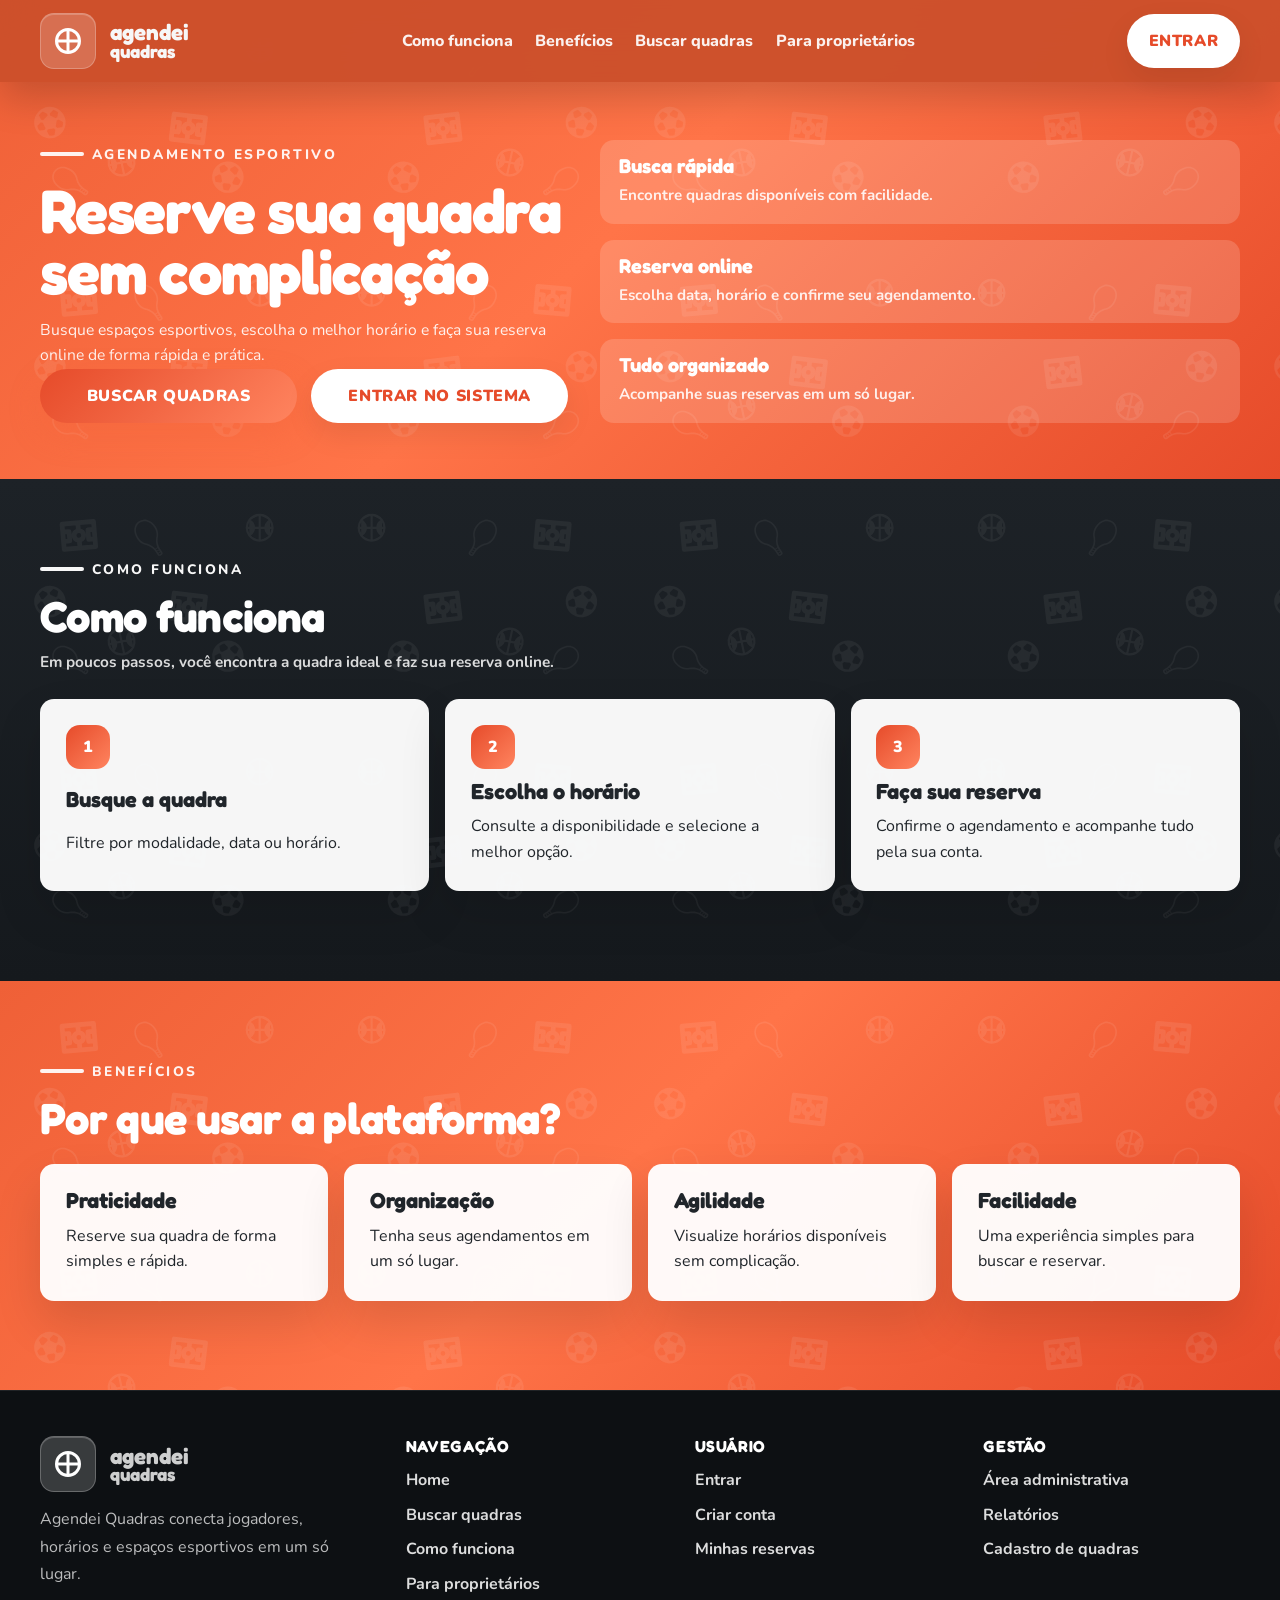
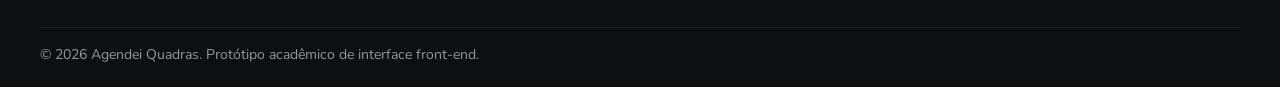
<file: index.html>
<!DOCTYPE html>
<html lang="pt-BR">
  <head>
    <meta charset="UTF-8" />
    <meta name="viewport" content="width=device-width, initial-scale=1.0" />
    <title>Agendei Quadras | Reserva de Quadras Esportivas</title>
    <meta
      name="description"
      content="Plataforma de agendamento de quadras esportivas em Ribeirão Preto."
    />
    <link rel="preconnect" href="https://fonts.googleapis.com" />
    <link rel="preconnect" href="https://fonts.gstatic.com" crossorigin />
    <link
      href="https://fonts.googleapis.com/css2?family=Fredoka:wght@400;500;600;700&family=Nunito:wght@400;600;700;800;900&display=swap"
      rel="stylesheet"
    />
    <link rel="stylesheet" href="css/style.css" />
  </head>
  <body data-page="hub" data-base="">
    <div class="site-shell">
      <header class="site-header is-solid">
        <div class="container header-inner">
          <a class="brand" href="index.html" aria-label="Ir para o início">
            <span class="brand-mark" aria-hidden="true"><span class="brand-grid"></span></span>
            <span class="brand-text"><strong>agendei</strong><span>quadras</span></span>
          </a>

          <nav class="main-nav" aria-label="Navegação principal">
            <button
              class="nav-toggle"
              type="button"
              aria-expanded="false"
              aria-controls="nav-menu"
              aria-label="Abrir menu"
            >
              <span></span>
              <span></span>
              <span></span>
            </button>

            <ul class="nav-menu" id="nav-menu">
              <li><a href="#como-funciona">Como funciona</a></li>
              <li><a href="#beneficios">Benefícios</a></li>
              <li><a href="pages/quadras.html">Buscar quadras</a></li>
              <li><a href="pages/proprietarios.html">Para proprietários</a></li>
            </ul>
          </nav>

          <div class="header-actions">
            <span class="header-link">Ribeirão Preto/SP</span>
            <a class="button button-light header-cta pill-cta" href="pages/login.html">Entrar</a>
          </div>
        </div>
      </header>

      <main class="app-main">
        <section class="page-hero section-orange section-pattern section-pattern-light">
          <div class="container page-hero-grid owner-hero-grid">
            <div class="page-hero-copy">
              <span class="eyebrow eyebrow-light">agendamento esportivo</span>
              <h1>Reserve sua quadra sem complicação</h1>
              <p>
                Busque espaços esportivos, escolha o melhor horário e faça sua
                reserva online de forma rápida e prática.
              </p>
              <div class="inline-actions">
                <a class="button btn-primary pill-cta" href="pages/quadras.html">Buscar quadras</a>
                <a class="button btn-secondary pill-cta" href="pages/login.html">Entrar no sistema</a>
              </div>
            </div>

            <div class="app-card-shell home-hero-cards">
              <div class="hero-info-card">
                <h3>Busca rápida</h3>
                <p>Encontre quadras disponíveis com facilidade.</p>
              </div>
              <div class="hero-info-card">
                <h3>Reserva online</h3>
                <p>Escolha data, horário e confirme seu agendamento.</p>
              </div>
              <div class="hero-info-card">
                <h3>Tudo organizado</h3>
                <p>Acompanhe suas reservas em um só lugar.</p>
              </div>
            </div>
          </div>
        </section>

        <section class="page-section section-dark section-pattern section-pattern-dark" id="como-funciona">
          <div class="container home-section">
            <div class="home-section-heading">
              <span class="eyebrow">Como funciona</span>
              <h2>Como funciona</h2>
              <p>Em poucos passos, você encontra a quadra ideal e faz sua reserva online.</p>
            </div>

            <div class="home-steps-grid">
              <article class="app-card home-step-card">
                <span>1</span>
                <h3>Busque a quadra</h3>
                <p>Filtre por modalidade, data ou horário.</p>
              </article>
              <article class="app-card home-step-card">
                <span>2</span>
                <h3>Escolha o horário</h3>
                <p>Consulte a disponibilidade e selecione a melhor opção.</p>
              </article>
              <article class="app-card home-step-card">
                <span>3</span>
                <h3>Faça sua reserva</h3>
                <p>Confirme o agendamento e acompanhe tudo pela sua conta.</p>
              </article>
            </div>
          </div>
        </section>

        <section class="page-section section-orange section-pattern section-pattern-light" id="beneficios">
          <div class="container home-section">
            <div class="home-section-heading">
              <span class="eyebrow eyebrow-light">benefícios</span>
              <h2>Por que usar a plataforma?</h2>
            </div>

            <div class="home-benefits-grid">
              <article class="app-card home-benefit-card">
                <h3>Praticidade</h3>
                <p>Reserve sua quadra de forma simples e rápida.</p>
              </article>
              <article class="app-card home-benefit-card">
                <h3>Organização</h3>
                <p>Tenha seus agendamentos em um só lugar.</p>
              </article>
              <article class="app-card home-benefit-card">
                <h3>Agilidade</h3>
                <p>Visualize horários disponíveis sem complicação.</p>
              </article>
              <article class="app-card home-benefit-card">
                <h3>Facilidade</h3>
                <p>Uma experiência simples para buscar e reservar.</p>
              </article>
            </div>
          </div>
        </section>

      </main>

      <footer class="site-footer">
        <div class="container footer-grid app-split-footer">
          <div class="footer-brand-copy">
            <a class="brand footer-brand" href="index.html" aria-label="Ir para o início">
              <span class="brand-mark" aria-hidden="true"><span class="brand-grid"></span></span>
              <span class="brand-text"><strong>agendei</strong><span>quadras</span></span>
            </a>
            <p>Agendei Quadras conecta jogadores, horários e espaços esportivos em um só lugar.</p>
          </div>
          <div class="footer-links-group">
            <strong>Navegação</strong>
            <a href="index.html">Home</a>
            <a href="pages/quadras.html">Buscar quadras</a>
            <a href="index.html#como-funciona">Como funciona</a>
            <a href="pages/proprietarios.html">Para proprietários</a>
          </div>
          <div class="footer-links-group">
            <strong>Usuário</strong>
            <a href="pages/login.html">Entrar</a>
            <a href="pages/cadastro.html">Criar conta</a>
            <a href="pages/minhas-reservas.html">Minhas reservas</a>
          </div>
          <div class="footer-links-group">
            <strong>Gestão</strong>
            <a href="pages/admin-dashboard.html">Área administrativa</a>
            <a href="pages/admin-dashboard.html#relatorios">Relatórios</a>
            <a href="pages/cadastro-proprietario.html">Cadastro de quadras</a>
          </div>
        </div>
        <div class="container footer-bottom">
          <p>© 2026 Agendei Quadras. Protótipo acadêmico de interface front-end.</p>
        </div>
      </footer>
    </div>

    <script src="js/prototipo.js"></script>
  </body>
</html>
</file>
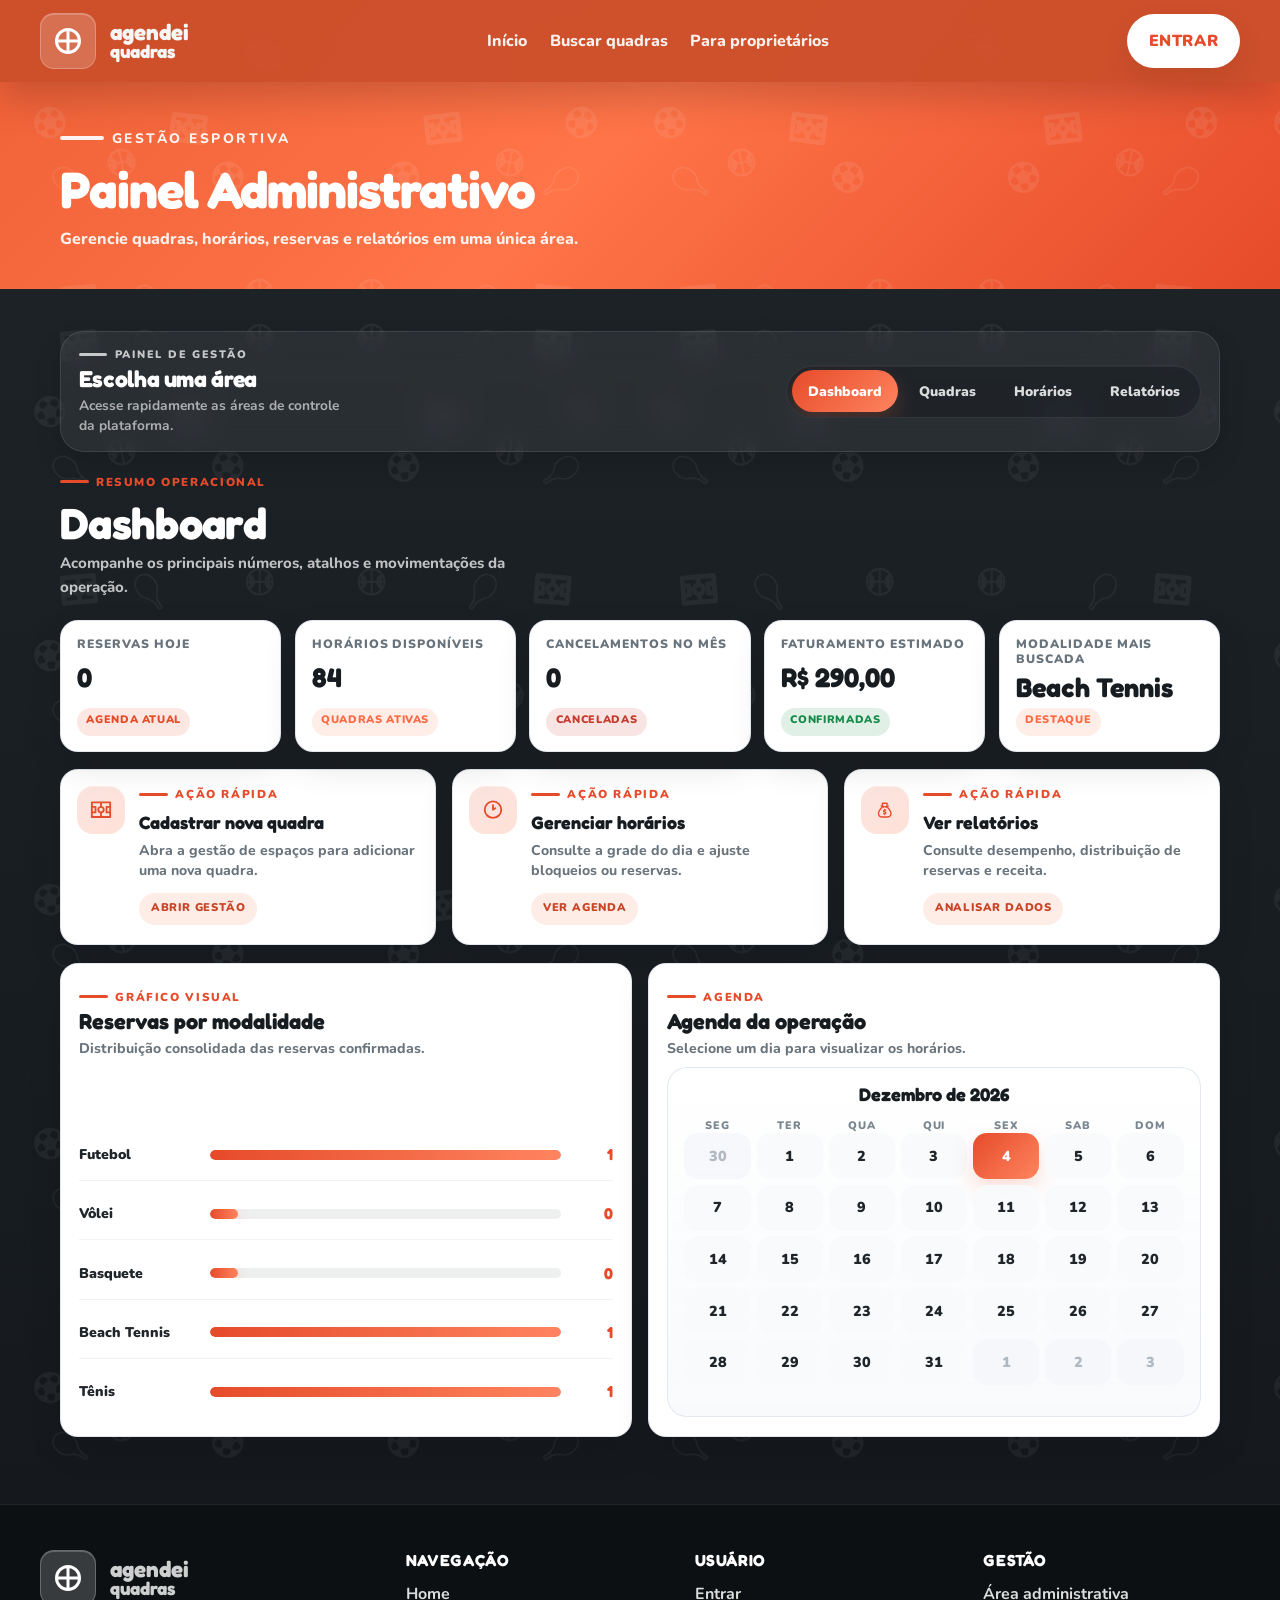
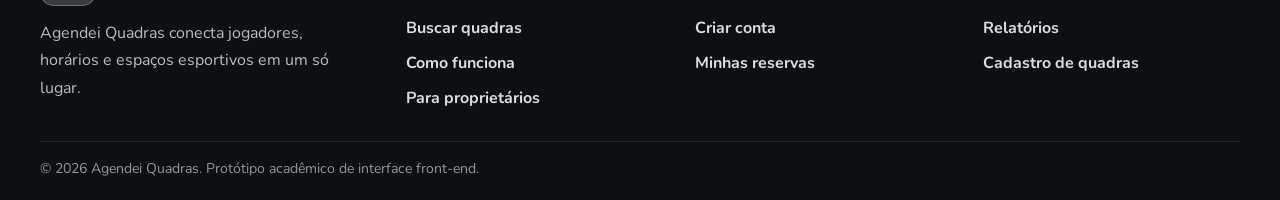
<file: pages/admin-dashboard.html>
<!DOCTYPE html>
<html lang="pt-BR">
  <head>
    <meta charset="UTF-8" />
    <meta name="viewport" content="width=device-width, initial-scale=1.0" />
    <title>Painel Administrativo | Agendei Quadras</title>
    <link rel="preconnect" href="https://fonts.googleapis.com" />
    <link rel="preconnect" href="https://fonts.gstatic.com" crossorigin />
    <link
      href="https://fonts.googleapis.com/css2?family=Fredoka:wght@400;500;600;700&family=Nunito:wght@400;600;700;800;900&display=swap"
      rel="stylesheet"
    />
    <link rel="stylesheet" href="../css/style.css" />
  </head>
  <body data-page="admin-dashboard" data-base="../">
    <div class="site-shell">
      <header class="site-header is-solid">
        <div class="container header-inner">
          <a class="brand" href="../index.html" aria-label="Ir para o início">
            <span class="brand-mark" aria-hidden="true"><span class="brand-grid"></span></span>
            <span class="brand-text"><strong>agendei</strong><span>quadras</span></span>
          </a>

          <nav class="main-nav" aria-label="Navegação geral">
            <button class="nav-toggle" type="button" aria-expanded="false" aria-controls="nav-menu" aria-label="Abrir menu">
              <span></span><span></span><span></span>
            </button>
            <ul class="nav-menu" id="nav-menu">
              <li><a href="../index.html">Início</a></li>
              <li><a href="quadras.html">Buscar quadras</a></li>
              <li><a href="proprietarios.html">Para proprietários</a></li>
              <li data-auth-only hidden><a href="#" data-logout>Sair</a></li>
            </ul>
          </nav>

          <div class="header-actions">
            <span class="header-link" data-current-user>Gestor</span>
            <a class="button button-light header-cta pill-cta" href="../index.html">Voltar ao início</a>
          </div>
        </div>
      </header>

      <main class="app-main admin-main">
        <section class="admin-hero section-orange section-pattern section-pattern-light" id="admin-hero">
          <div class="container admin-container admin-hero-grid">
            <div class="admin-hero-copy">
              <span class="eyebrow eyebrow-light" id="admin-hero-kicker">GESTÃO ESPORTIVA</span>
              <h1 id="admin-hero-title">Painel Administrativo</h1>
              <p id="admin-hero-subtitle">Gerencie quadras, horários, reservas e relatórios em uma única área.</p>
            </div>
          </div>
        </section>

        <section class="admin-workspace page-section section-dark section-pattern section-pattern-dark" id="admin-workspace">
          <div class="container admin-container admin-hub">
            <div class="admin-tabs-card">
              <div class="admin-tabs-header">
                <span class="section-kicker">PAINEL DE GESTÃO</span>
                <h2>Escolha uma área</h2>
                <p>Acesse rapidamente as áreas de controle da plataforma.</p>
              </div>

              <div class="admin-tabs" role="tablist" aria-label="Seções administrativas">
                <button class="admin-tab is-active" type="button" data-admin-tab data-target="dashboard" role="tab" aria-selected="true">Dashboard</button>
                <button class="admin-tab" type="button" data-admin-tab data-target="quadras" role="tab" aria-selected="false">Quadras</button>
                <button class="admin-tab" type="button" data-admin-tab data-target="horarios" role="tab" aria-selected="false">Horários</button>
                <button class="admin-tab" type="button" data-admin-tab data-target="relatorios" role="tab" aria-selected="false">Relatórios</button>
              </div>
            </div>

            <div class="admin-sections admin-shell">
            <section class="admin-section admin-dashboard-section is-active" data-admin-section="dashboard" data-section="dashboard" aria-labelledby="admin-dashboard-title">
              <div class="admin-section-heading admin-dashboard-heading">
                <div class="admin-dashboard-heading-copy">
                  <span class="section-kicker">resumo operacional</span>
                  <h2 id="admin-dashboard-title">Dashboard</h2>
                  <p>Acompanhe os principais números, atalhos e movimentações da operação.</p>
                </div>
              </div>

              <div class="admin-metrics-grid" id="admin-metrics"></div>

              <div class="admin-quick-grid" aria-label="Ações rápidas">
                <button class="admin-card admin-quick-card" type="button" data-admin-go="quadras" data-target="quadras">
                  <span class="admin-quick-icon admin-quick-icon-court" aria-hidden="true"></span>
                  <span class="section-kicker">ação rápida</span>
                  <strong>Cadastrar nova quadra</strong>
                  <p>Abra a gestão de espaços para adicionar uma nova quadra.</p>
                  <span class="admin-action-text">Abrir gestão</span>
                </button>
                <button class="admin-card admin-quick-card" type="button" data-admin-go="horarios" data-target="horarios">
                  <span class="admin-quick-icon admin-quick-icon-clock" aria-hidden="true"></span>
                  <span class="section-kicker">ação rápida</span>
                  <strong>Gerenciar horários</strong>
                  <p>Consulte a grade do dia e ajuste bloqueios ou reservas.</p>
                  <span class="admin-action-text">Ver agenda</span>
                </button>
                <button class="admin-card admin-quick-card" type="button" data-admin-go="relatorios" data-target="relatorios">
                  <span class="admin-quick-icon admin-quick-icon-money" aria-hidden="true"></span>
                  <span class="section-kicker">ação rápida</span>
                  <strong>Ver relatórios</strong>
                  <p>Consulte desempenho, distribuição de reservas e receita.</p>
                  <span class="admin-action-text">Analisar dados</span>
                </button>
              </div>

              <div class="admin-content-grid admin-dashboard-lower-grid">
                <article class="admin-card admin-chart-card">
                  <div class="admin-card-heading">
                    <div>
                      <span class="section-kicker">gráfico visual</span>
                      <h3>Reservas por modalidade</h3>
                      <p>Distribuição consolidada das reservas confirmadas.</p>
                    </div>
                  </div>
                  <div class="chart-rows admin-chart-rows" id="admin-chart"></div>
                </article>

                <article class="admin-card admin-list-card">
                  <div class="admin-card-heading">
                    <div>
                      <span class="section-kicker">agenda</span>
                      <h3>Agenda da operação</h3>
                      <p>Selecione um dia para visualizar os horários.</p>
                    </div>
                  </div>
                  <div class="admin-reservation-list" id="admin-upcoming"></div>
                </article>
              </div>
            </section>

            <section class="admin-section" data-admin-section="quadras" data-section="quadras" aria-labelledby="admin-quadras-title" hidden>
              <div class="admin-section-heading">
                <div>
                  <span class="section-kicker">cadastro e gestão</span>
                  <h2 id="admin-quadras-title">Gerenciar Quadras</h2>
                  <small class="admin-section-note">Configure informações, fotos, horários de funcionamento e disponibilidade da quadra.</small>
                </div>
                <p>Cadastre, edite e organize os espaços disponíveis no protótipo.</p>
              </div>

              <form class="admin-court-builder" id="admin-court-form" novalidate>
                <div class="admin-court-stepper" aria-label="Etapas do cadastro da quadra">
                  <button class="is-active" type="button" data-court-step-nav="dados">1. Dados da quadra</button>
                  <button type="button" data-court-step-nav="funcionamento">2. Funcionamento</button>
                  <button type="button" data-court-step-nav="fotos">3. Fotos da quadra</button>
                </div>

                <article class="admin-card admin-form-card admin-court-panel" data-court-step="dados">
                  <div class="admin-card-heading">
                    <div>
                      <span class="section-kicker">dados</span>
                      <h3 id="admin-court-form-title">Dados da quadra</h3>
                    </div>
                  </div>

                  <div class="form-grid admin-form-grid admin-court-data-grid">
                    <label>
                      Nome da quadra
                      <input type="text" name="nome" placeholder="Ex.: Arena Central" required />
                    </label>
                    <label>
                      Modalidade
                      <select name="modalidade" required>
                        <option value="">Selecione</option>
                        <option>Futebol</option>
                        <option>Basquete</option>
                        <option>Vôlei</option>
                        <option>Beach Tennis</option>
                        <option>Tênis</option>
                      </select>
                    </label>
                    <label>
                      CEP
                      <input
                        type="text"
                        name="cep"
                        inputmode="numeric"
                        maxlength="9"
                        placeholder="Ex.: 14025-080"
                        autocomplete="postal-code"
                      />
                    </label>
                    <label>
                      Bairro
                      <input type="text" name="bairro" placeholder="Ex.: Jardim Paulista" autocomplete="address-level2" required />
                    </label>
                    <label>
                      Endereço
                      <input
                        type="text"
                        name="endereco"
                        placeholder="Ex.: Rua das Palmeiras"
                        autocomplete="street-address"
                      />
                    </label>
                    <label>
                      Número da residência
                      <input
                        type="text"
                        name="numero"
                        inputmode="numeric"
                        placeholder="Ex.: 120"
                      />
                    </label>
                    <label>
                      Preço por hora
                      <input
                        type="text"
                        name="preco"
                        inputmode="numeric"
                        placeholder="Ex.: R$ 120,00"
                        autocomplete="off"
                        required
                      />
                    </label>
                    <label>
                      Status
                      <select name="status">
                        <option>Ativa</option>
                        <option>Inativa</option>
                      </select>
                    </label>
                  </div>
                  <p class="form-message" id="admin-court-cep-message" aria-live="polite"></p>

                  <div class="admin-card-heading admin-court-subheading">
                    <div>
                      <span class="section-kicker">estrutura</span>
                      <h3>Estrutura disponível</h3>
                    </div>
                  </div>

                  <div class="admin-facility-grid">
                    <label class="facility-option"><input type="checkbox" name="estrutura" value="Iluminação" /><span>Colete de Jogo</span></label>
                    <label class="facility-option"><input type="checkbox" name="estrutura" value="Vestiário" /><span>Vestiário</span></label>
                    <label class="facility-option"><input type="checkbox" name="estrutura" value="Estacionamento" /><span>Estacionamento</span></label>
                    <label class="facility-option"><input type="checkbox" name="estrutura" value="Bebedouro" /><span>Bebedouro</span></label>
                    <label class="facility-option"><input type="checkbox" name="estrutura" value="Lanchonete" /><span>Lanchonete</span></label>
                    <label class="facility-option"><input type="checkbox" name="estrutura" value="Quadra coberta" /><span>Quadra coberta</span></label>
                    <label class="facility-option"><input type="checkbox" name="estrutura" value="Churrasqueira" /><span>Churrasqueira</span></label>
                    <label class="facility-option"><input type="checkbox" name="estrutura" value="Arquibancada" /><span>Arquibancada</span></label>
                  </div>

                  <div class="admin-court-form-actions">
                    <button class="button btn-primary" type="button" data-court-next>Próxima etapa</button>
                  </div>
                </article>

                <div class="admin-court-split-grid">
                  <article class="admin-card admin-form-card admin-court-panel" data-court-step="fotos" hidden>
                    <div class="admin-card-heading">
                      <div>
                        <span class="section-kicker">vitrine</span>
                        <h3>Fotos da quadra</h3>
                        <p>Adicione imagens para exibir na busca e nos detalhes da quadra.</p>
                      </div>
                    </div>

                    <label class="admin-photo-dropzone" for="admin-court-photos">
                      <input id="admin-court-photos" type="file" name="fotos" accept="image/*" multiple />
                      <span>Clique para enviar fotos ou arraste imagens aqui</span>
                      <small>Use imagens horizontais para melhor visualização.</small>
                    </label>
                    <div class="admin-photo-preview-grid" id="admin-photo-preview" aria-live="polite"></div>

                    <div class="admin-court-form-actions">
                      <button class="button btn-secondary" type="button" data-court-prev>Voltar</button>
                      <button class="button btn-primary" type="submit" id="admin-court-submit">Salvar quadra</button>
                    </div>
                  </article>

                  <article class="admin-card admin-form-card admin-court-panel" data-court-step="funcionamento" hidden>
                    <div class="admin-card-heading">
                      <div>
                        <span class="section-kicker">agenda</span>
                        <h3>Funcionamento</h3>
                        <p>Defina os dias e horários em que a quadra poderá receber reservas.</p>
                      </div>
                    </div>

                    <div class="admin-operating-block">
                      <div>
                        <strong class="detail-label">Dias de funcionamento</strong>
                        <p>Dias desmarcados ficam indisponíveis para reservas.</p>
                      </div>
                      <div class="admin-weekday-presets">
                        <button type="button" data-weekday-preset="all">Abrir todos os dias</button>
                        <button type="button" data-weekday-preset="weekdays">Seg a Sex</button>
                        <button type="button" data-weekday-preset="weekend">Fins de semana</button>
                        <button type="button" data-weekday-preset="clear">Limpar</button>
                      </div>
                      <div class="admin-weekday-grid">
                        <label class="admin-choice-chip"><input type="checkbox" name="diasFuncionamento" value="dom" checked /><span>Domingo</span></label>
                        <label class="admin-choice-chip"><input type="checkbox" name="diasFuncionamento" value="seg" checked /><span>Segunda</span></label>
                        <label class="admin-choice-chip"><input type="checkbox" name="diasFuncionamento" value="ter" checked /><span>Terça</span></label>
                        <label class="admin-choice-chip"><input type="checkbox" name="diasFuncionamento" value="qua" checked /><span>Quarta</span></label>
                        <label class="admin-choice-chip"><input type="checkbox" name="diasFuncionamento" value="qui" checked /><span>Quinta</span></label>
                        <label class="admin-choice-chip"><input type="checkbox" name="diasFuncionamento" value="sex" checked /><span>Sexta</span></label>
                        <label class="admin-choice-chip"><input type="checkbox" name="diasFuncionamento" value="sab" checked /><span>Sábado</span></label>
                      </div>
                    </div>

                    <div class="admin-operating-block admin-day-switcher-card">
                      <div>
                        <strong class="detail-label">Dia para configurar</strong>
                        <p>Escolha um dos dias selecionados para ajustar o horário de funcionamento.</p>
                      </div>
                      <div class="admin-day-switcher" id="admin-day-hours-selector"></div>
                    </div>

                    <div class="form-grid admin-form-grid admin-hours-grid">
                      <label>
                        Horário de abertura
                        <input type="hidden" name="abertura" value="08:00" />
                        <div id="admin-open-time-picker" class="time-picker-shell"></div>
                      </label>
                      <label>
                        Horário de fechamento
                        <input type="hidden" name="fechamento" value="22:00" />
                        <div id="admin-close-time-picker" class="time-picker-shell"></div>
                      </label>
                      <label>
                        Duração padrão da reserva
                        <select name="duracaoPadrao">
                          <option value="30">30 minutos</option>
                          <option value="60" selected>1 hora</option>
                          <option value="90">1h30</option>
                          <option value="120">2 horas</option>
                        </select>
                      </label>
                    </div>
                    <p class="toolbar-helper" id="admin-day-hours-helper"></p>
                    <p class="form-message" id="admin-hours-message" aria-live="polite"></p>

                    <div class="admin-pause-card">
                      <label class="admin-toggle-row">
                        <input type="checkbox" name="pausaAtiva" />
                        <span class="admin-toggle-control" aria-hidden="true"><span class="admin-toggle-knob"></span></span>
                        <span class="admin-toggle-copy">
                          <strong>Horários de pausa</strong>
                          <small>Defina um ou mais intervalos em que a quadra ficará indisponível.</small>
                        </span>
                      </label>
                      <p id="admin-pause-helper">Sem pausa: todos os horários dentro do funcionamento ficam disponíveis.</p>
                      <div class="admin-pause-fields" id="admin-pause-fields" hidden>
                        <div class="admin-pause-list" id="admin-pause-list"></div>
                        <button class="admin-pause-add" id="admin-pause-add" type="button" aria-label="Adicionar novo horário de pausa">
                          <span aria-hidden="true">+</span>
                          <span>Adicionar pausa</span>
                        </button>
                      </div>
                      <p class="form-message" id="admin-pause-message" aria-live="polite"></p>
                    </div>

                    <div class="admin-court-form-actions">
                      <button class="button btn-secondary" type="button" data-court-prev>Voltar</button>
                      <button class="button btn-primary" type="button" data-court-next>Próxima etapa</button>
                    </div>
                  </article>
                </div>
              </form>

              <article class="admin-card admin-table-card">
                <div class="admin-card-heading">
                  <div>
                    <span class="section-kicker">cadastros</span>
                    <h3>Quadras registradas</h3>
                  </div>
                </div>
                <div class="table-responsive admin-table-wrap">
                  <table class="data-table admin-table">
                    <thead>
                      <tr>
                        <th>Quadra</th>
                        <th>Modalidade</th>
                        <th>Bairro</th>
                        <th>Preço</th>
                        <th>Status</th>
                        <th>Ações</th>
                      </tr>
                    </thead>
                    <tbody id="admin-courts-table"></tbody>
                  </table>
                </div>
              </article>
            </section>

            <section class="admin-section" data-admin-section="horarios" data-section="horarios" aria-labelledby="admin-horarios-title" hidden>
              <div class="admin-section-heading">
                <div>
                  <span class="section-kicker">controle operacional</span>
                  <h2 id="admin-horarios-title">Gerenciar Horários</h2>
                  <small class="admin-section-note">Controle disponibilidade, bloqueios e exceções da agenda de cada quadra.</small>
                </div>
                <p>Selecione a quadra e a data para editar a agenda diária e aplicar bloqueios específicos.</p>
              </div>

              <article class="admin-card admin-filter-card admin-schedule-context-card">
                <div class="admin-schedule-context-layout">
                  <div class="admin-schedule-context-copy">
                    <span class="section-kicker">contexto do dia</span>
                    <h3>Quadra, data e regra base</h3>
                    <p>Escolha a quadra e a data para visualizar a disponibilidade.</p>
                    <label class="toolbar-field admin-schedule-context-field">
                      Selecionar quadra
                      <select id="admin-schedule-court"></select>
                    </label>
                    <div class="admin-schedule-context-base" id="admin-schedule-context-base">
                      <strong id="admin-schedule-context-selected">-</strong>
                      <p id="admin-schedule-context-hours">Funcionamento padrão: -</p>
                      <p id="admin-schedule-context-days">Dias ativos: -</p>
                    </div>
                  </div>
                  <div class="admin-schedule-context-calendar">
                    <div id="admin-schedule-date" class="date-picker-shell"></div>
                  </div>
                </div>
              </article>

              <div class="admin-schedule-layout">
                <article class="admin-card admin-schedule-actions-card">
                  <div class="admin-card-heading">
                    <div>
                      <span class="section-kicker">ações operacionais</span>
                      <h3>Ações da data</h3>
                    </div>
                  </div>
                  <div class="admin-schedule-actions-grid">
                    <button class="button btn-primary" id="admin-block-full-day" type="button">Bloquear Data</button>
                    <button class="button btn-secondary" id="admin-release-full-day" type="button">Liberar data</button>
                    <button class="button btn-secondary" id="admin-add-partial-block" type="button">Bloqueio Parcial</button>
                    <button class="button btn-secondary" id="admin-reset-day" type="button">Voltar ao Padrão</button>
                  </div>
                </article>

                <article class="admin-card admin-schedule-summary-card">
                  <div class="admin-card-heading">
                    <div>
                      <span class="section-kicker">visão do dia</span>
                      <h3>Resumo da data</h3>
                    </div>
                  </div>
                  <div class="admin-day-summary-grid" id="admin-day-summary-grid"></div>
                  <div class="admin-day-alert" id="admin-day-alert" hidden></div>
                </article>
              </div>

              <article class="admin-card admin-schedule-card">
                <div class="admin-card-heading">
                  <div>
                    <span class="section-kicker">grade diária</span>
                    <h3>Grade do dia</h3>
                    <p>Visualize e edite a disponibilidade por faixa de horário.</p>
                  </div>
                </div>
                <div class="admin-schedule-banner" id="admin-schedule-banner" hidden></div>
                <div class="admin-schedule-toolbar">
                  <p class="admin-schedule-inline-summary" id="admin-schedule-inline-summary"></p>
                  <button class="admin-slot-action" id="admin-toggle-closed-slots" type="button">Mostrar horários fechados</button>
                </div>
                <div class="admin-schedule-periods" id="admin-schedule-grid"></div>
              </article>

            </section>

            <section class="admin-section" data-admin-section="relatorios" data-section="relatorios" aria-labelledby="admin-relatorios-title" hidden>
              <div class="admin-section-heading report-section-heading">
                <div>
                  <span class="section-kicker">inteligência da operação</span>
                  <h2 id="admin-relatorios-title">Relatórios</h2>
                  <p class="report-section-lead">Analise reservas, ocupação, receita e desempenho das quadras em tempo real.</p>
                </div>
                <div class="report-heading-note" id="report-summary-note"></div>
              </div>

              <article class="admin-card admin-filter-card report-filter-shell">
                <div class="admin-card-heading report-filter-heading">
                  <div>
                    <span class="section-kicker">filtros inteligentes</span>
                    <h3>Recorte executivo</h3>
                    <p>Combine período, quadra e modalidade para enxergar desempenho e gargalos rapidamente.</p>
                  </div>
                </div>
                <div class="toolbar-grid compact admin-filter-grid report-filter-grid">
                  <label class="toolbar-field">
                    Período
                    <select id="report-period-filter">
                      <option value="current-month">Mês atual</option>
                      <option value="previous-month">Mês anterior</option>
                      <option value="last-30-days">Últimos 30 dias</option>
                    </select>
                  </label>
                  <label class="toolbar-field">
                    Modalidade
                    <select id="report-modality-filter">
                      <option value="Todas">Todas</option>
                      <option value="Futebol">Futebol</option>
                      <option value="Basquete">Basquete</option>
                      <option value="Vôlei">Vôlei</option>
                      <option value="Beach Tennis">Beach Tennis</option>
                      <option value="Tênis">Tênis</option>
                    </select>
                  </label>
                  <label class="toolbar-field">
                    Quadra
                    <select id="report-court-filter">
                      <option value="Todas">Todas as quadras</option>
                    </select>
                  </label>
                  <div class="report-filter-actions">
                    <button class="button btn-primary" id="export-report" type="button">Exportar relatório</button>
                    <button class="button btn-secondary" id="report-clear" type="button">Limpar</button>
                    <button class="button btn-primary" id="report-apply" type="button">Aplicar filtros</button>
                  </div>
                </div>
              </article>

              <div class="admin-metrics-grid report-metrics-grid" id="report-metrics"></div>

              <div class="report-analytics-grid">
                <article class="admin-card admin-chart-card report-chart-card report-chart-card-wide">
                  <div class="admin-card-heading">
                    <div>
                      <span class="section-kicker">desempenho</span>
                      <h3>Desempenho por modalidade</h3>
                      <p>Volume de reservas dentro do recorte aplicado.</p>
                    </div>
                  </div>
                  <div class="chart-rows admin-chart-rows report-chart-rows" id="report-modality-chart"></div>
                </article>

                <article class="admin-card admin-chart-card report-chart-card">
                  <div class="admin-card-heading">
                    <div>
                      <span class="section-kicker">jornada do cliente</span>
                      <h3>Reservas por período do dia</h3>
                      <p>Veja rapidamente onde a demanda concentra.</p>
                    </div>
                  </div>
                  <div class="chart-rows admin-chart-rows report-chart-rows" id="report-period-chart"></div>
                  <div class="report-period-insights" id="report-period-insights"></div>
                </article>

                <article class="admin-card admin-chart-card report-chart-card">
                  <div class="admin-card-heading">
                    <div>
                      <span class="section-kicker">receita</span>
                      <h3>Receita por semana</h3>
                      <p>Faixas semanais reais de 7 dias dentro do período filtrado.</p>
                    </div>
                  </div>
                  <div class="chart-rows admin-chart-rows report-chart-rows" id="report-week-chart"></div>
                </article>

                <article class="admin-card admin-list-card report-ranking-card">
                  <div class="admin-card-heading">
                    <div>
                      <span class="section-kicker">ranking</span>
                      <h3>Ranking de quadras</h3>
                      <p>Quais espaços mais convertem reservas e receita.</p>
                    </div>
                  </div>
                  <div class="report-ranking-list" id="report-court-ranking"></div>
                </article>
              </div>

              <article class="admin-card admin-table-card report-table-card">
                <div class="admin-card-heading">
                  <div>
                    <span class="section-kicker">resumo operacional</span>
                    <h3>Resumo de reservas</h3>
                    <p>Leitura consolidada por data, período e status da reserva.</p>
                  </div>
                  <div class="report-summary-controls">
                    <label class="toolbar-field report-summary-filter">
                      Status da reserva
                      <select id="report-status-filter">
                        <option value="Todas">Todas</option>
                        <option value="Confirmada">Confirmadas</option>
                        <option value="Cancelada">Canceladas</option>
                        <option value="Pendente">Pendentes</option>
                      </select>
                    </label>
                    <div class="report-summary-nav" id="report-summary-nav" hidden>
                      <button class="report-summary-nav-button is-prev" id="report-summary-prev" type="button" aria-label="Ver coluna anterior"></button>
                      <span class="report-summary-nav-label" id="report-summary-page">Coluna 1 de 1</span>
                      <button class="report-summary-nav-button is-next" id="report-summary-next" type="button" aria-label="Ver próxima coluna"></button>
                    </div>
                  </div>
                </div>
                <div class="table-responsive admin-table-wrap">
                  <table class="data-table admin-table">
                    <thead>
                      <tr>
                        <th>Data</th>
                        <th>Período</th>
                        <th>Quadra</th>
                        <th>Modalidade</th>
                        <th>Status</th>
                        <th>Quantidade de reservas</th>
                        <th>Receita estimada</th>
                      </tr>
                    </thead>
                    <tbody id="report-table"></tbody>
                  </table>
                </div>
              </article>
            </section>
            </div>
          </div>
        </section>
      </main>

      <footer class="site-footer">
        <div class="container footer-grid app-split-footer">
          <div class="footer-brand-copy">
            <a class="brand footer-brand" href="../index.html" aria-label="Ir para o início">
              <span class="brand-mark" aria-hidden="true"><span class="brand-grid"></span></span>
              <span class="brand-text"><strong>agendei</strong><span>quadras</span></span>
            </a>
            <p>Agendei Quadras conecta jogadores, horários e espaços esportivos em um só lugar.</p>
          </div>
          <div class="footer-links-group">
            <strong>Navegação</strong>
            <a href="../index.html">Home</a>
            <a href="quadras.html">Buscar quadras</a>
            <a href="../index.html#como-funciona">Como funciona</a>
            <a href="proprietarios.html">Para proprietários</a>
          </div>
          <div class="footer-links-group">
            <strong>Usuário</strong>
            <a href="login.html">Entrar</a>
            <a href="cadastro.html">Criar conta</a>
            <a href="minhas-reservas.html">Minhas reservas</a>
          </div>
          <div class="footer-links-group">
            <strong>Gestão</strong>
            <a href="admin-dashboard.html">Área administrativa</a>
            <a href="admin-dashboard.html#relatorios">Relatórios</a>
            <a href="cadastro-proprietario.html">Cadastro de quadras</a>
          </div>
        </div>
        <div class="container footer-bottom">
          <p>© 2026 Agendei Quadras. Protótipo acadêmico de interface front-end.</p>
        </div>
      </footer>
    </div>

    <script src="../js/prototipo.js"></script>
  </body>
</html>
</file>
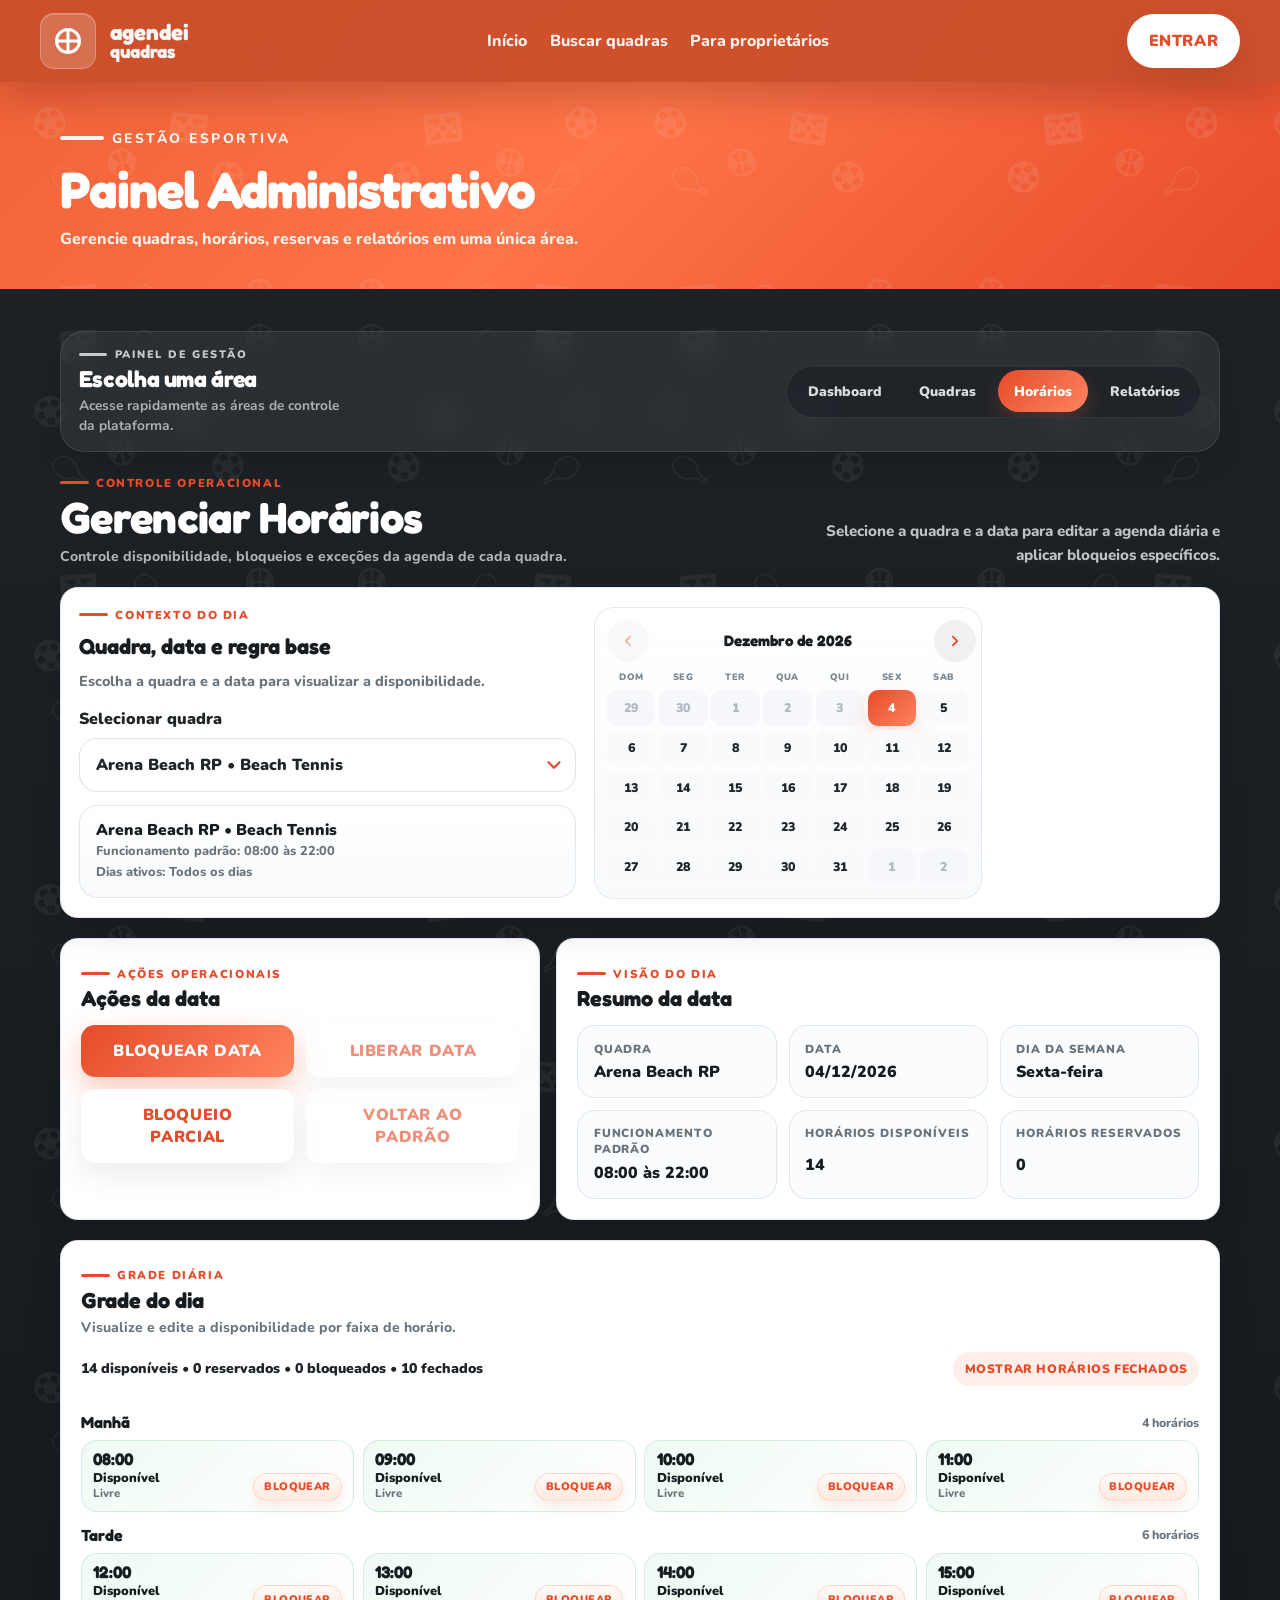
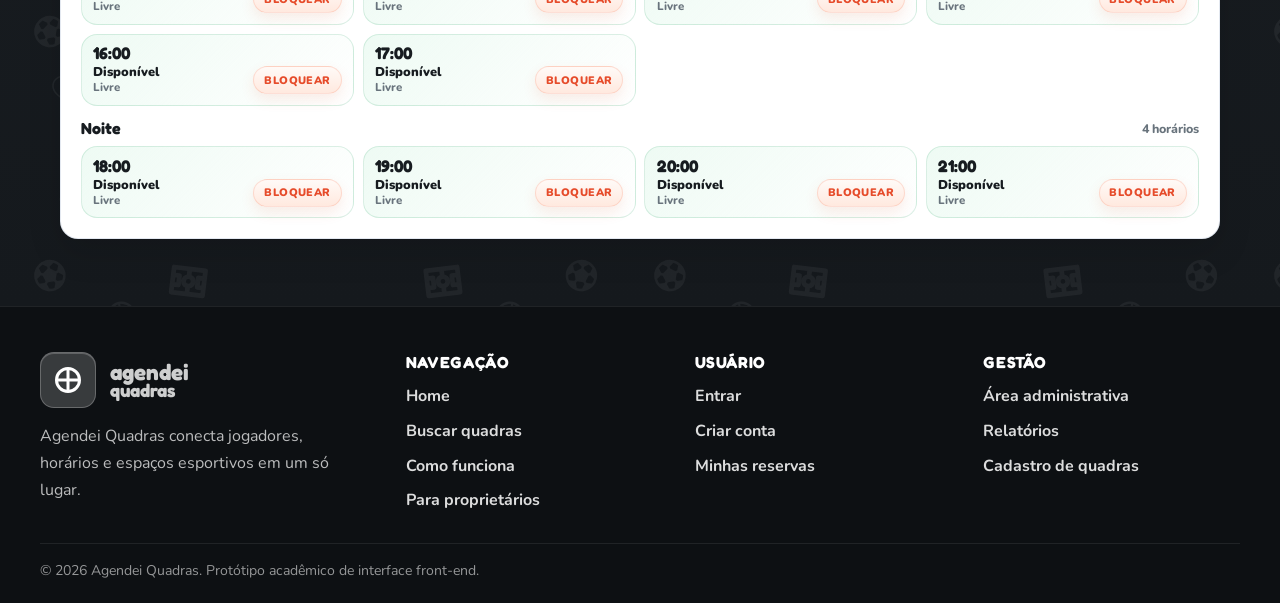
<file: pages/admin-horarios.html>
<!DOCTYPE html>
<html lang="pt-BR">
  <head>
    <meta charset="UTF-8" />
    <meta name="viewport" content="width=device-width, initial-scale=1.0" />
    <meta http-equiv="refresh" content="0; url=admin-dashboard.html#horarios" />
    <title>Gerenciar Horários | Agendei Quadras</title>
    <link rel="canonical" href="admin-dashboard.html#horarios" />
    <script>
      window.location.replace("admin-dashboard.html#horarios");
    </script>
  </head>
  <body>
    <p>Redirecionando para <a href="admin-dashboard.html#horarios">Gerenciar Horários</a>.</p>
  </body>
</html>
</file>
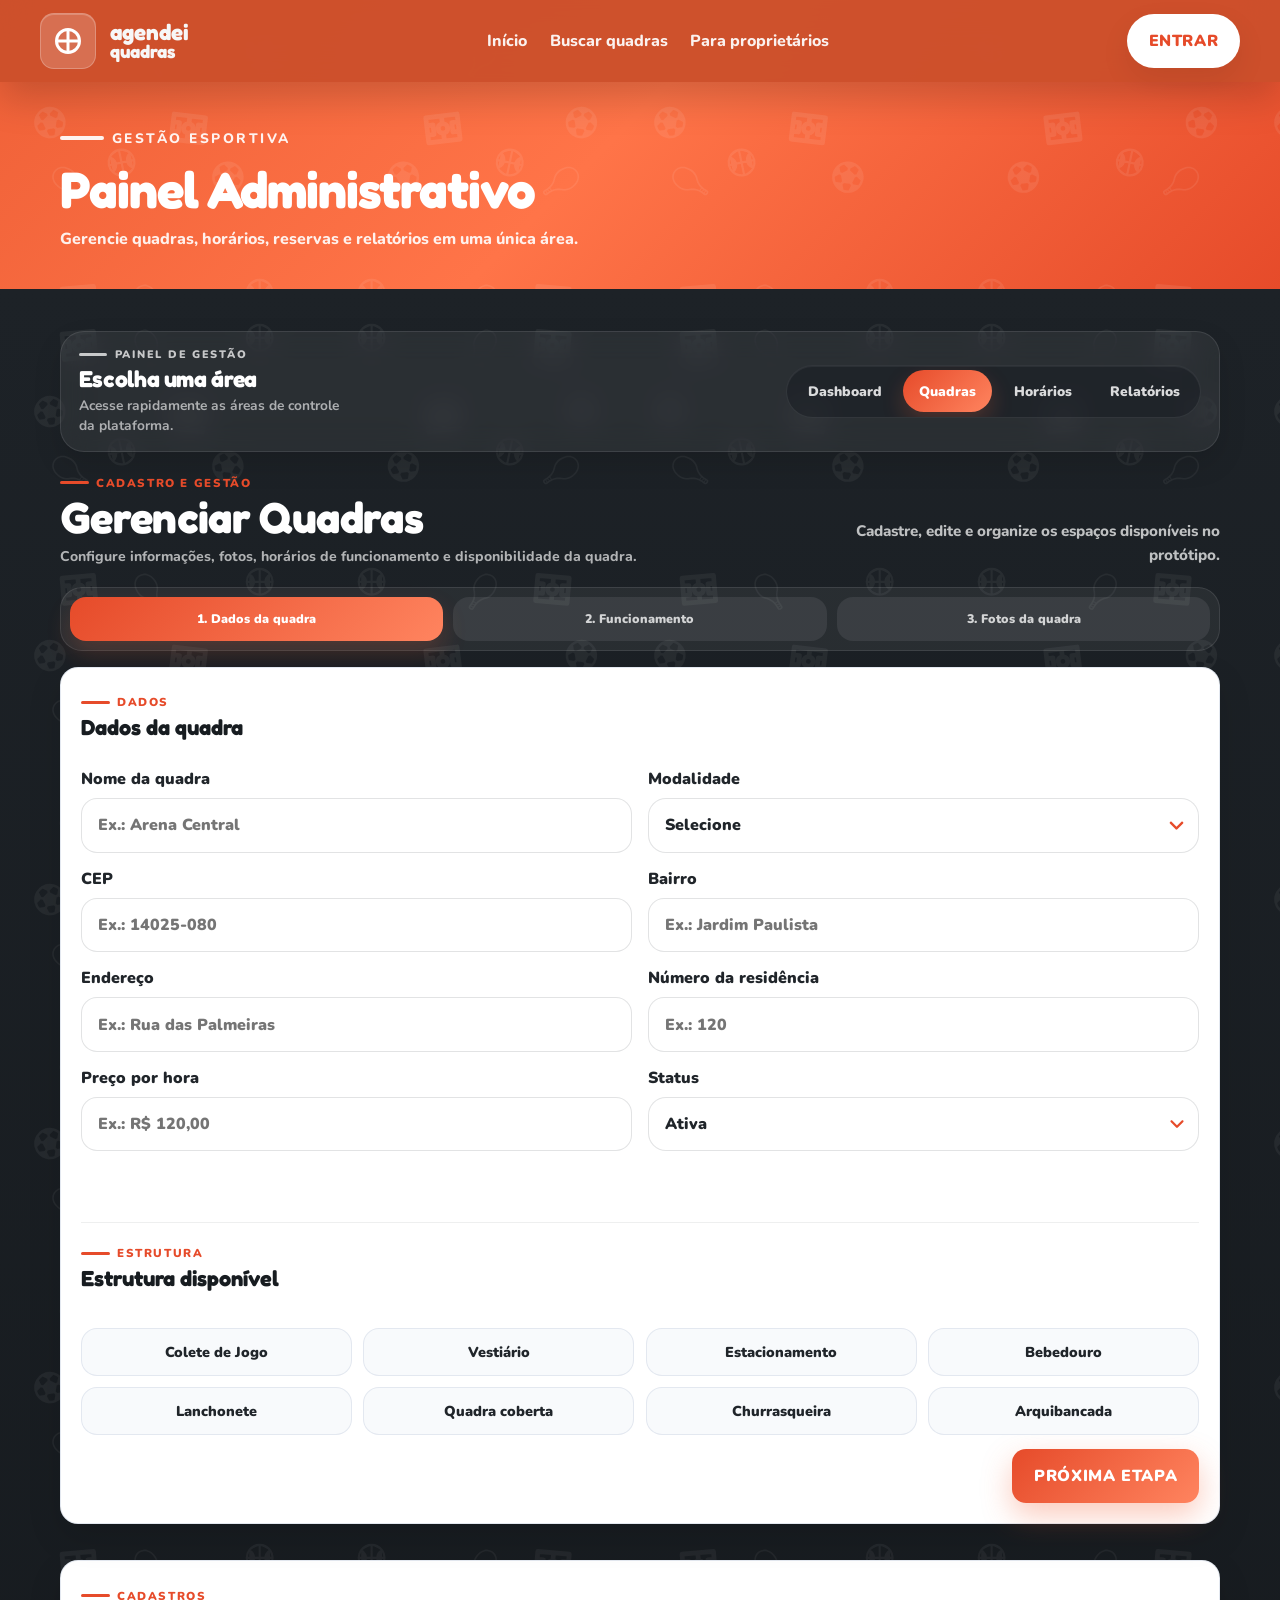
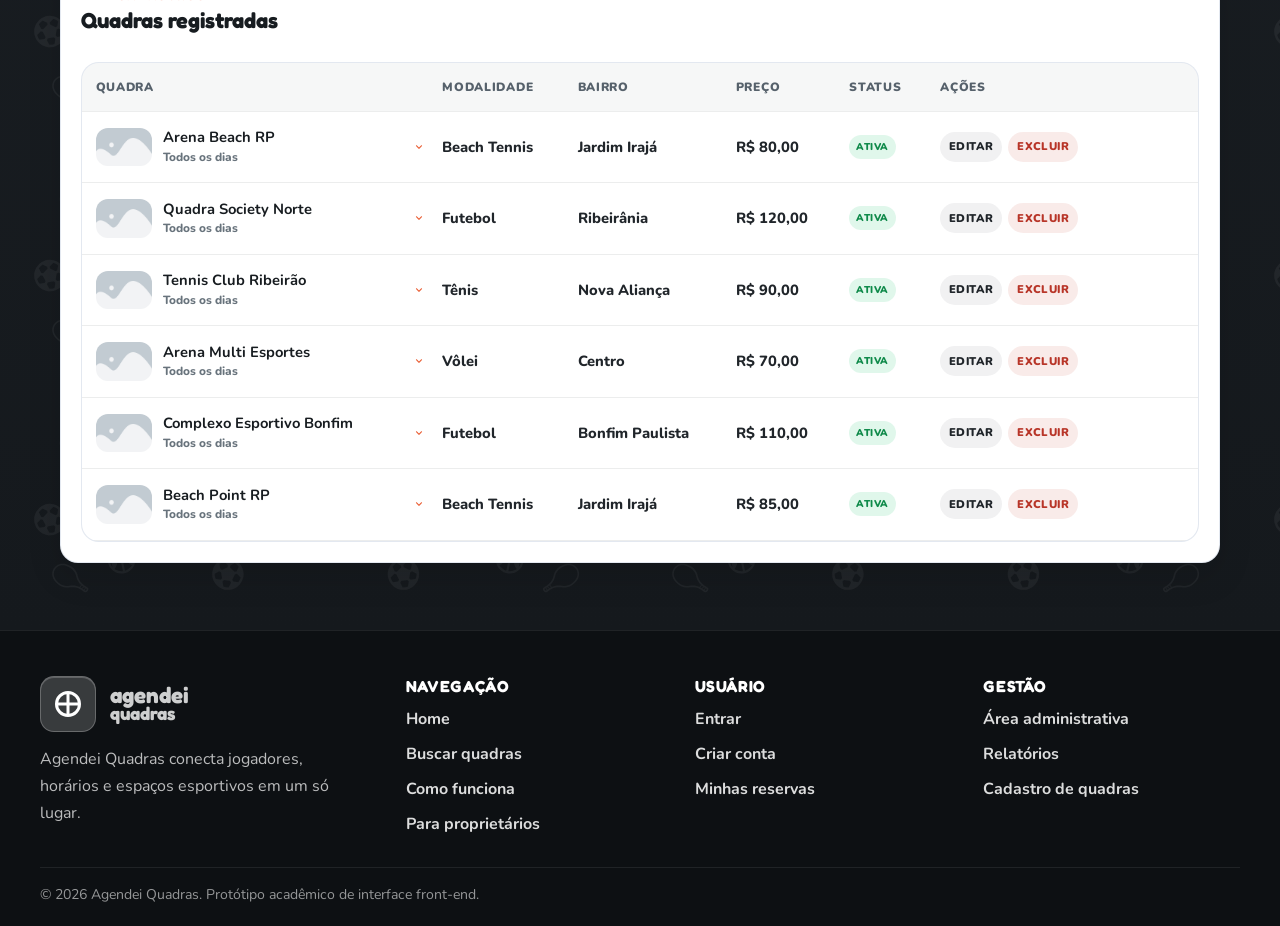
<file: pages/admin-quadras.html>
<!DOCTYPE html>
<html lang="pt-BR">
  <head>
    <meta charset="UTF-8" />
    <meta name="viewport" content="width=device-width, initial-scale=1.0" />
    <meta http-equiv="refresh" content="0; url=admin-dashboard.html#quadras" />
    <title>Gerenciar Quadras | Agendei Quadras</title>
    <link rel="canonical" href="admin-dashboard.html#quadras" />
    <script>
      window.location.replace("admin-dashboard.html#quadras");
    </script>
  </head>
  <body>
    <p>Redirecionando para <a href="admin-dashboard.html#quadras">Gerenciar Quadras</a>.</p>
  </body>
</html>
</file>
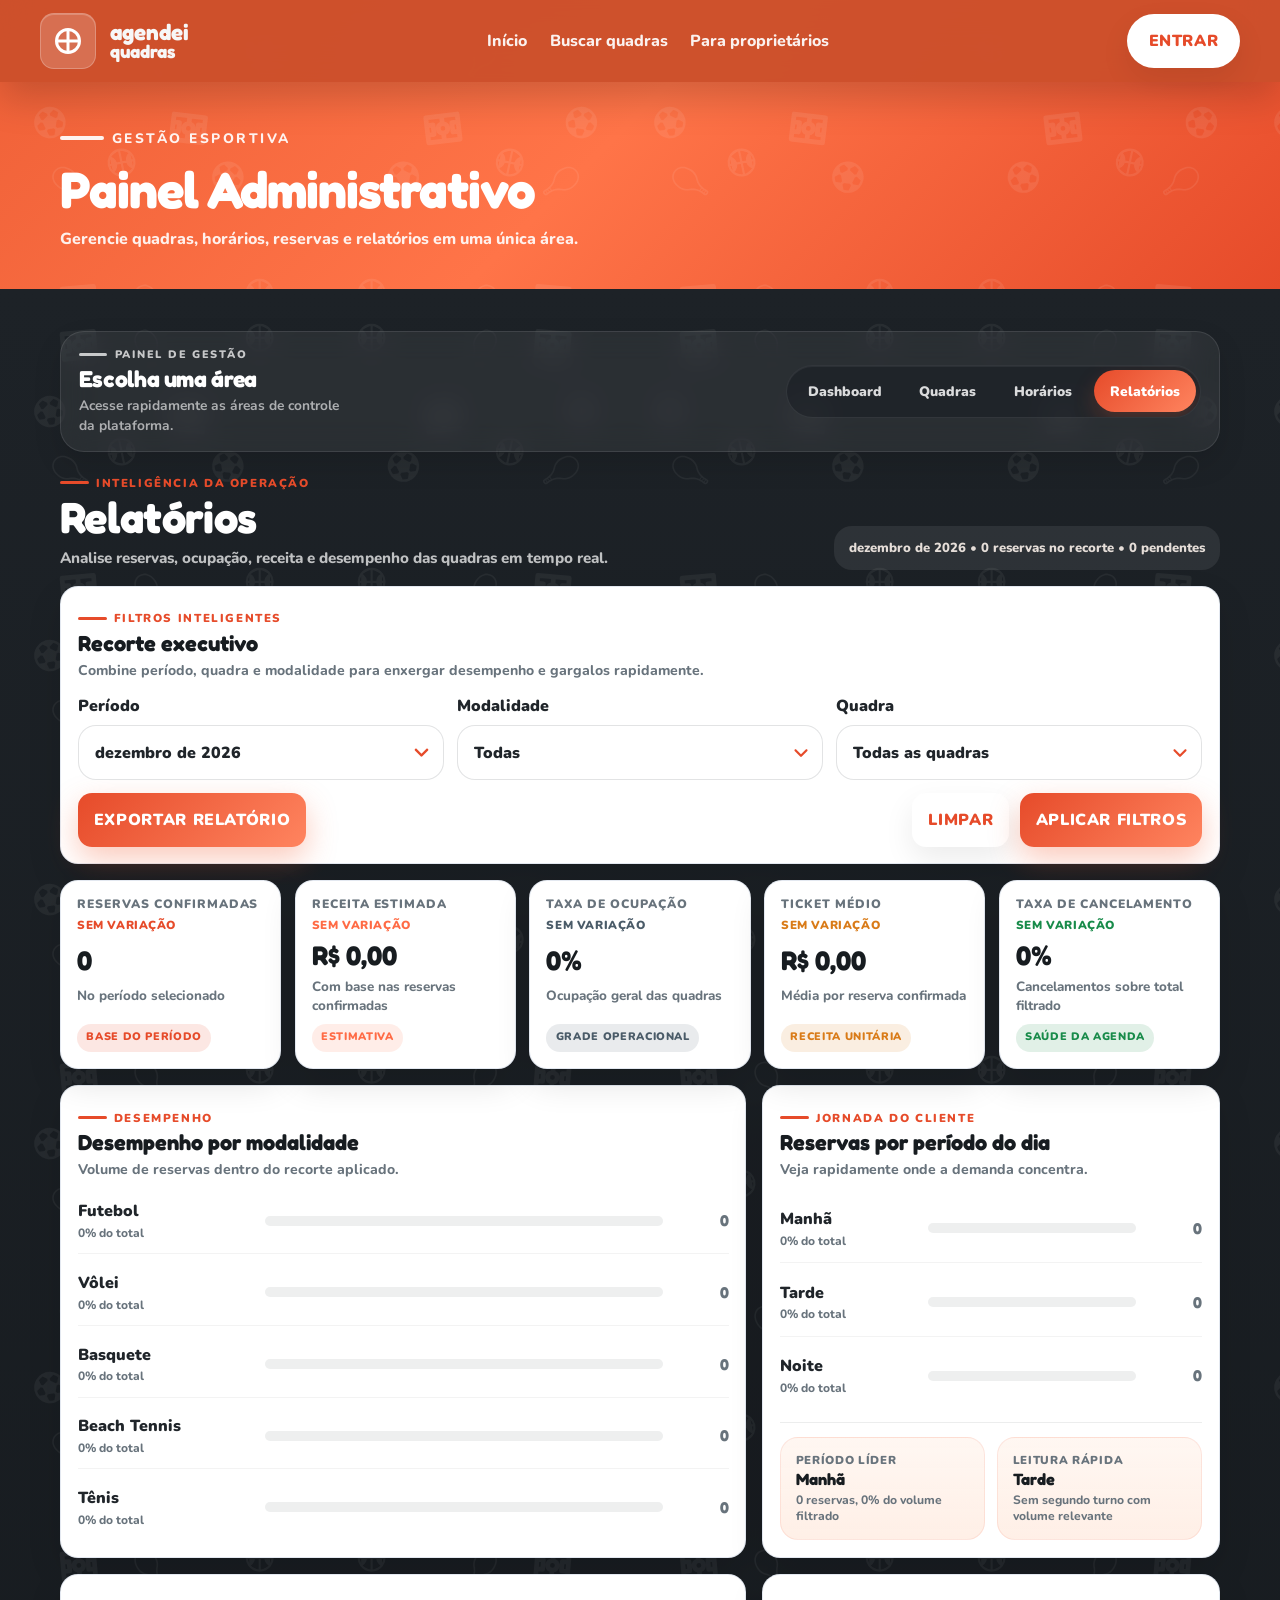
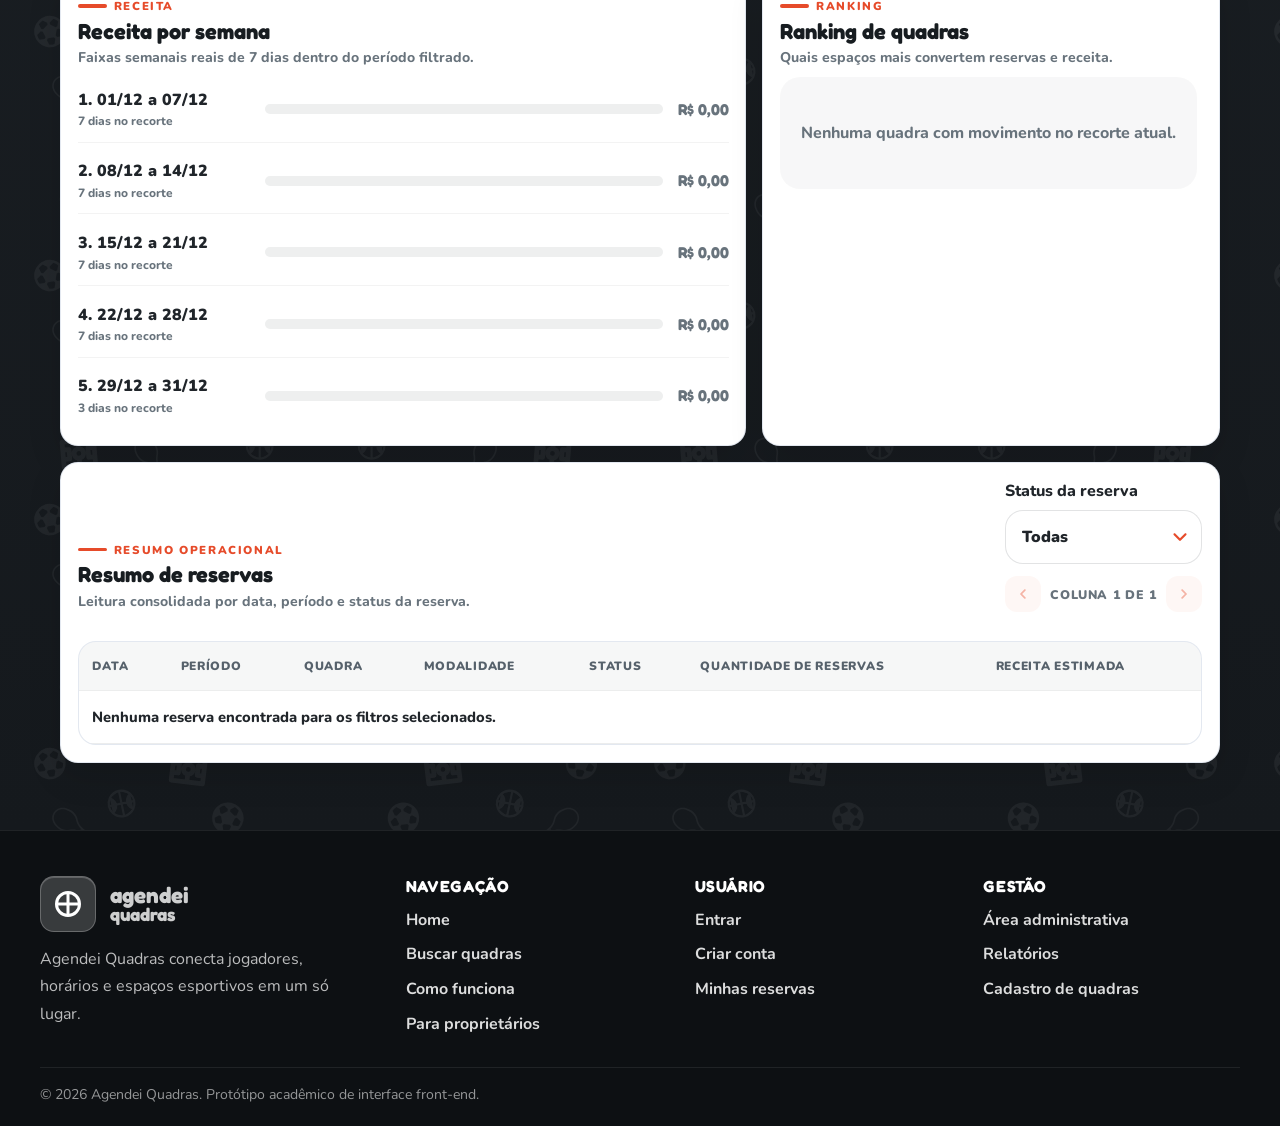
<file: pages/admin-relatorios.html>
<!DOCTYPE html>
<html lang="pt-BR">
  <head>
    <meta charset="UTF-8" />
    <meta name="viewport" content="width=device-width, initial-scale=1.0" />
    <meta http-equiv="refresh" content="0; url=admin-dashboard.html#relatorios" />
    <title>Relatórios | Agendei Quadras</title>
    <link rel="canonical" href="admin-dashboard.html#relatorios" />
    <script>
      window.location.replace("admin-dashboard.html#relatorios");
    </script>
  </head>
  <body>
    <p>Redirecionando para <a href="admin-dashboard.html#relatorios">Relatórios</a>.</p>
  </body>
</html>
</file>
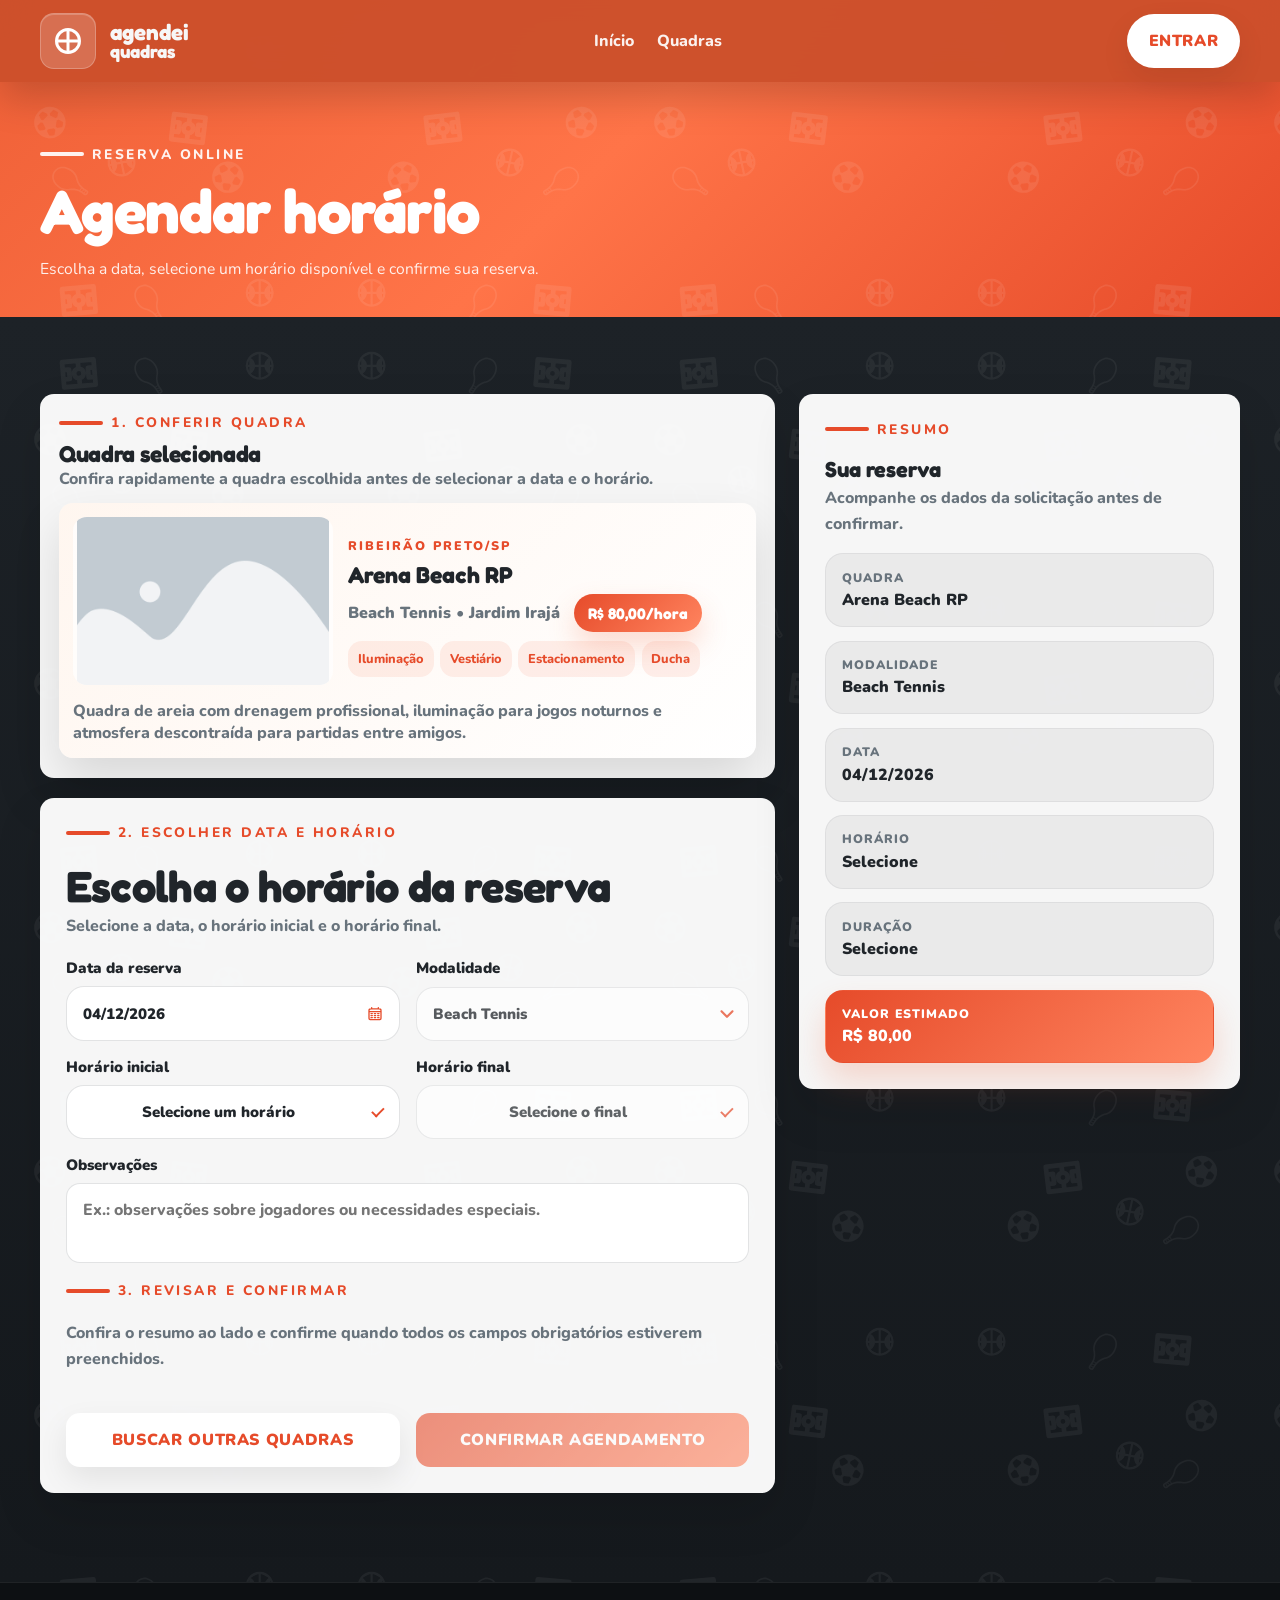
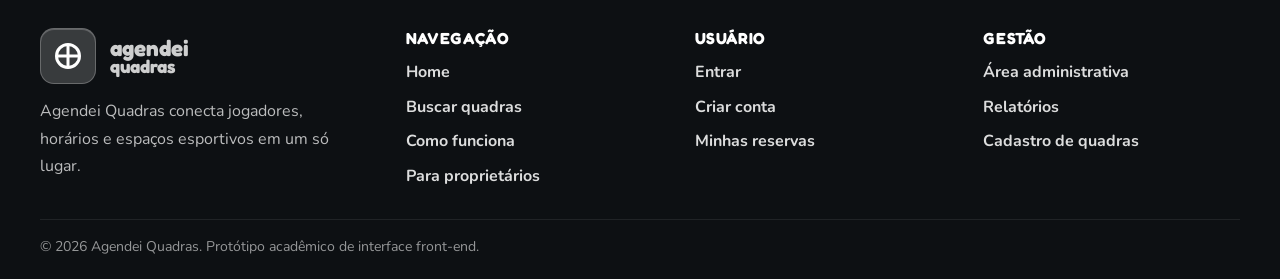
<file: pages/agendamento.html>
<!DOCTYPE html>
<html lang="pt-BR">
  <head>
    <meta charset="UTF-8" />
    <meta name="viewport" content="width=device-width, initial-scale=1.0" />
    <title>Agendar Horário | Agendei Quadras</title>
    <link rel="preconnect" href="https://fonts.googleapis.com" />
    <link rel="preconnect" href="https://fonts.gstatic.com" crossorigin />
    <link
      href="https://fonts.googleapis.com/css2?family=Fredoka:wght@400;500;600;700&family=Nunito:wght@400;600;700;800;900&display=swap"
      rel="stylesheet"
    />
    <link rel="stylesheet" href="../css/style.css" />
  </head>
  <body data-page="agendamento" data-base="../">
    <div class="site-shell">
      <header class="site-header is-solid">
        <div class="container header-inner">
          <a class="brand" href="../index.html" aria-label="Ir para o início">
            <span class="brand-mark" aria-hidden="true"><span class="brand-grid"></span></span>
            <span class="brand-text"><strong>agendei</strong><span>quadras</span></span>
          </a>
          <nav class="main-nav" aria-label="Navegação principal">
            <button class="nav-toggle" type="button" aria-expanded="false" aria-controls="nav-menu" aria-label="Abrir menu">
              <span></span><span></span><span></span>
            </button>
            <ul class="nav-menu" id="nav-menu">
              <li><a href="../index.html">Início</a></li>
              <li><a href="quadras.html">Quadras</a></li>
              <li data-auth-only hidden><a href="minhas-reservas.html">Minhas Reservas</a></li>
              <li class="nav-mobile-only" data-guest-only><a href="login.html">Entrar</a></li>
            </ul>
          </nav>
          <div class="header-actions">
            <span class="header-link" data-current-user>Visitante</span>
            <a class="button button-light header-cta pill-cta" href="login.html" data-header-cta>Entrar</a>
          </div>
        </div>
      </header>

      <main class="app-main">
        <section class="page-hero section-orange section-pattern section-pattern-light page-hero-simple">
          <div class="container page-hero-copy">
            <span class="eyebrow eyebrow-light">reserva online</span>
            <h1>Agendar horário</h1>
            <p>Escolha a data, selecione um horário disponível e confirme sua reserva.</p>
          </div>
        </section>

        <section class="page-section section-dark section-pattern section-pattern-dark">
          <div class="container app-grid">
            <div class="booking-layout">
              <div class="booking-main-column">
                <section class="booking-step-card booking-court-summary-section app-card" aria-labelledby="booking-step-court-title">
                  <div class="booking-step-heading">
                    <span class="eyebrow eyebrow-dark">1. Conferir quadra</span>
                    <h2 id="booking-step-court-title">Quadra selecionada</h2>
                    <p>Confira rapidamente a quadra escolhida antes de selecionar a data e o horário.</p>
                  </div>
                  <div id="agendamento-quadra"></div>
                </section>

                <form class="form-card booking-step-card" id="agendamento-form" novalidate>
                  <div class="booking-step-heading">
                    <span class="eyebrow eyebrow-dark">2. Escolher data e horário</span>
                    <h2>Escolha o horário da reserva</h2>
                    <p>Selecione a data, o horário inicial e o horário final.</p>
                  </div>

                  <p class="detail-inline-message booking-form-message" id="booking-form-message" hidden></p>

                  <div class="form-grid booking-form-grid">
                    <label class="detail-date-field">
                      <span>Data da reserva</span>
                      <div id="booking-date" class="date-picker-shell"></div>
                    </label>
                    <label class="detail-date-field">
                      <span>Modalidade</span>
                      <select id="booking-modalidade">
                        <option>Futebol</option>
                        <option>Basquete</option>
                        <option>Vôlei</option>
                        <option>Beach Tennis</option>
                        <option>Tênis</option>
                      </select>
                    </label>
                    <label class="detail-date-field">
                      <span>Horário inicial</span>
                      <div id="booking-time" class="time-picker-shell"></div>
                    </label>
                    <label class="detail-date-field">
                      <span>Horário final</span>
                      <div id="booking-end" class="time-picker-shell"></div>
                    </label>
                    <label class="detail-date-field full-width">
                      <span>Observações</span>
                      <textarea
                        name="observacoes"
                        rows="4"
                        placeholder="Ex.: observações sobre jogadores ou necessidades especiais."
                      ></textarea>
                    </label>
                  </div>

                  <div class="booking-step-heading booking-step-heading-compact">
                    <span class="eyebrow eyebrow-dark">3. Revisar e confirmar</span>
                    <p>Confira o resumo ao lado e confirme quando todos os campos obrigatórios estiverem preenchidos.</p>
                  </div>

                  <div class="form-actions booking-form-actions">
                    <a class="button btn-secondary" href="quadras.html">Buscar outras quadras</a>
                    <button class="button btn-primary is-disabled" id="booking-submit" type="submit" disabled>
                      Confirmar agendamento
                    </button>
                  </div>
                </form>
              </div>

              <aside class="app-card recap-card booking-summary-card">
                <div class="booking-step-heading booking-step-heading-compact">
                  <span class="eyebrow eyebrow-dark">RESUMO</span>
                  <h3>Sua reserva</h3>
                  <p>Acompanhe os dados da solicitação antes de confirmar.</p>
                </div>
                <div class="recap-grid" id="booking-recap"></div>
              </aside>
            </div>
          </div>
        </section>
      </main>

      <footer class="site-footer">
        <div class="container footer-grid app-split-footer">
          <div class="footer-brand-copy">
            <a class="brand footer-brand" href="../index.html" aria-label="Ir para o início">
              <span class="brand-mark" aria-hidden="true"><span class="brand-grid"></span></span>
              <span class="brand-text"><strong>agendei</strong><span>quadras</span></span>
            </a>
            <p>Agendei Quadras conecta jogadores, horários e espaços esportivos em um só lugar.</p>
          </div>
          <div class="footer-links-group">
            <strong>Navegação</strong>
            <a href="../index.html">Home</a>
            <a href="quadras.html">Buscar quadras</a>
            <a href="../index.html#como-funciona">Como funciona</a>
            <a href="proprietarios.html">Para proprietários</a>
          </div>
          <div class="footer-links-group">
            <strong>Usuário</strong>
            <a href="login.html">Entrar</a>
            <a href="cadastro.html">Criar conta</a>
            <a href="minhas-reservas.html">Minhas reservas</a>
          </div>
          <div class="footer-links-group">
            <strong>Gestão</strong>
            <a href="admin-dashboard.html">Área administrativa</a>
            <a href="admin-dashboard.html#relatorios">Relatórios</a>
            <a href="cadastro-proprietario.html">Cadastro de quadras</a>
          </div>
        </div>
        <div class="container footer-bottom">
          <p>© 2026 Agendei Quadras. Protótipo acadêmico de interface front-end.</p>
        </div>
      </footer>
    </div>

    <script src="../js/prototipo.js"></script>
  </body>
</html>
</file>
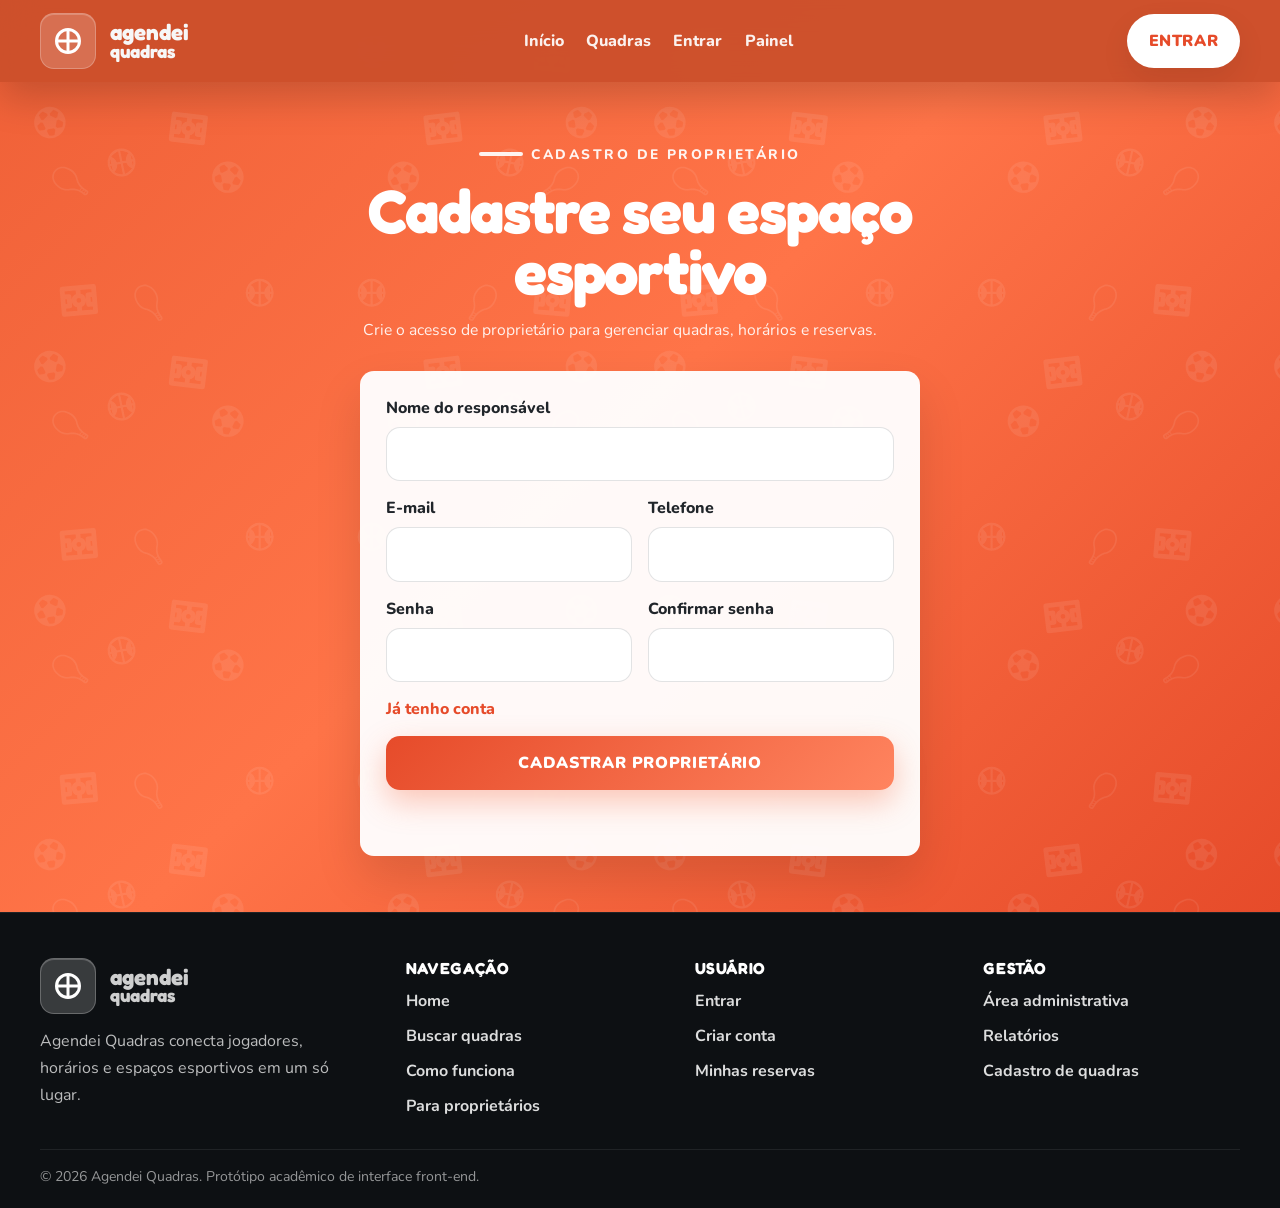
<file: pages/cadastro-proprietario.html>
<!DOCTYPE html>
<html lang="pt-BR">
  <head>
    <meta charset="UTF-8" />
    <meta name="viewport" content="width=device-width, initial-scale=1.0" />
    <title>Cadastro de Proprietário | Agendei Quadras</title>
    <link rel="preconnect" href="https://fonts.googleapis.com" />
    <link rel="preconnect" href="https://fonts.gstatic.com" crossorigin />
    <link
      href="https://fonts.googleapis.com/css2?family=Fredoka:wght@400;500;600;700&family=Nunito:wght@400;600;700;800;900&display=swap"
      rel="stylesheet"
    />
    <link rel="stylesheet" href="../css/style.css" />
  </head>
  <body data-page="cadastro-proprietario" data-base="../">
    <div class="site-shell">
      <header class="site-header is-solid">
        <div class="container header-inner">
          <a class="brand" href="../index.html" aria-label="Ir para o início">
            <span class="brand-mark" aria-hidden="true"><span class="brand-grid"></span></span>
            <span class="brand-text"><strong>agendei</strong><span>quadras</span></span>
          </a>

          <nav class="main-nav" aria-label="Navegação principal">
            <button class="nav-toggle" type="button" aria-expanded="false" aria-controls="nav-menu" aria-label="Abrir menu">
              <span></span><span></span><span></span>
            </button>
            <ul class="nav-menu" id="nav-menu">
              <li><a href="../index.html">Início</a></li>
              <li><a href="quadras.html">Quadras</a></li>
              <li><a href="login.html">Entrar</a></li>
              <li><a href="admin-dashboard.html">Painel</a></li>
            </ul>
          </nav>

          <div class="header-actions">
            <span class="header-link">Novo proprietário</span>
            <a class="button button-light header-cta pill-cta" href="login.html">Entrar</a>
          </div>
        </div>
      </header>

      <main class="app-main">
        <section class="page-hero section-orange section-pattern section-pattern-light">
          <div class="container auth-wrapper">
            <div class="page-hero-copy auth-intro">
              <span class="eyebrow eyebrow-light">cadastro de proprietário</span>
              <h1>Cadastre seu espaço esportivo</h1>
              <p>Crie o acesso de proprietário para gerenciar quadras, horários e reservas.</p>
            </div>

            <div class="form-card auth-card">
              <form id="cadastro-proprietario-form" class="form-grid" novalidate>
                <label class="full-width">
                  Nome do responsável
                  <input type="text" name="nome" required />
                </label>
                <label>
                  E-mail
                  <input type="email" name="email" required />
                </label>
                <label>
                  Telefone
                  <input type="tel" name="telefone" required />
                </label>
                <label>
                  Senha
                  <input type="password" name="senha" required />
                </label>
                <label>
                  Confirmar senha
                  <input type="password" name="confirmarSenha" required />
                </label>

                <div class="auth-links full-width">
                  <a href="login.html">Já tenho conta</a>
                </div>

                <button class="button btn-primary full-width" type="submit">Cadastrar proprietário</button>
                <p class="form-message full-width" id="cadastro-proprietario-message" aria-live="polite"></p>
              </form>
            </div>
          </div>
        </section>
      </main>

      <footer class="site-footer">
        <div class="container footer-grid app-split-footer">
          <div class="footer-brand-copy">
            <a class="brand footer-brand" href="../index.html" aria-label="Ir para o início">
              <span class="brand-mark" aria-hidden="true"><span class="brand-grid"></span></span>
              <span class="brand-text"><strong>agendei</strong><span>quadras</span></span>
            </a>
            <p>Agendei Quadras conecta jogadores, horários e espaços esportivos em um só lugar.</p>
          </div>
          <div class="footer-links-group">
            <strong>Navegação</strong>
            <a href="../index.html">Home</a>
            <a href="quadras.html">Buscar quadras</a>
            <a href="../index.html#como-funciona">Como funciona</a>
            <a href="proprietarios.html">Para proprietários</a>
          </div>
          <div class="footer-links-group">
            <strong>Usuário</strong>
            <a href="login.html">Entrar</a>
            <a href="cadastro.html">Criar conta</a>
            <a href="minhas-reservas.html">Minhas reservas</a>
          </div>
          <div class="footer-links-group">
            <strong>Gestão</strong>
            <a href="admin-dashboard.html">Área administrativa</a>
            <a href="admin-dashboard.html#relatorios">Relatórios</a>
            <a href="cadastro-proprietario.html">Cadastro de quadras</a>
          </div>
        </div>
        <div class="container footer-bottom">
          <p>© 2026 Agendei Quadras. Protótipo acadêmico de interface front-end.</p>
        </div>
      </footer>
    </div>

    <script src="../js/prototipo.js"></script>
  </body>
</html>
</file>
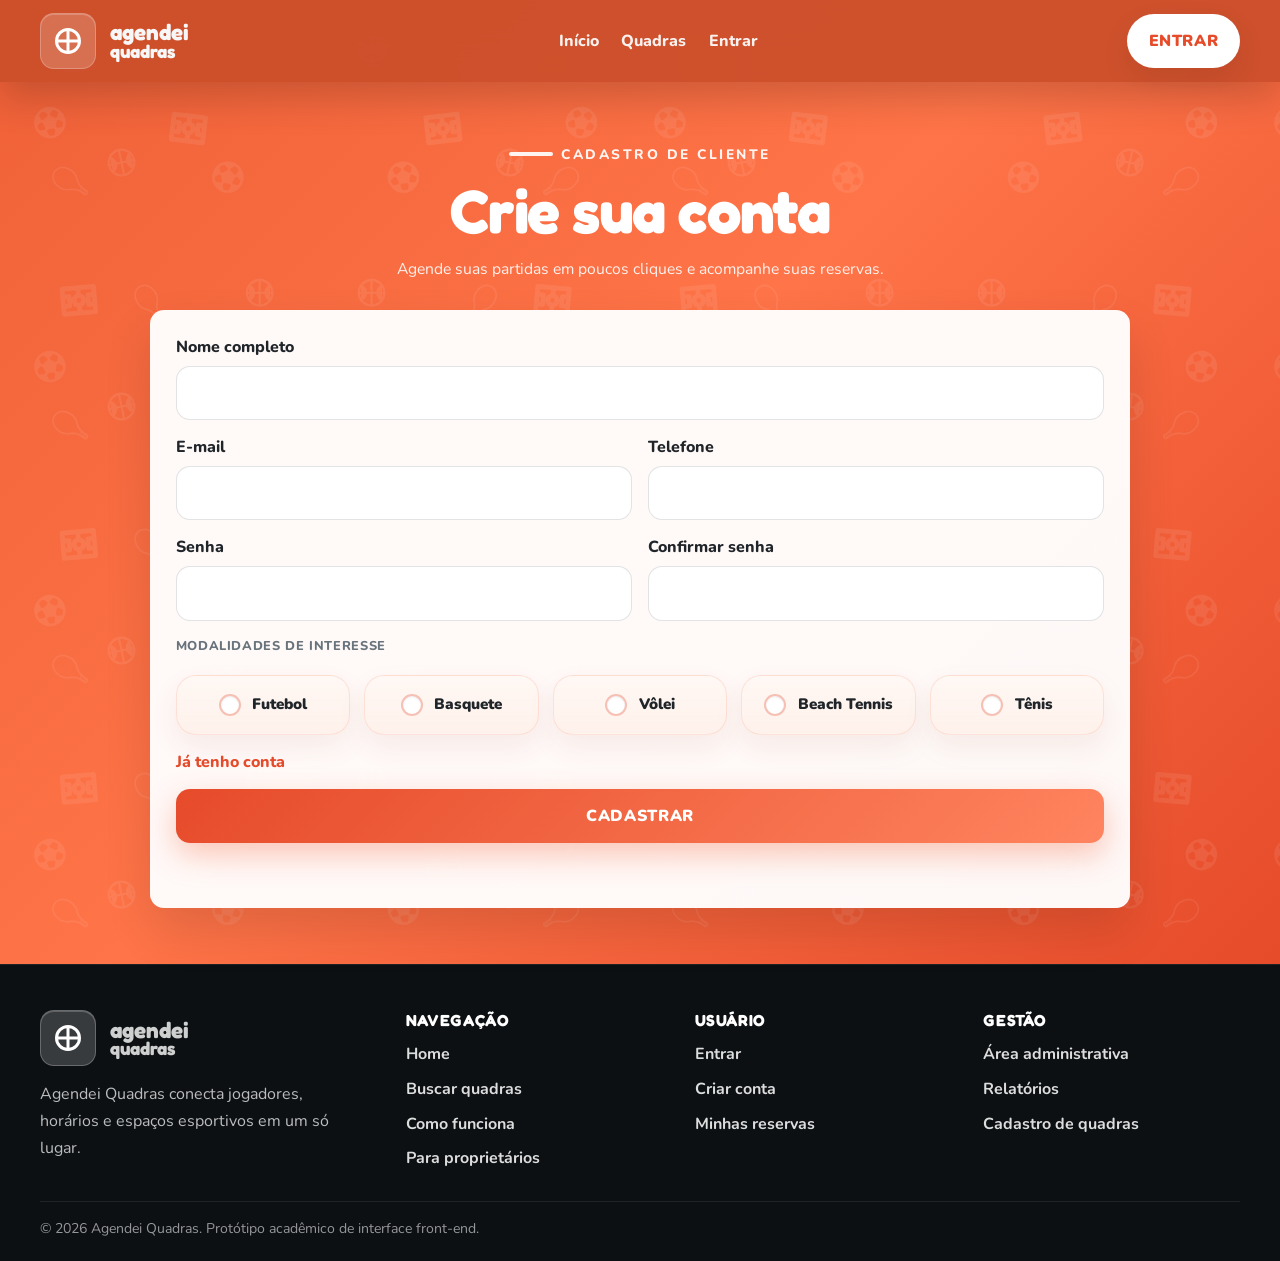
<file: pages/cadastro.html>
<!DOCTYPE html>
<html lang="pt-BR">
  <head>
    <meta charset="UTF-8" />
    <meta name="viewport" content="width=device-width, initial-scale=1.0" />
    <title>Cadastro | Agendei Quadras</title>
    <link rel="preconnect" href="https://fonts.googleapis.com" />
    <link rel="preconnect" href="https://fonts.gstatic.com" crossorigin />
    <link
      href="https://fonts.googleapis.com/css2?family=Fredoka:wght@400;500;600;700&family=Nunito:wght@400;600;700;800;900&display=swap"
      rel="stylesheet"
    />
    <link rel="stylesheet" href="../css/style.css" />
  </head>
  <body data-page="cadastro" data-base="../">
    <div class="site-shell">
      <header class="site-header is-solid">
        <div class="container header-inner">
          <a class="brand" href="../index.html" aria-label="Ir para o início">
            <span class="brand-mark" aria-hidden="true"><span class="brand-grid"></span></span>
            <span class="brand-text"><strong>agendei</strong><span>quadras</span></span>
          </a>

          <nav class="main-nav" aria-label="Navegação principal">
            <button class="nav-toggle" type="button" aria-expanded="false" aria-controls="nav-menu" aria-label="Abrir menu">
              <span></span><span></span><span></span>
            </button>
            <ul class="nav-menu" id="nav-menu">
              <li><a href="../index.html">Início</a></li>
              <li><a href="quadras.html">Quadras</a></li>
              <li data-auth-only hidden><a href="minhas-reservas.html">Minhas Reservas</a></li>
              <li><a href="login.html">Entrar</a></li>
            </ul>
          </nav>

          <div class="header-actions">
            <span class="header-link">Novo usuário</span>
            <a class="button button-light header-cta pill-cta" href="login.html">Entrar</a>
          </div>
        </div>
      </header>

      <main class="app-main">
        <section class="page-hero section-orange section-pattern section-pattern-light">
          <div class="container auth-wrapper">
            <div class="page-hero-copy auth-intro">
              <span class="eyebrow eyebrow-light">cadastro de cliente</span>
              <h1>Crie sua conta</h1>
              <p>Agende suas partidas em poucos cliques e acompanhe suas reservas.</p>
            </div>

            <div class="form-card auth-card auth-card-wide">
              <form id="cadastro-form" class="form-grid" novalidate>
                <label class="full-width">
                  Nome completo
                  <input type="text" name="nome" required />
                </label>
                <label>
                  E-mail
                  <input type="email" name="email" required />
                </label>
                <label>
                  Telefone
                  <input type="tel" name="telefone" required />
                </label>
                <label>
                  Senha
                  <input type="password" name="senha" required />
                </label>
                <label>
                  Confirmar senha
                  <input type="password" name="confirmarSenha" required />
                </label>

                <div class="full-width interests-section">
                  <span class="detail-label interests-title">Modalidades de interesse</span>
                  <div class="interest-grid" aria-label="Modalidades de interesse">
                    <label class="interest-option">
                      <input type="checkbox" name="interesses" value="Futebol" />
                      <span class="interest-card">
                        <span class="interest-indicator" aria-hidden="true"></span>
                        <span class="interest-label">Futebol</span>
                      </span>
                    </label>
                    <label class="interest-option">
                      <input type="checkbox" name="interesses" value="Basquete" />
                      <span class="interest-card">
                        <span class="interest-indicator" aria-hidden="true"></span>
                        <span class="interest-label">Basquete</span>
                      </span>
                    </label>
                    <label class="interest-option">
                      <input type="checkbox" name="interesses" value="Vôlei" />
                      <span class="interest-card">
                        <span class="interest-indicator" aria-hidden="true"></span>
                        <span class="interest-label">Vôlei</span>
                      </span>
                    </label>
                    <label class="interest-option">
                      <input type="checkbox" name="interesses" value="Beach Tennis" />
                      <span class="interest-card">
                        <span class="interest-indicator" aria-hidden="true"></span>
                        <span class="interest-label">Beach Tennis</span>
                      </span>
                    </label>
                    <label class="interest-option">
                      <input type="checkbox" name="interesses" value="Tênis" />
                      <span class="interest-card">
                        <span class="interest-indicator" aria-hidden="true"></span>
                        <span class="interest-label">Tênis</span>
                      </span>
                    </label>
                  </div>
                </div>

                <div class="auth-links full-width">
                  <a href="login.html">Já tenho conta</a>
                </div>

                <button class="button btn-primary full-width" type="submit">Cadastrar</button>
                <p class="form-message full-width" id="cadastro-message" aria-live="polite"></p>
              </form>
            </div>
          </div>
        </section>
      </main>

      <footer class="site-footer">
        <div class="container footer-grid app-split-footer">
          <div class="footer-brand-copy">
            <a class="brand footer-brand" href="../index.html" aria-label="Ir para o início">
              <span class="brand-mark" aria-hidden="true"><span class="brand-grid"></span></span>
              <span class="brand-text"><strong>agendei</strong><span>quadras</span></span>
            </a>
            <p>Agendei Quadras conecta jogadores, horários e espaços esportivos em um só lugar.</p>
          </div>
          <div class="footer-links-group">
            <strong>Navegação</strong>
            <a href="../index.html">Home</a>
            <a href="quadras.html">Buscar quadras</a>
            <a href="../index.html#como-funciona">Como funciona</a>
            <a href="proprietarios.html">Para proprietários</a>
          </div>
          <div class="footer-links-group">
            <strong>Usuário</strong>
            <a href="login.html">Entrar</a>
            <a href="cadastro.html">Criar conta</a>
            <a href="minhas-reservas.html">Minhas reservas</a>
          </div>
          <div class="footer-links-group">
            <strong>Gestão</strong>
            <a href="admin-dashboard.html">Área administrativa</a>
            <a href="admin-dashboard.html#relatorios">Relatórios</a>
            <a href="cadastro-proprietario.html">Cadastro de quadras</a>
          </div>
        </div>
        <div class="container footer-bottom">
          <p>© 2026 Agendei Quadras. Protótipo acadêmico de interface front-end.</p>
        </div>
      </footer>
    </div>

    <script src="../js/prototipo.js"></script>
  </body>
</html>
</file>
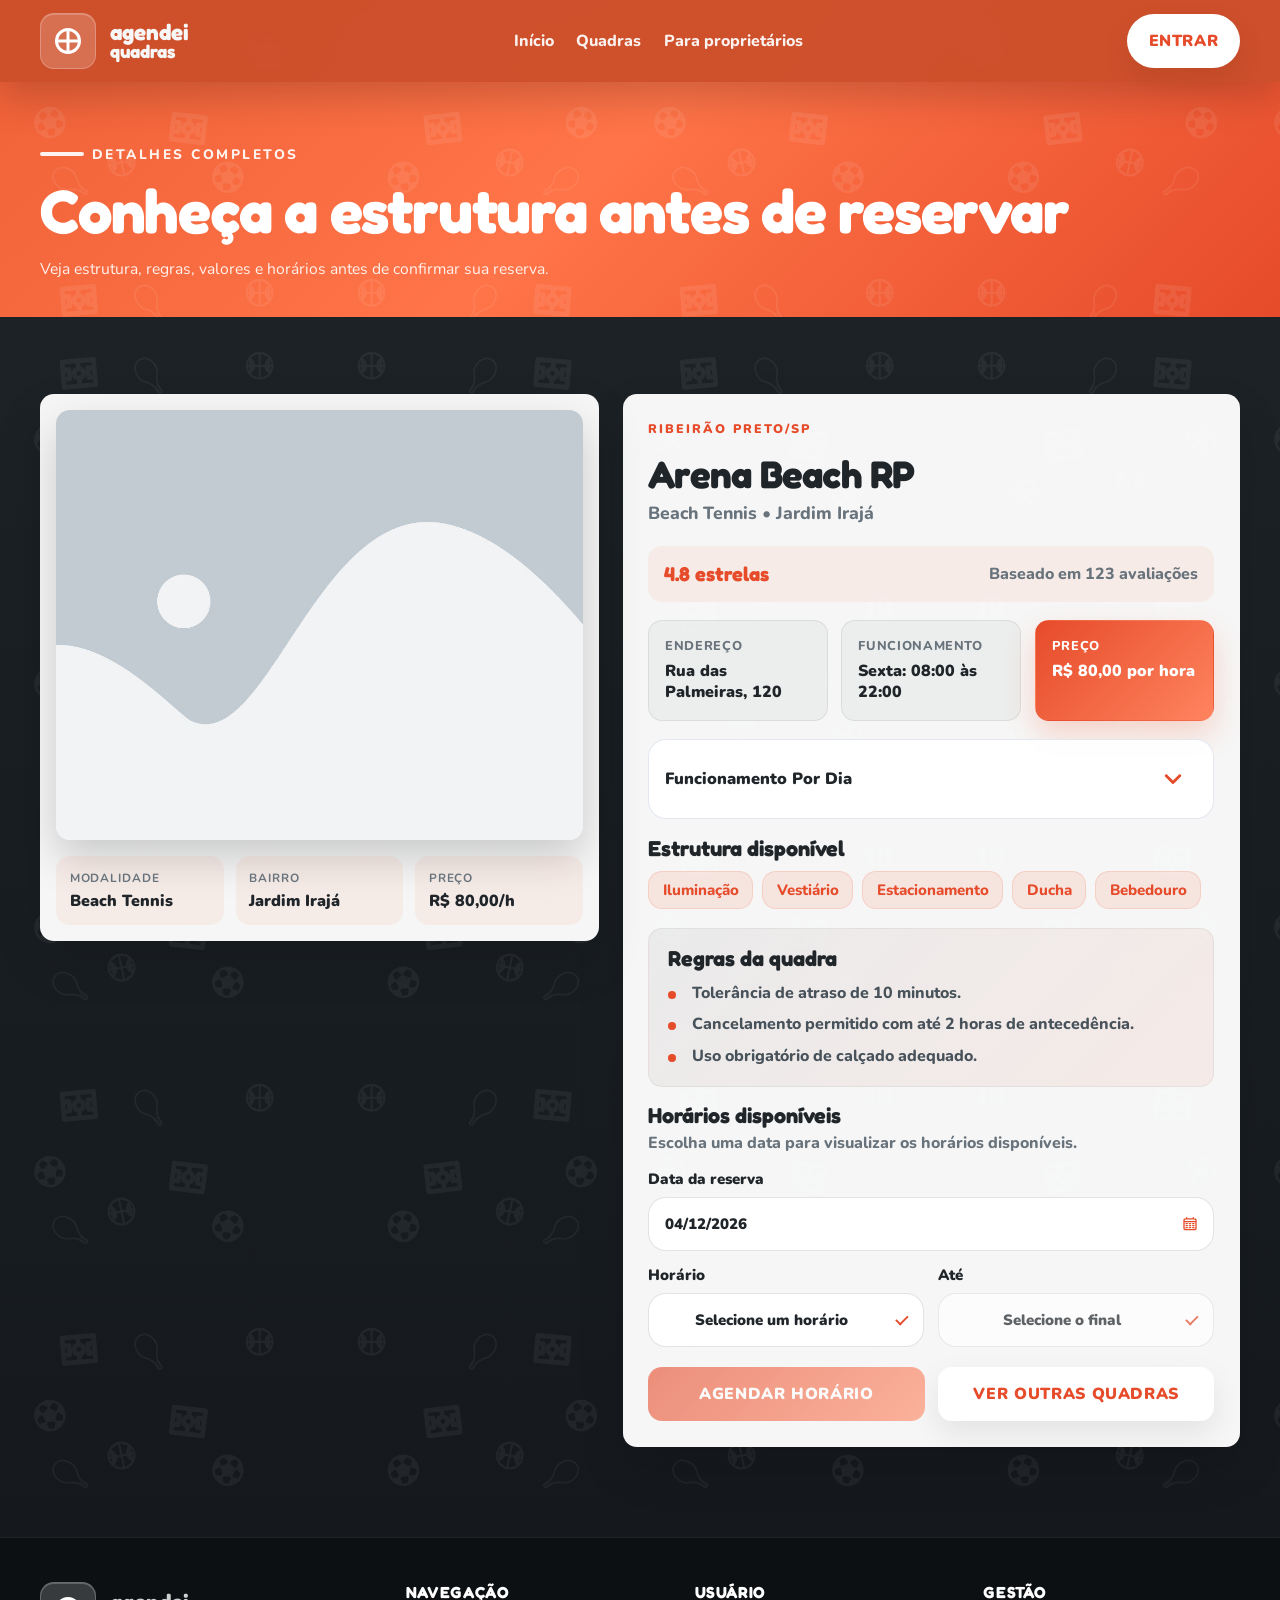
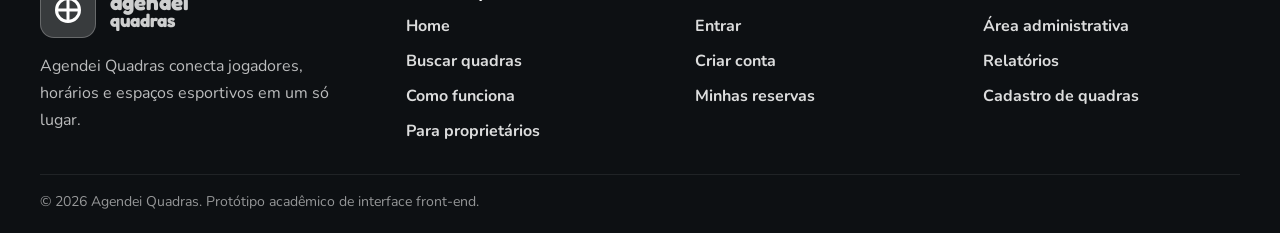
<file: pages/detalhes-quadra.html>
<!DOCTYPE html>
<html lang="pt-BR">
  <head>
    <meta charset="UTF-8" />
    <meta name="viewport" content="width=device-width, initial-scale=1.0" />
    <title>Detalhes da Quadra | Agendei Quadras</title>
    <link rel="preconnect" href="https://fonts.googleapis.com" />
    <link rel="preconnect" href="https://fonts.gstatic.com" crossorigin />
    <link
      href="https://fonts.googleapis.com/css2?family=Fredoka:wght@400;500;600;700&family=Nunito:wght@400;600;700;800;900&display=swap"
      rel="stylesheet"
    />
    <link rel="stylesheet" href="../css/style.css" />
  </head>
  <body data-page="detalhes" data-base="../">
    <div class="site-shell">
      <header class="site-header is-solid">
        <div class="container header-inner">
          <a class="brand" href="../index.html" aria-label="Ir para o início">
            <span class="brand-mark" aria-hidden="true"><span class="brand-grid"></span></span>
            <span class="brand-text"><strong>agendei</strong><span>quadras</span></span>
          </a>
          <nav class="main-nav" aria-label="Navegação principal">
            <button class="nav-toggle" type="button" aria-expanded="false" aria-controls="nav-menu" aria-label="Abrir menu">
              <span></span><span></span><span></span>
            </button>
            <ul class="nav-menu" id="nav-menu">
              <li><a href="../index.html">Início</a></li>
              <li><a href="quadras.html">Quadras</a></li>
              <li><a href="proprietarios.html">Para proprietários</a></li>
              <li data-auth-only hidden><a href="minhas-reservas.html">Minhas Reservas</a></li>
              <li class="nav-mobile-only" data-guest-only><a href="login.html">Entrar</a></li>
            </ul>
          </nav>
          <div class="header-actions">
            <span class="header-link" data-current-user hidden></span>
            <a class="button button-light header-cta pill-cta" href="login.html" data-header-cta>Entrar</a>
          </div>
        </div>
      </header>

      <main class="app-main">
        <section class="page-hero section-orange section-pattern section-pattern-light page-hero-simple">
          <div class="container page-hero-copy">
            <span class="eyebrow eyebrow-light">DETALHES COMPLETOS</span>
            <h1>Conheça a estrutura antes de reservar</h1>
            <p>Veja estrutura, regras, valores e horários antes de confirmar sua reserva.</p>
          </div>
        </section>

        <section class="page-section section-dark section-pattern section-pattern-dark">
          <div class="container" id="detalhes-quadra"></div>
        </section>
      </main>

      <footer class="site-footer">
        <div class="container footer-grid app-split-footer">
          <div class="footer-brand-copy">
            <a class="brand footer-brand" href="../index.html" aria-label="Ir para o início">
              <span class="brand-mark" aria-hidden="true"><span class="brand-grid"></span></span>
              <span class="brand-text"><strong>agendei</strong><span>quadras</span></span>
            </a>
            <p>Agendei Quadras conecta jogadores, horários e espaços esportivos em um só lugar.</p>
          </div>
          <div class="footer-links-group">
            <strong>Navegação</strong>
            <a href="../index.html">Home</a>
            <a href="quadras.html">Buscar quadras</a>
            <a href="../index.html#como-funciona">Como funciona</a>
            <a href="proprietarios.html">Para proprietários</a>
          </div>
          <div class="footer-links-group">
            <strong>Usuário</strong>
            <a href="login.html">Entrar</a>
            <a href="cadastro.html">Criar conta</a>
            <a href="minhas-reservas.html">Minhas reservas</a>
          </div>
          <div class="footer-links-group">
            <strong>Gestão</strong>
            <a href="admin-dashboard.html">Área administrativa</a>
            <a href="admin-dashboard.html#relatorios">Relatórios</a>
            <a href="cadastro-proprietario.html">Cadastro de quadras</a>
          </div>
        </div>
        <div class="container footer-bottom">
          <p>© 2026 Agendei Quadras. Protótipo acadêmico de interface front-end.</p>
        </div>
      </footer>
    </div>

    <script src="../js/prototipo.js"></script>
  </body>
</html>
</file>
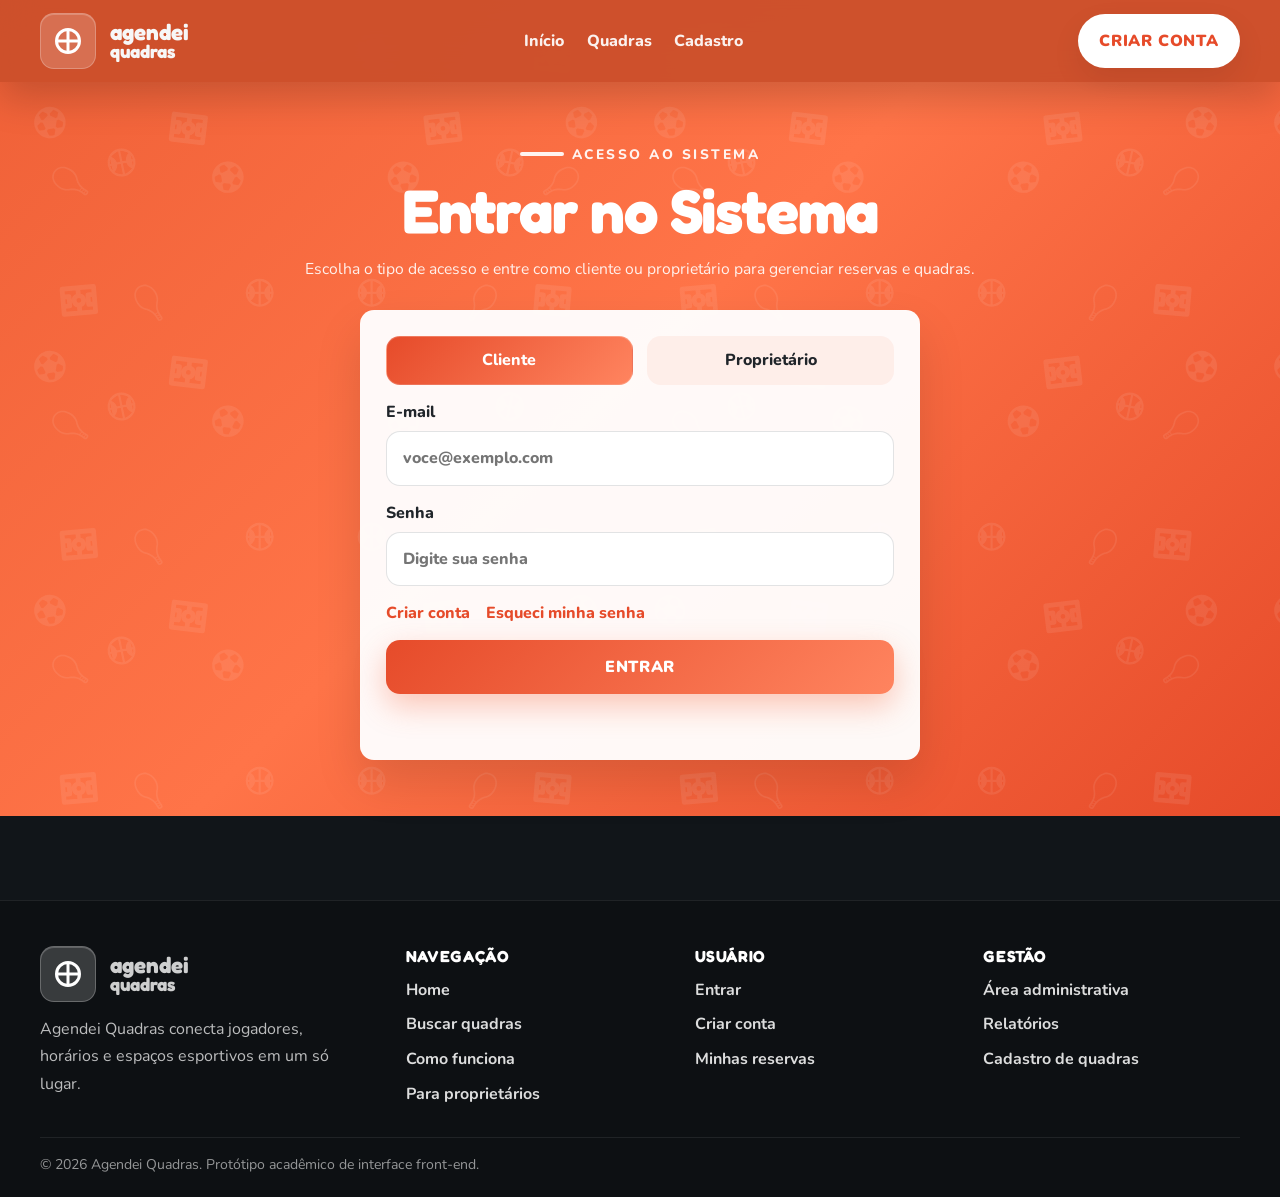
<file: pages/login.html>
<!DOCTYPE html>
<html lang="pt-BR">
  <head>
    <meta charset="UTF-8" />
    <meta name="viewport" content="width=device-width, initial-scale=1.0" />
    <title>Entrar | Agendei Quadras</title>
    <link rel="preconnect" href="https://fonts.googleapis.com" />
    <link rel="preconnect" href="https://fonts.gstatic.com" crossorigin />
    <link
      href="https://fonts.googleapis.com/css2?family=Fredoka:wght@400;500;600;700&family=Nunito:wght@400;600;700;800;900&display=swap"
      rel="stylesheet"
    />
    <link rel="stylesheet" href="../css/style.css" />
  </head>
  <body data-page="login" data-base="../">
    <div class="site-shell">
      <header class="site-header is-solid">
        <div class="container header-inner">
          <a class="brand" href="../index.html" aria-label="Ir para o início">
            <span class="brand-mark" aria-hidden="true"><span class="brand-grid"></span></span>
            <span class="brand-text"><strong>agendei</strong><span>quadras</span></span>
          </a>

          <nav class="main-nav" aria-label="Navegação principal">
            <button class="nav-toggle" type="button" aria-expanded="false" aria-controls="nav-menu" aria-label="Abrir menu">
              <span></span><span></span><span></span>
            </button>
            <ul class="nav-menu" id="nav-menu">
              <li><a href="../index.html">Início</a></li>
              <li><a href="quadras.html">Quadras</a></li>
              <li><a href="cadastro.html">Cadastro</a></li>
              <li data-auth-only hidden><a href="minhas-reservas.html">Minhas Reservas</a></li>
            </ul>
          </nav>

          <div class="header-actions">
            <span class="header-link" data-current-user>Visitante</span>
            <a class="button button-light header-cta pill-cta" href="cadastro.html" data-signup-link>Criar conta</a>
          </div>
        </div>
      </header>

      <main class="app-main">
        <section class="page-hero section-orange section-pattern section-pattern-light">
          <div class="container auth-wrapper">
            <div class="page-hero-copy auth-intro">
              <span class="eyebrow eyebrow-light">acesso ao sistema</span>
              <h1>Entrar no Sistema</h1>
              <p>
                Escolha o tipo de acesso e entre como cliente ou proprietário
                para gerenciar reservas e quadras.
              </p>
            </div>

            <div class="form-card auth-card single-column-form">
              <form id="login-form" class="form-grid" novalidate>
                <input type="hidden" id="access-role" value="cliente" />

                <div class="access-options full-width">
                  <button class="access-option is-active" type="button" data-access-role="cliente">
                    Cliente
                  </button>
                  <button class="access-option" type="button" data-access-role="proprietario">
                    Proprietário
                  </button>
                </div>

                <label class="full-width">
                  E-mail
                  <input type="email" name="email" placeholder="voce@exemplo.com" required />
                </label>

                <label class="full-width">
                  Senha
                  <input type="password" name="senha" placeholder="Digite sua senha" required />
                </label>

                <div class="auth-links full-width">
                  <a href="cadastro.html" data-signup-link>Criar conta</a>
                  <a href="#" data-forgot-password>Esqueci minha senha</a>
                </div>

                <button class="button btn-primary full-width" type="submit">Entrar</button>
                <p class="form-message full-width" id="login-message" aria-live="polite"></p>
              </form>
            </div>
          </div>
        </section>
      </main>

      <footer class="site-footer">
        <div class="container footer-grid app-split-footer">
          <div class="footer-brand-copy">
            <a class="brand footer-brand" href="../index.html" aria-label="Ir para o início">
              <span class="brand-mark" aria-hidden="true"><span class="brand-grid"></span></span>
              <span class="brand-text"><strong>agendei</strong><span>quadras</span></span>
            </a>
            <p>Agendei Quadras conecta jogadores, horários e espaços esportivos em um só lugar.</p>
          </div>
          <div class="footer-links-group">
            <strong>Navegação</strong>
            <a href="../index.html">Home</a>
            <a href="quadras.html">Buscar quadras</a>
            <a href="../index.html#como-funciona">Como funciona</a>
            <a href="proprietarios.html">Para proprietários</a>
          </div>
          <div class="footer-links-group">
            <strong>Usuário</strong>
            <a href="login.html">Entrar</a>
            <a href="cadastro.html">Criar conta</a>
            <a href="minhas-reservas.html">Minhas reservas</a>
          </div>
          <div class="footer-links-group">
            <strong>Gestão</strong>
            <a href="admin-dashboard.html">Área administrativa</a>
            <a href="admin-dashboard.html#relatorios">Relatórios</a>
            <a href="cadastro-proprietario.html">Cadastro de quadras</a>
          </div>
        </div>
        <div class="container footer-bottom">
          <p>© 2026 Agendei Quadras. Protótipo acadêmico de interface front-end.</p>
        </div>
      </footer>
    </div>

    <script src="../js/prototipo.js"></script>
  </body>
</html>
</file>
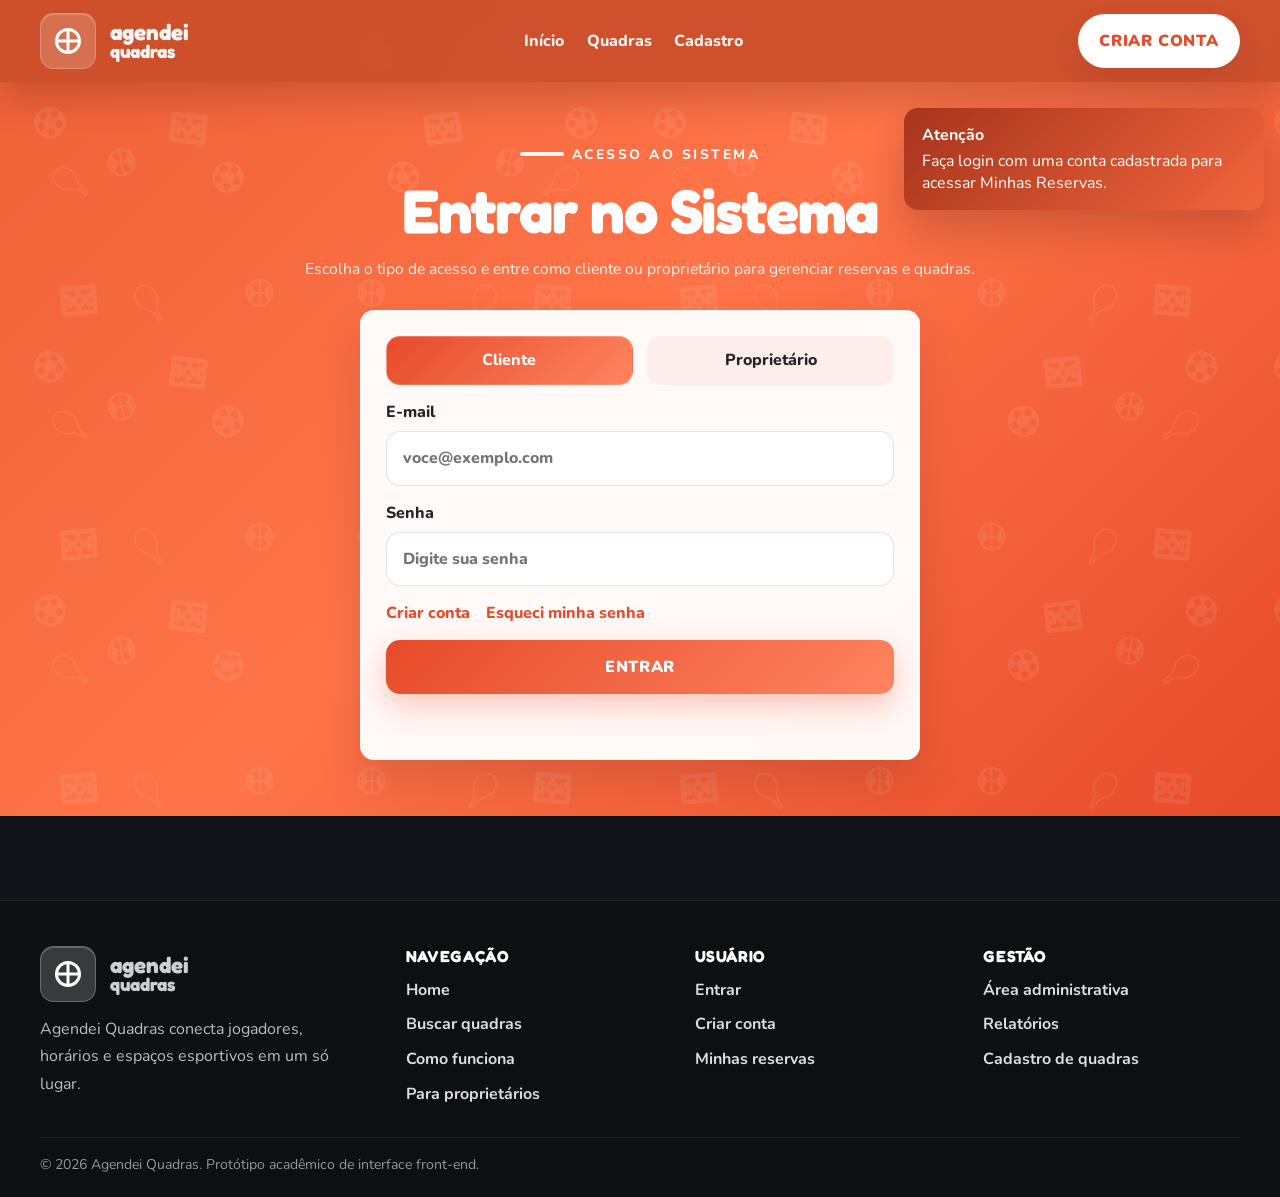
<file: pages/minhas-reservas.html>
<!DOCTYPE html>
<html lang="pt-BR">
  <head>
    <meta charset="UTF-8" />
    <meta name="viewport" content="width=device-width, initial-scale=1.0" />
    <title>Minhas Reservas | Agendei Quadras</title>
    <link rel="preconnect" href="https://fonts.googleapis.com" />
    <link rel="preconnect" href="https://fonts.gstatic.com" crossorigin />
    <link
      href="https://fonts.googleapis.com/css2?family=Fredoka:wght@400;500;600;700&family=Nunito:wght@400;600;700;800;900&display=swap"
      rel="stylesheet"
    />
    <link rel="stylesheet" href="../css/style.css" />
  </head>
  <body data-page="reservas" data-base="../">
    <div class="site-shell">
      <header class="site-header is-solid">
        <div class="container header-inner">
          <a class="brand" href="../index.html" aria-label="Ir para o início">
            <span class="brand-mark" aria-hidden="true"><span class="brand-grid"></span></span>
            <span class="brand-text"><strong>agendei</strong><span>quadras</span></span>
          </a>
          <nav class="main-nav" aria-label="Navegação principal">
            <button class="nav-toggle" type="button" aria-expanded="false" aria-controls="nav-menu" aria-label="Abrir menu">
              <span></span><span></span><span></span>
            </button>
            <ul class="nav-menu" id="nav-menu">
              <li><a href="../index.html">Início</a></li>
              <li><a href="quadras.html">Quadras</a></li>
              <li data-auth-only hidden><a href="minhas-reservas.html">Minhas Reservas</a></li>
              <li class="nav-mobile-only" data-guest-only><a href="login.html">Entrar</a></li>
            </ul>
          </nav>
          <div class="header-actions">
            <span class="header-link" data-current-user hidden></span>
            <a class="button button-light header-cta pill-cta" href="login.html" data-header-cta>Entrar</a>
          </div>
        </div>
      </header>

      <main class="app-main">
        <section class="page-hero section-orange section-pattern section-pattern-light page-hero-simple">
          <div class="container page-title-row">
            <div class="page-hero-copy">
              <span class="eyebrow eyebrow-light">histórico e gestão</span>
              <h1>Minhas Reservas</h1>
              <p>Visualize seus horários, acompanhe o status e gerencie suas reservas.</p>
            </div>
            <a class="button btn-secondary" href="quadras.html">Buscar novas quadras</a>
          </div>
        </section>

        <section class="page-section section-dark section-pattern section-pattern-dark minhas-reservas-section">
          <div class="container reservations-panel">
            <div class="reservation-tabs-card">
              <div class="reservation-tabs-header">
                <div>
                  <h2>Gerencie seus horários</h2>
                  <p>Filtre suas reservas por status.</p>
                </div>
              </div>

              <div class="reservation-tabs" id="reservas-tabs" role="tablist" aria-label="Filtrar reservas">
                <button class="reservation-tab is-active" type="button" data-reservation-filter="todas" role="tab" aria-selected="true">Todas <span>0</span></button>
                <button class="reservation-tab" type="button" data-reservation-filter="proximas" role="tab" aria-selected="false">Próximas <span>0</span></button>
                <button class="reservation-tab" type="button" data-reservation-filter="concluidas" role="tab" aria-selected="false">Concluídas <span>0</span></button>
                <button class="reservation-tab" type="button" data-reservation-filter="canceladas" role="tab" aria-selected="false">Canceladas <span>0</span></button>
              </div>
            </div>

            <div class="reservation-grid" id="reservas-list"></div>
          </div>
        </section>
      </main>

      <footer class="site-footer">
        <div class="container footer-grid app-split-footer">
          <div class="footer-brand-copy">
            <a class="brand footer-brand" href="../index.html" aria-label="Ir para o início">
              <span class="brand-mark" aria-hidden="true"><span class="brand-grid"></span></span>
              <span class="brand-text"><strong>agendei</strong><span>quadras</span></span>
            </a>
            <p>Agendei Quadras conecta jogadores, horários e espaços esportivos em um só lugar.</p>
          </div>
          <div class="footer-links-group">
            <strong>Navegação</strong>
            <a href="../index.html">Home</a>
            <a href="quadras.html">Buscar quadras</a>
            <a href="../index.html#como-funciona">Como funciona</a>
            <a href="proprietarios.html">Para proprietários</a>
          </div>
          <div class="footer-links-group">
            <strong>Usuário</strong>
            <a href="login.html">Entrar</a>
            <a href="cadastro.html">Criar conta</a>
            <a href="minhas-reservas.html">Minhas reservas</a>
          </div>
          <div class="footer-links-group">
            <strong>Gestão</strong>
            <a href="admin-dashboard.html">Área administrativa</a>
            <a href="admin-dashboard.html#relatorios">Relatórios</a>
            <a href="cadastro-proprietario.html">Cadastro de quadras</a>
          </div>
        </div>
        <div class="container footer-bottom">
          <p>© 2026 Agendei Quadras. Protótipo acadêmico de interface front-end.</p>
        </div>
      </footer>
    </div>

    <script src="../js/prototipo.js"></script>
  </body>
</html>
</file>
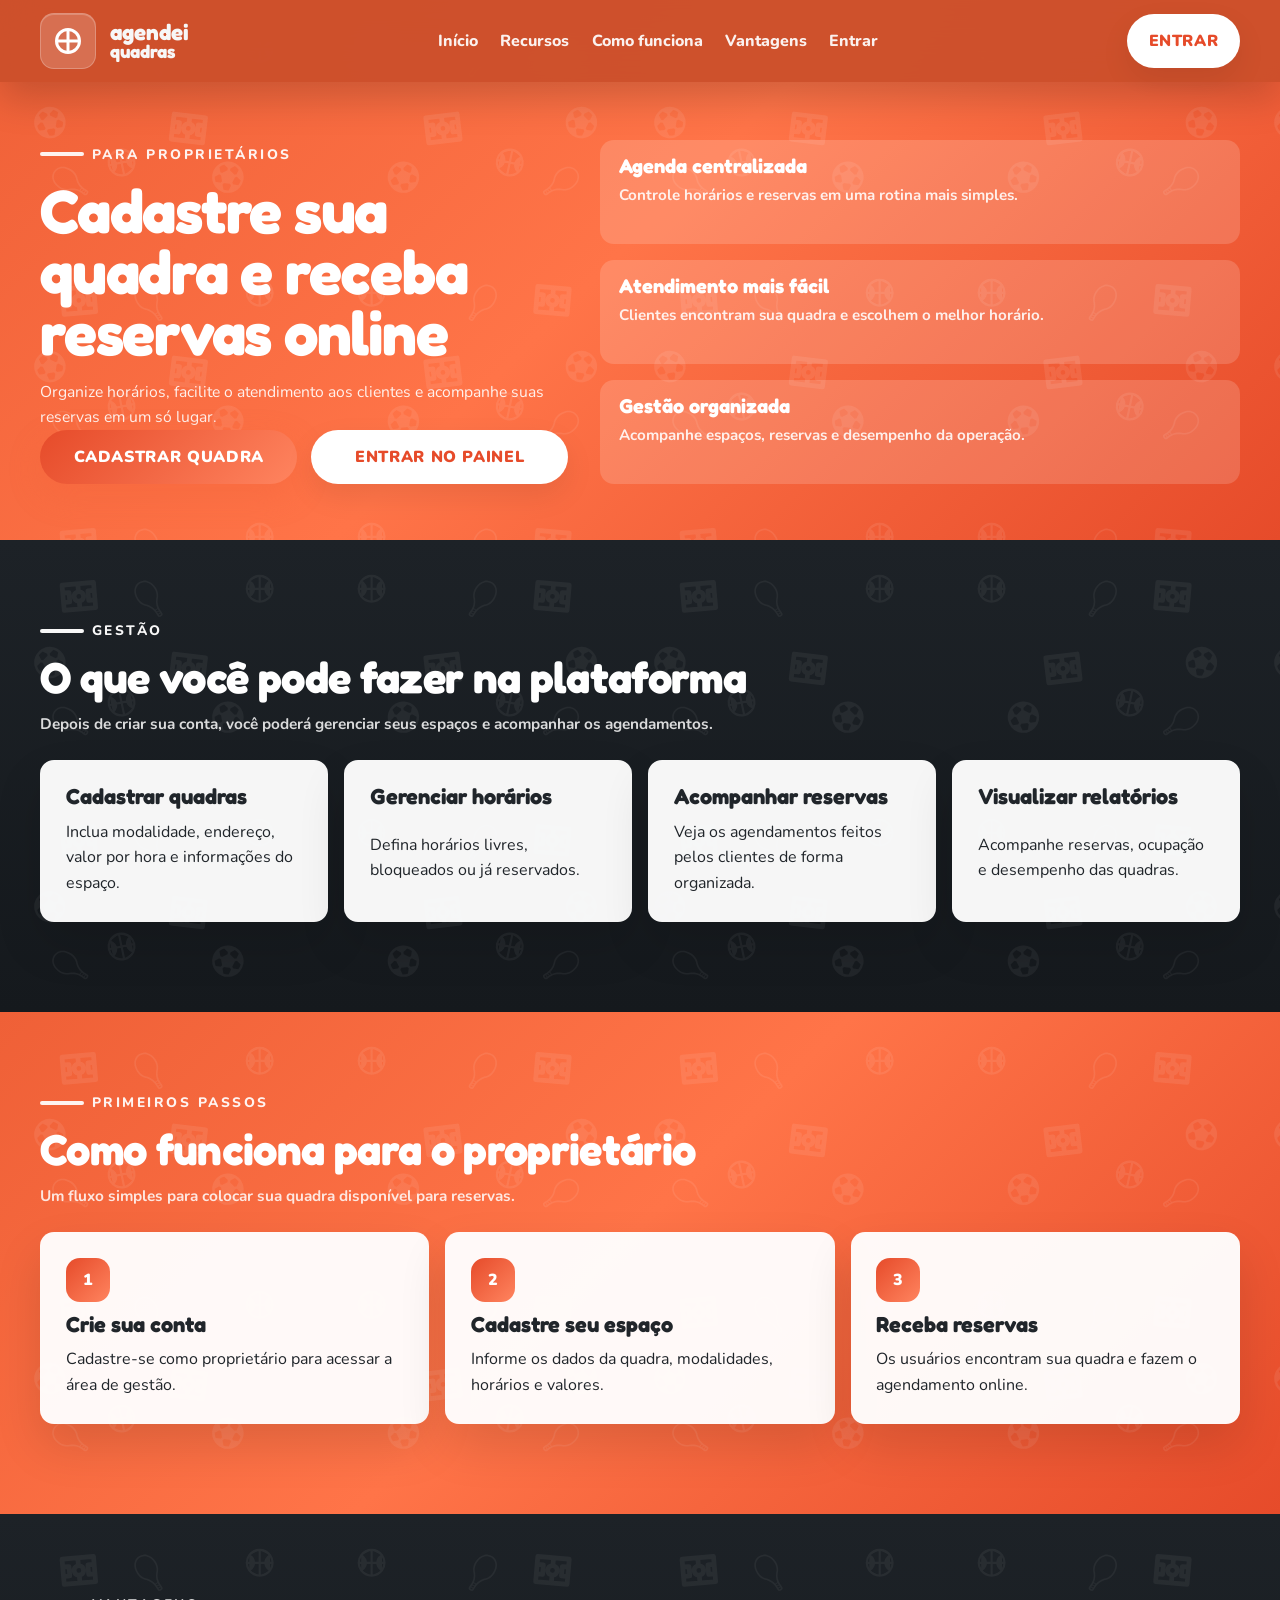
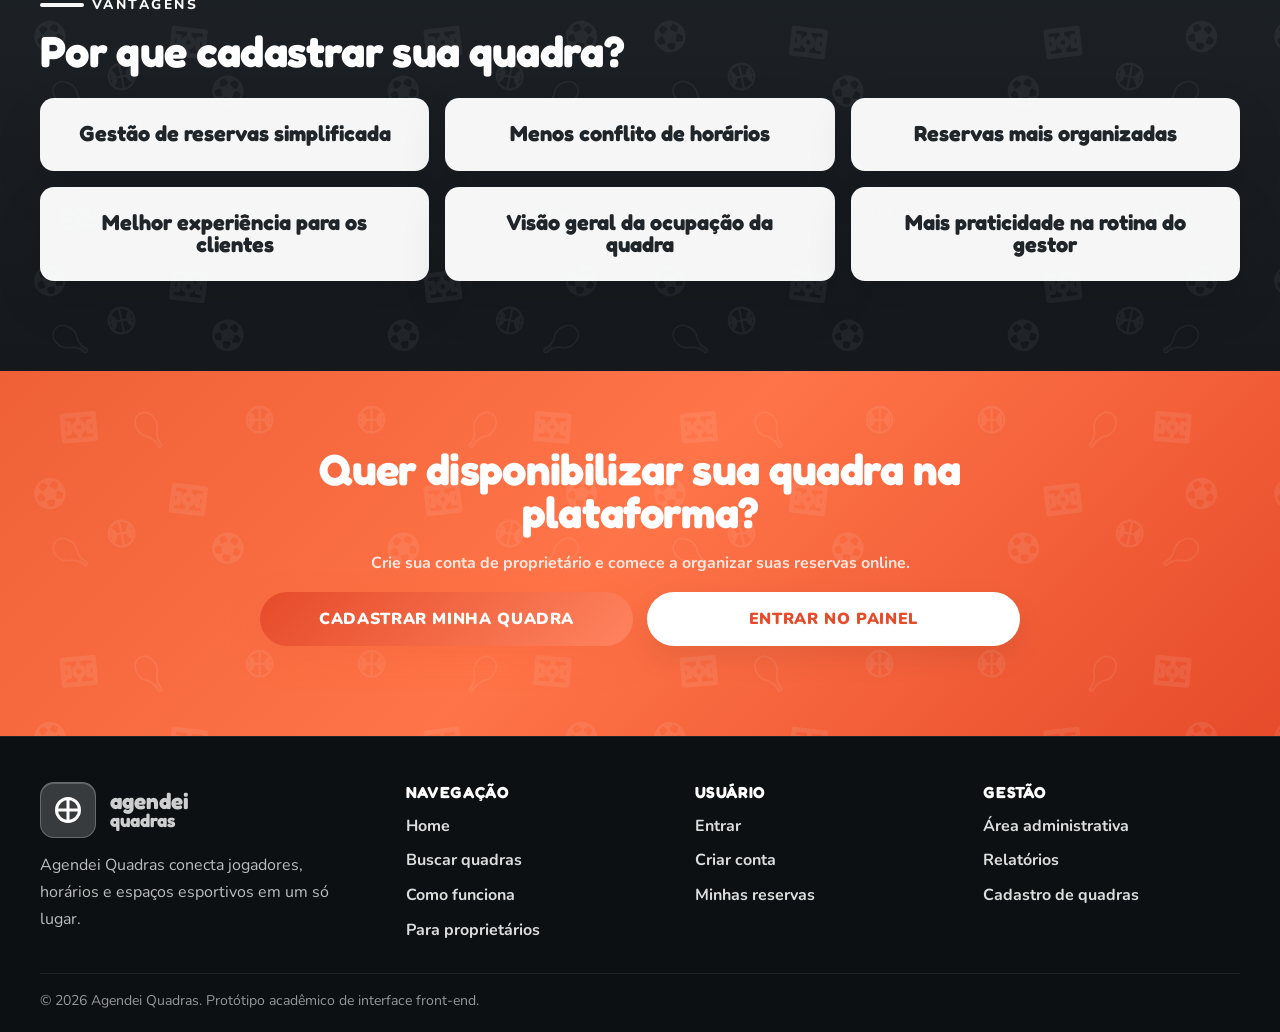
<file: pages/proprietarios.html>
<!DOCTYPE html>
<html lang="pt-BR">
  <head>
    <meta charset="UTF-8" />
    <meta name="viewport" content="width=device-width, initial-scale=1.0" />
    <title>Para Proprietários | Agendei Quadras</title>
    <meta
      name="description"
      content="Cadastre sua quadra no Agendei Quadras e organize reservas online."
    />
    <link rel="preconnect" href="https://fonts.googleapis.com" />
    <link rel="preconnect" href="https://fonts.gstatic.com" crossorigin />
    <link
      href="https://fonts.googleapis.com/css2?family=Fredoka:wght@400;500;600;700&family=Nunito:wght@400;600;700;800;900&display=swap"
      rel="stylesheet"
    />
    <link rel="stylesheet" href="../css/style.css" />
  </head>
  <body data-page="proprietarios" data-base="../">
    <div class="site-shell">
      <header class="site-header is-solid">
        <div class="container header-inner">
          <a class="brand" href="../index.html" aria-label="Ir para o início">
            <span class="brand-mark" aria-hidden="true"><span class="brand-grid"></span></span>
            <span class="brand-text"><strong>agendei</strong><span>quadras</span></span>
          </a>

          <nav class="main-nav" aria-label="Navegação principal">
            <button class="nav-toggle" type="button" aria-expanded="false" aria-controls="nav-menu" aria-label="Abrir menu">
              <span></span><span></span><span></span>
            </button>
            <ul class="nav-menu" id="nav-menu">
              <li><a href="../index.html">Início</a></li>
              <li><a href="#recursos">Recursos</a></li>
              <li><a href="#como-funciona">Como funciona</a></li>
              <li><a href="#vantagens">Vantagens</a></li>
              <li><a href="#entrar">Entrar</a></li>
            </ul>
          </nav>

          <div class="header-actions">
            <span class="header-link">Ribeirão Preto/SP</span>
            <a class="button button-light header-cta pill-cta" href="login.html">Entrar</a>
          </div>
        </div>
      </header>

      <main class="app-main">
        <section class="page-hero section-orange section-pattern section-pattern-light">
          <div class="container page-hero-grid owner-hero-grid">
            <div class="page-hero-copy">
              <span class="eyebrow eyebrow-light">para proprietários</span>
              <h1 class="owner-hero-title">
                <span>Cadastre sua</span>
                <span>quadra e receba</span>
                <span>reservas online</span>
              </h1>
              <p>
                Organize horários, facilite o atendimento aos clientes e
                acompanhe suas reservas em um só lugar.
              </p>
              <div class="inline-actions">
                <a class="button btn-primary pill-cta" href="cadastro-proprietario.html">Cadastrar quadra</a>
                <a class="button btn-secondary pill-cta" href="login.html">Entrar no painel</a>
              </div>
            </div>

            <div class="app-card-shell owner-hero-cards">
              <div class="hero-info-card">
                <h3>Agenda centralizada</h3>
                <p>Controle horários e reservas em uma rotina mais simples.</p>
              </div>
              <div class="hero-info-card">
                <h3>Atendimento mais fácil</h3>
                <p>Clientes encontram sua quadra e escolhem o melhor horário.</p>
              </div>
              <div class="hero-info-card">
                <h3>Gestão organizada</h3>
                <p>Acompanhe espaços, reservas e desempenho da operação.</p>
              </div>
            </div>
          </div>
        </section>

        <section class="page-section section-dark section-pattern section-pattern-dark" id="recursos">
          <div class="container home-section">
            <div class="home-section-heading">
              <span class="eyebrow">gestão</span>
              <h2 class="desktop-nowrap">O que você pode fazer na plataforma</h2>
              <p>Depois de criar sua conta, você poderá gerenciar seus espaços e acompanhar os agendamentos.</p>
            </div>

            <div class="home-benefits-grid">
              <article class="app-card home-benefit-card">
                <h3>Cadastrar quadras</h3>
                <p>Inclua modalidade, endereço, valor por hora e informações do espaço.</p>
              </article>
              <article class="app-card home-benefit-card">
                <h3>Gerenciar horários</h3>
                <p>Defina horários livres, bloqueados ou já reservados.</p>
              </article>
              <article class="app-card home-benefit-card">
                <h3>Acompanhar reservas</h3>
                <p>Veja os agendamentos feitos pelos clientes de forma organizada.</p>
              </article>
              <article class="app-card home-benefit-card">
                <h3>Visualizar relatórios</h3>
                <p>Acompanhe reservas, ocupação e desempenho das quadras.</p>
              </article>
            </div>
          </div>
        </section>

        <section class="page-section section-orange section-pattern section-pattern-light" id="como-funciona">
          <div class="container home-section">
            <div class="home-section-heading">
              <span class="eyebrow eyebrow-light">primeiros passos</span>
              <h2>Como funciona para o proprietário</h2>
              <p>Um fluxo simples para colocar sua quadra disponível para reservas.</p>
            </div>

            <div class="home-steps-grid">
              <article class="app-card home-step-card">
                <span>1</span>
                <h3>Crie sua conta</h3>
                <p>Cadastre-se como proprietário para acessar a área de gestão.</p>
              </article>
              <article class="app-card home-step-card">
                <span>2</span>
                <h3>Cadastre seu espaço</h3>
                <p>Informe os dados da quadra, modalidades, horários e valores.</p>
              </article>
              <article class="app-card home-step-card">
                <span>3</span>
                <h3>Receba reservas</h3>
                <p>Os usuários encontram sua quadra e fazem o agendamento online.</p>
              </article>
            </div>
          </div>
        </section>

        <section class="page-section section-dark section-pattern section-pattern-dark" id="vantagens">
          <div class="container home-section">
            <div class="home-section-heading">
              <span class="eyebrow">vantagens</span>
              <h2>Por que cadastrar sua quadra?</h2>
            </div>

            <div class="owner-advantages-grid">
              <article class="app-card home-benefit-card">
                <h3>Gestão de reservas simplificada</h3>
              </article>
              <article class="app-card home-benefit-card">
                <h3>Menos conflito de horários</h3>
              </article>
              <article class="app-card home-benefit-card">
                <h3>Reservas mais organizadas</h3>
              </article>
              <article class="app-card home-benefit-card">
                <h3>Melhor experiência para os clientes</h3>
              </article>
              <article class="app-card home-benefit-card">
                <h3>Visão geral da ocupação da quadra</h3>
              </article>
              <article class="app-card home-benefit-card">
                <h3>Mais praticidade na rotina do gestor</h3>
              </article>
            </div>
          </div>
        </section>

        <section class="page-section section-orange section-pattern section-pattern-light" id="entrar">
          <div class="container home-cta owner-final-cta">
            <h2>Quer disponibilizar sua quadra na plataforma?</h2>
            <p>Crie sua conta de proprietário e comece a organizar suas reservas online.</p>
            <div class="inline-actions">
              <a class="button btn-primary pill-cta" href="cadastro-proprietario.html">Cadastrar minha quadra</a>
              <a class="button btn-secondary pill-cta" href="login.html">Entrar no painel</a>
            </div>
          </div>
        </section>
      </main>

      <footer class="site-footer">
        <div class="container footer-grid app-split-footer">
          <div class="footer-brand-copy">
            <a class="brand footer-brand" href="../index.html" aria-label="Ir para o início">
              <span class="brand-mark" aria-hidden="true"><span class="brand-grid"></span></span>
              <span class="brand-text"><strong>agendei</strong><span>quadras</span></span>
            </a>
            <p>Agendei Quadras conecta jogadores, horários e espaços esportivos em um só lugar.</p>
          </div>
          <div class="footer-links-group">
            <strong>Navegação</strong>
            <a href="../index.html">Home</a>
            <a href="quadras.html">Buscar quadras</a>
            <a href="../index.html#como-funciona">Como funciona</a>
            <a href="proprietarios.html">Para proprietários</a>
          </div>
          <div class="footer-links-group">
            <strong>Usuário</strong>
            <a href="login.html">Entrar</a>
            <a href="cadastro.html">Criar conta</a>
            <a href="minhas-reservas.html">Minhas reservas</a>
          </div>
          <div class="footer-links-group">
            <strong>Gestão</strong>
            <a href="admin-dashboard.html">Área administrativa</a>
            <a href="admin-dashboard.html#relatorios">Relatórios</a>
            <a href="cadastro-proprietario.html">Cadastro de quadras</a>
          </div>
        </div>
        <div class="container footer-bottom">
          <p>© 2026 Agendei Quadras. Protótipo acadêmico de interface front-end.</p>
        </div>
      </footer>
    </div>

    <script src="../js/prototipo.js"></script>
  </body>
</html>
</file>
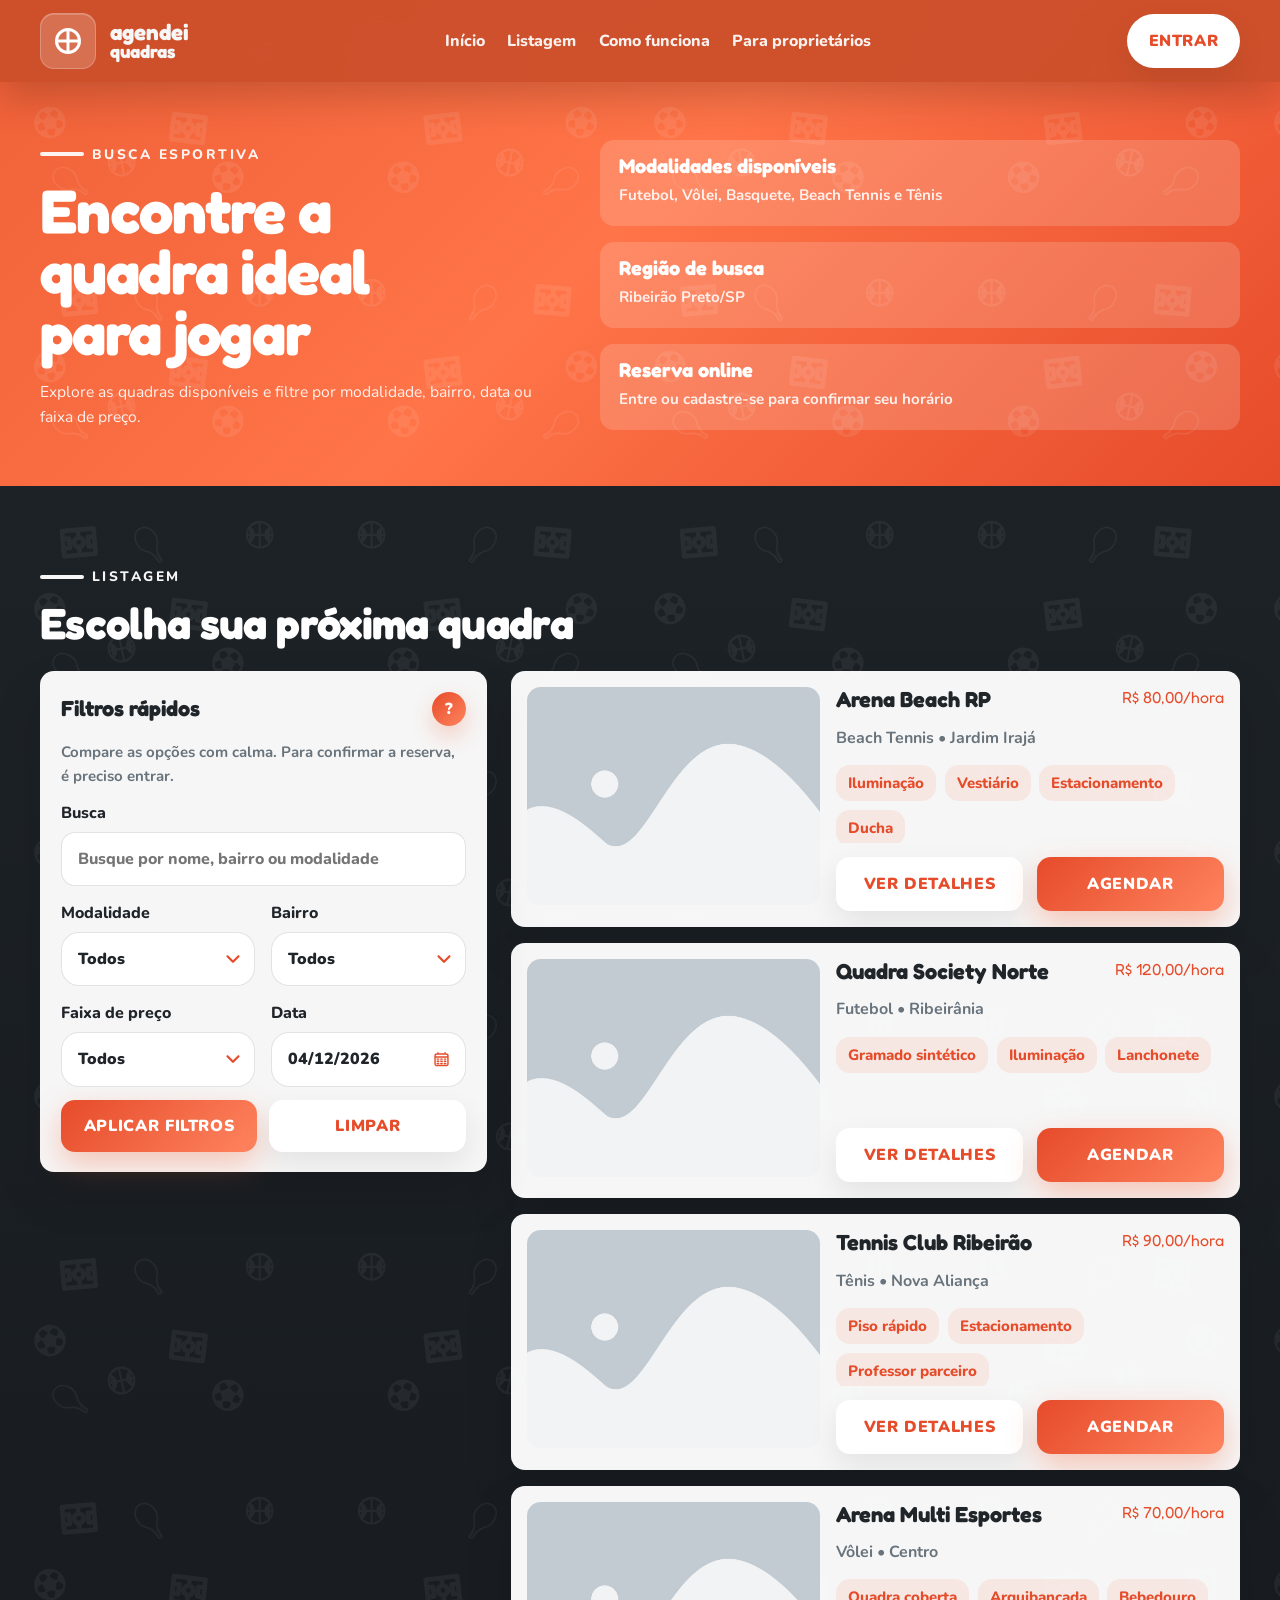
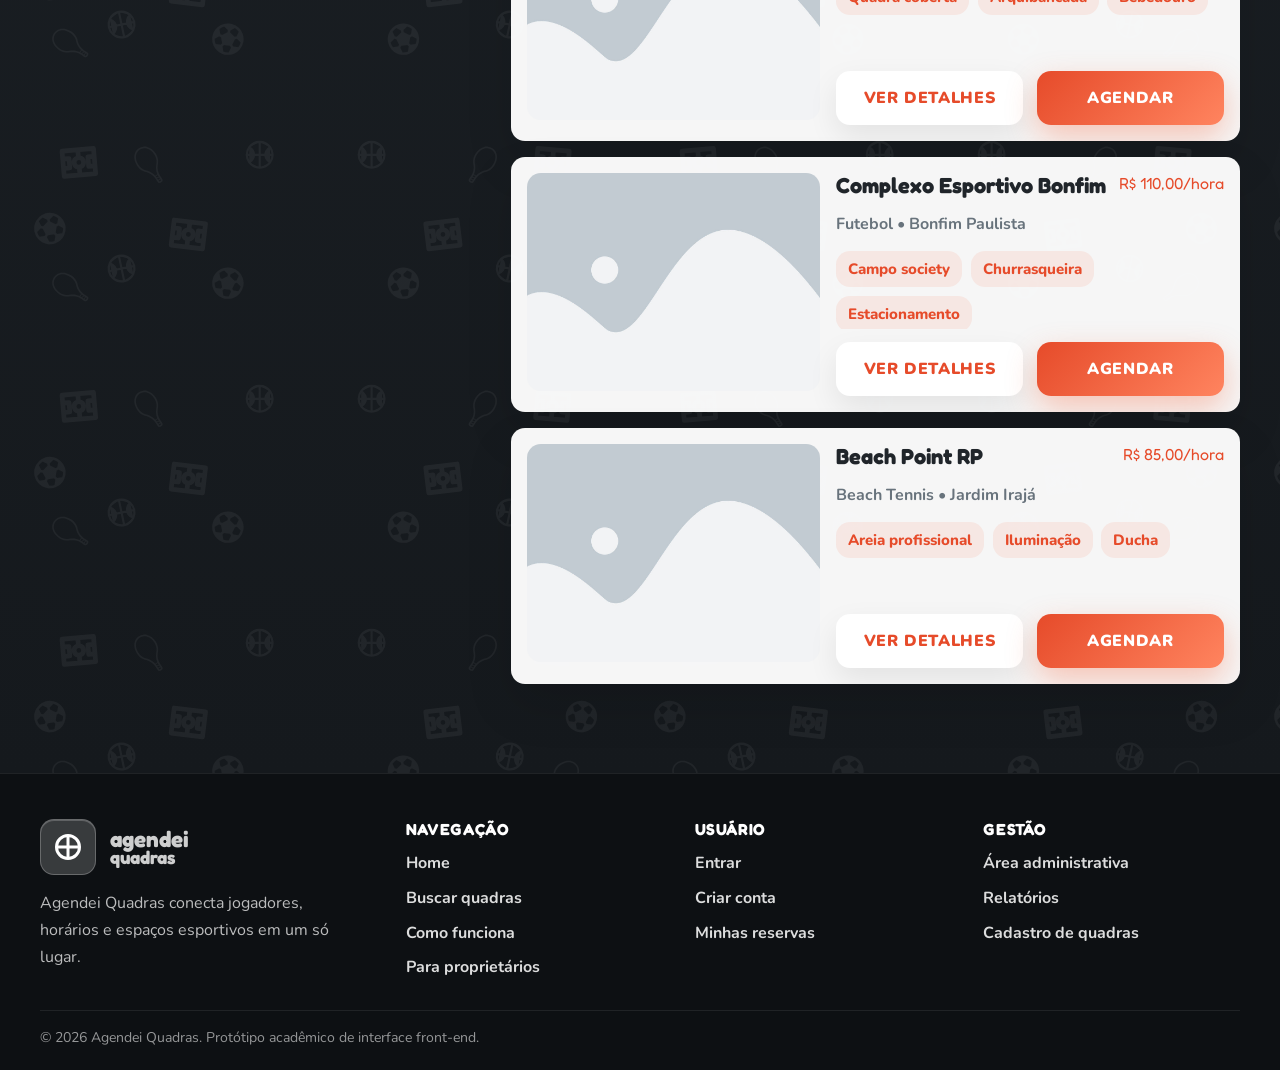
<file: pages/quadras.html>
<!DOCTYPE html>
<html lang="pt-BR">
  <head>
    <meta charset="UTF-8" />
    <meta name="viewport" content="width=device-width, initial-scale=1.0" />
    <title>Quadras Disponíveis | Agendei Quadras</title>
    <link rel="preconnect" href="https://fonts.googleapis.com" />
    <link rel="preconnect" href="https://fonts.gstatic.com" crossorigin />
    <link
      href="https://fonts.googleapis.com/css2?family=Fredoka:wght@400;500;600;700&family=Nunito:wght@400;600;700;800;900&display=swap"
      rel="stylesheet"
    />
    <link rel="stylesheet" href="../css/style.css" />
  </head>
  <body data-page="quadras" data-base="../">
    <div class="site-shell">
      <header class="site-header is-solid">
        <div class="container header-inner">
          <a class="brand" href="../index.html" aria-label="Ir para o início">
            <span class="brand-mark" aria-hidden="true"><span class="brand-grid"></span></span>
            <span class="brand-text"><strong>agendei</strong><span>quadras</span></span>
          </a>

          <nav class="main-nav" aria-label="Navegação principal">
            <button class="nav-toggle" type="button" aria-expanded="false" aria-controls="nav-menu" aria-label="Abrir menu">
              <span></span><span></span><span></span>
            </button>
            <ul class="nav-menu" id="nav-menu">
              <li><a href="../index.html">Início</a></li>
              <li><a href="#quadras-listagem">Listagem</a></li>
              <li><a id="navHowItWorks" href="#helpFiltersBtn">Como funciona</a></li>
              <li><a href="proprietarios.html">Para proprietários</a></li>
              <li class="nav-mobile-only" data-guest-only><a href="login.html">Entrar</a></li>
            </ul>
          </nav>

          <div class="header-actions">
            <span class="header-link" data-current-user hidden></span>
            <a class="button button-light header-cta pill-cta" href="login.html" data-header-cta>Entrar</a>
          </div>
        </div>
      </header>

      <main class="app-main" id="quadras-top">
        <section class="page-hero section-orange section-pattern section-pattern-light">
          <div class="container page-hero-grid quadras-hero-grid">
            <div class="page-hero-copy quadras-hero-copy">
              <span class="eyebrow eyebrow-light">busca esportiva</span>
              <h1>Encontre a quadra ideal para jogar</h1>
              <p>
                Explore as quadras disponíveis e filtre por modalidade,
                bairro, data ou faixa de preço.
              </p>
            </div>

            <div class="app-card-shell quadras-hero-cards home-hero-cards">
              <div class="hero-info-card">
                <h3>Modalidades disponíveis</h3>
                <p>Futebol, Vôlei, Basquete, Beach Tennis e Tênis</p>
              </div>
              <div class="hero-info-card">
                <h3>Região de busca</h3>
                <p>Ribeirão Preto/SP</p>
              </div>
              <div class="hero-info-card">
                <h3>Reserva online</h3>
                <p>Entre ou cadastre-se para confirmar seu horário</p>
              </div>
            </div>
          </div>
        </section>

        <section class="page-section section-dark section-pattern section-pattern-dark" id="quadras-listagem">
          <div class="container">
            <div class="page-title-row">
              <div>
                <span class="eyebrow">LISTAGEM</span>
                <h2>Escolha sua próxima quadra</h2>
              </div>
              <p class="floating-note" id="city-notice"></p>
            </div>

            <div class="results-layout results-layout-quadras">
              <aside class="form-card toolbar-card quadras-toolbar">
                <div class="toolbar-title-row">
                  <h3>Filtros rápidos</h3>
                  <button
                    id="helpFiltersBtn"
                    class="help-icon-button"
                    type="button"
                    aria-label="Como funciona"
                    data-help-filters
                    data-tooltip="Como funciona?"
                  >
                    ?
                  </button>
                </div>
                <p class="toolbar-helper">
                  Compare as opções com calma. Para confirmar a reserva, é preciso entrar.
                </p>
                <div class="toolbar-grid toolbar-grid-quadras">
                  <label class="toolbar-field full-width">
                    Busca
                    <input id="filtro-busca" type="search" placeholder="Busque por nome, bairro ou modalidade" />
                  </label>
                  <label class="toolbar-field">
                    Modalidade
                    <select id="filtro-modalidade">
                      <option>Todos</option>
                      <option>Futebol</option>
                      <option>Basquete</option>
                      <option>Vôlei</option>
                      <option>Beach Tennis</option>
                      <option>Tênis</option>
                    </select>
                  </label>
                  <label class="toolbar-field">
                    Bairro
                    <select id="filtro-bairro">
                      <option>Todos</option>
                      <option>Jardim Irajá</option>
                      <option>Centro</option>
                      <option>Ribeirânia</option>
                      <option>Bonfim Paulista</option>
                      <option>Nova Aliança</option>
                    </select>
                  </label>
                  <label class="toolbar-field">
                    Faixa de preço
                    <select id="filtro-preco">
                      <option value="Todos">Todos</option>
                      <option value="ate-80">Até R$ 80</option>
                      <option value="81-100">R$ 81 a R$ 100</option>
                      <option value="101-plus">Acima de R$ 100</option>
                    </select>
                  </label>
                  <label class="toolbar-field">
                    Data
                    <div id="filtro-data" class="date-picker-shell"></div>
                  </label>
                </div>
                <div class="filter-actions">
                  <button class="button btn-primary" type="button" id="aplicar-filtros">Aplicar filtros</button>
                  <button class="button btn-secondary" type="button" id="limpar-filtros">Limpar</button>
                </div>
              </aside>

              <div class="listing-grid" id="quadras-list"></div>
            </div>

            <div class="empty-state" id="quadras-empty" hidden>
              Nenhuma quadra encontrada para os filtros selecionados.
            </div>
          </div>
        </section>

      </main>

      <footer class="site-footer">
        <div class="container footer-grid app-split-footer">
          <div class="footer-brand-copy">
            <a class="brand footer-brand" href="../index.html" aria-label="Ir para o início">
              <span class="brand-mark" aria-hidden="true"><span class="brand-grid"></span></span>
              <span class="brand-text"><strong>agendei</strong><span>quadras</span></span>
            </a>
            <p>Agendei Quadras conecta jogadores, horários e espaços esportivos em um só lugar.</p>
          </div>
          <div class="footer-links-group">
            <strong>Navegação</strong>
            <a href="../index.html">Home</a>
            <a href="quadras.html">Buscar quadras</a>
            <a href="../index.html#como-funciona">Como funciona</a>
            <a href="proprietarios.html">Para proprietários</a>
          </div>
          <div class="footer-links-group">
            <strong>Usuário</strong>
            <a href="login.html">Entrar</a>
            <a href="cadastro.html">Criar conta</a>
            <a href="minhas-reservas.html">Minhas reservas</a>
          </div>
          <div class="footer-links-group">
            <strong>Gestão</strong>
            <a href="admin-dashboard.html">Área administrativa</a>
            <a href="admin-dashboard.html#relatorios">Relatórios</a>
            <a href="cadastro-proprietario.html">Cadastro de quadras</a>
          </div>
        </div>
        <div class="container footer-bottom">
          <p>© 2026 Agendei Quadras. Protótipo acadêmico de interface front-end.</p>
        </div>
      </footer>
    </div>

    <script src="../js/prototipo.js"></script>
  </body>
</html>
</file>
<file: css/style.css>
:root {
  --color-primary: #f2653c;
  --color-primary-deep: #e64b2a;
  --color-primary-soft: #ff845f;
  --color-dark: #171c20;
  --color-dark-soft: #1e2327;
  --color-darker: #111519;
  --color-light: #ffffff;
  --color-cream: #fff6ef;
  --color-sand: #ffe3d9;
  --color-text: #f7f7f7;
  --color-text-dark: #20252a;
  --color-muted: #c9d2d8;
  --color-muted-dark: #68737c;
  --border-light: rgba(255, 255, 255, 0.16);
  --border-dark: rgba(23, 28, 32, 0.12);
  --shadow-soft: 0 20px 60px rgba(0, 0, 0, 0.18);
  --shadow-card: 0 18px 40px rgba(0, 0, 0, 0.14);
  --radius-xl: 32px;
  --radius-lg: 26px;
  --radius-md: 20px;
  --radius-sm: 14px;
  --container: 1200px;
  --header-height: 92px;
  --transition: 0.3s ease;
}

*,
*::before,
*::after {
  box-sizing: border-box;
}

html {
  scroll-behavior: smooth;
}

body {
  margin: 0;
  font-family: "Nunito", sans-serif;
  color: var(--color-text);
  background: var(--color-darker);
}

.site-shell {
  overflow: clip;
}

body.modal-open {
  overflow: hidden;
}

img {
  display: block;
  max-width: 100%;
}

button,
input,
select,
textarea {
  font: inherit;
}

button {
  border: 0;
  background: none;
  cursor: pointer;
}

a {
  color: inherit;
  text-decoration: none;
}

input:not([type="checkbox"]):not([type="radio"]),
select,
textarea {
  width: 100%;
}

.container {
  width: min(calc(100% - 2rem), var(--container));
  margin: 0 auto;
}

.app-main {
  min-height: 100vh;
}

.section-pattern {
  position: relative;
  isolation: isolate;
}

.section-pattern::before {
  content: "";
  position: absolute;
  inset: 0;
  background-image: url("../assets/icons/sports-background-tile-combined.svg");
  background-repeat: repeat;
  background-size: 620px 244px;
  background-position: center top;
  pointer-events: none;
  z-index: 0;
}

.section-pattern::after {
  content: none;
}

.section-pattern-dark::before {
  opacity: 0.05;
  filter: brightness(0) invert(1);
}

.section-pattern-light::before {
  opacity: 0.08;
  filter: brightness(0) invert(1);
}

.section-pattern > * {
  position: relative;
  z-index: 1;
}

.section-dark {
  background: linear-gradient(180deg, #1d2227 0%, #15191d 100%);
}

.section-orange {
  background: linear-gradient(135deg, #ef6037 0%, #ff7448 48%, #e64b2a 100%);
}

h1,
h2,
h3 {
  margin: 0;
  font-family: "Fredoka", sans-serif;
  line-height: 1;
}

h1 {
  font-size: clamp(2.55rem, 4.8vw, 4.25rem);
  letter-spacing: -0.02em;
}

h2 {
  font-size: clamp(2rem, 3.4vw, 3.15rem);
  letter-spacing: -0.015em;
}

h3 {
  font-size: clamp(1.25rem, 1.7vw, 1.6rem);
}

p {
  margin: 0;
  line-height: 1.6;
}

.eyebrow {
  display: inline-flex;
  align-items: center;
  gap: 0.5rem;
  margin-bottom: 1rem;
  font-size: 0.86rem;
  font-weight: 800;
  letter-spacing: 0.18em;
  text-transform: uppercase;
}

.eyebrow::before {
  content: "";
  width: 2.75rem;
  height: 0.25rem;
  border-radius: 999px;
  background: currentColor;
}

.eyebrow-light {
  color: rgba(255, 255, 255, 0.92);
}

.eyebrow-dark {
  color: var(--color-primary-deep);
}

.button,
.btn-primary,
.btn-secondary {
  display: inline-flex;
  align-items: center;
  justify-content: center;
  min-height: 54px;
  padding: 0.92rem 1.35rem;
  border-radius: 999px;
  font-weight: 900;
  letter-spacing: 0.04em;
  text-transform: uppercase;
  transition:
    transform var(--transition),
    box-shadow var(--transition),
    background-color var(--transition),
    color var(--transition);
}

.button:hover,
.button:focus-visible,
.btn-primary:hover,
.btn-primary:focus-visible,
.btn-secondary:hover,
.btn-secondary:focus-visible {
  transform: translateY(-2px);
}

.btn-primary {
  color: var(--color-light);
  background: linear-gradient(135deg, var(--color-primary-deep), var(--color-primary-soft));
  box-shadow: 0 12px 30px rgba(242, 101, 60, 0.34);
}

.btn-secondary,
.button-light {
  color: var(--color-primary-deep);
  background: var(--color-light);
  box-shadow: 0 12px 30px rgba(0, 0, 0, 0.08);
}

.site-header {
  position: fixed;
  inset: 0 0 auto;
  z-index: 40;
  padding: 0.8rem 0;
  background: rgba(203, 79, 43, 0.94);
  backdrop-filter: blur(18px);
  box-shadow: 0 16px 38px rgba(0, 0, 0, 0.18);
  transition: background-color var(--transition), box-shadow var(--transition), padding var(--transition);
}

.site-header.is-scrolled,
.site-header.is-solid {
  background: rgba(203, 79, 43, 0.94);
  box-shadow: 0 16px 38px rgba(0, 0, 0, 0.18);
}

.header-inner {
  display: grid;
  grid-template-columns: auto 1fr auto;
  align-items: center;
  gap: 1.5rem;
}

.brand {
  display: inline-flex;
  align-items: center;
  gap: 0.9rem;
}

.brand-mark {
  display: grid;
  place-items: center;
  width: 56px;
  height: 56px;
  border-radius: 18px;
  background: rgba(255, 255, 255, 0.18);
  border: 1px solid rgba(255, 255, 255, 0.24);
  box-shadow: inset 0 1px 0 rgba(255, 255, 255, 0.2);
}

.brand-grid {
  position: relative;
  width: 26px;
  height: 26px;
  border: 3px solid var(--color-light);
  border-radius: 9px;
}

.brand-grid::before,
.brand-grid::after {
  content: "";
  position: absolute;
  background: var(--color-light);
}

.brand-grid::before {
  inset: 50% auto auto 0;
  width: 100%;
  height: 3px;
  transform: translateY(-50%);
}

.brand-grid::after {
  inset: 0 auto 0 50%;
  width: 3px;
  transform: translateX(-50%);
}

.brand-text {
  display: inline-flex;
  flex-direction: column;
  line-height: 0.9;
  text-transform: lowercase;
}

.brand-text strong,
.brand-text span {
  font-family: "Fredoka", sans-serif;
  font-size: 1.4rem;
  font-weight: 700;
}

.brand-text span {
  font-size: 1.15rem;
}

.main-nav {
  justify-self: center;
}

.nav-menu {
  display: flex;
  align-items: center;
  gap: 1.4rem;
  padding: 0;
  margin: 0;
  list-style: none;
}

.nav-menu a {
  position: relative;
  font-weight: 800;
  color: rgba(255, 255, 255, 0.92);
}

.nav-menu a::after {
  content: "";
  position: absolute;
  left: 0;
  right: 0;
  bottom: -0.45rem;
  height: 3px;
  border-radius: 999px;
  background: var(--color-light);
  transform: scaleX(0);
  transform-origin: center;
  transition: transform var(--transition);
}

.nav-menu a:hover::after,
.nav-menu a:focus-visible::after {
  transform: scaleX(1);
}

.nav-toggle {
  display: none;
  position: relative;
  z-index: 12;
  width: 54px;
  height: 54px;
  border-radius: 18px;
  background: rgba(255, 255, 255, 0.16);
  border: 1px solid rgba(255, 255, 255, 0.26);
}

.nav-toggle span {
  display: block;
  width: 24px;
  height: 3px;
  margin: 5px auto;
  border-radius: 999px;
  background: var(--color-light);
  transition: transform var(--transition), opacity var(--transition);
}

.nav-toggle.is-active span:nth-child(1) {
  transform: translateY(8px) rotate(45deg);
}

.nav-toggle.is-active span:nth-child(2) {
  opacity: 0;
}

.nav-toggle.is-active span:nth-child(3) {
  transform: translateY(-8px) rotate(-45deg);
}

.header-actions {
  position: relative;
  display: flex;
  align-items: center;
  gap: 0.85rem;
}

.nav-mobile-only {
  display: none;
}

.header-link {
  font-weight: 800;
  color: rgba(255, 255, 255, 0.92);
}

.header-user-button {
  min-height: 48px;
  padding: 0.68rem 0.88rem;
  border-radius: 999px !important;
  background: rgba(255, 249, 245, 0.98);
  box-shadow: 0 10px 24px rgba(0, 0, 0, 0.1);
}

.header-user-chip {
  display: inline-flex;
  align-items: center;
  justify-content: center;
  gap: 0.34rem;
  line-height: 1;
}

.header-user-icon {
  width: 18px;
  height: 18px;
  object-fit: contain;
  flex: 0 0 18px;
}

.header-user-name {
  display: inline-block;
  max-width: 124px;
  overflow: hidden;
  text-overflow: ellipsis;
  white-space: nowrap;
  font-size: 0.9rem;
  font-weight: 800;
  text-transform: none;
  color: var(--color-primary-deep);
}

.header-user-caret {
  width: 8px;
  height: 8px;
  background: transparent;
  border-right: 3px solid var(--color-primary-deep);
  border-bottom: 3px solid var(--color-primary-deep);
  transform: rotate(45deg);
  margin-top: -4px;
  transition: transform var(--transition), margin-top var(--transition);
}

.header-user-button[aria-expanded="true"] .header-user-caret,
.header-actions.is-profile-open .header-user-caret {
  transform: rotate(225deg);
  margin-top: 4px;
}

.header-user-button:hover,
.header-user-button:focus-visible {
  background: rgba(255, 243, 236, 1);
  box-shadow: 0 14px 28px rgba(230, 75, 42, 0.14);
}

.header-user-dropdown {
  position: absolute;
  top: calc(100% + 0.7rem);
  right: 0;
  min-width: 210px;
  padding: 0.45rem;
  border-radius: 20px;
  border: 1px solid rgba(23, 28, 32, 0.08);
  background: rgba(255, 250, 247, 0.99);
  box-shadow: 0 20px 42px rgba(23, 28, 32, 0.16);
  opacity: 0;
  visibility: hidden;
  transform: translateY(-8px);
  pointer-events: none;
  transition:
    opacity var(--transition),
    visibility var(--transition),
    transform var(--transition);
}

.header-actions.is-profile-open .header-user-dropdown {
  opacity: 1;
  visibility: visible;
  transform: translateY(0);
  pointer-events: auto;
}

.header-user-dropdown-item {
  display: flex;
  align-items: center;
  width: 100%;
  min-height: 44px;
  padding: 0.78rem 0.9rem;
  border-radius: 14px;
  color: var(--color-text-dark);
  font-weight: 800;
  text-align: left;
  transition:
    background-color var(--transition),
    color var(--transition),
    transform var(--transition);
}

.header-user-dropdown-item:hover,
.header-user-dropdown-item:focus-visible {
  background: rgba(242, 101, 60, 0.12);
  color: var(--color-primary-deep);
  transform: translateY(-1px);
}

.page-hero {
  padding: calc(var(--header-height) + 3rem) 0 3.5rem;
}

.page-hero-simple {
  padding-bottom: 2.2rem;
}

.page-hero-grid {
  display: grid;
  grid-template-columns: minmax(0, 0.88fr) minmax(0, 1.12fr);
  gap: 2rem;
  align-items: center;
}

.quadras-hero-grid {
  grid-template-columns: minmax(0, 0.95fr) minmax(420px, 1.15fr);
  align-items: center;
}

.quadras-hero-copy h1 {
  max-width: 11ch;
}

.owner-hero-grid {
  grid-template-columns: minmax(0, 0.95fr) minmax(420px, 1.15fr);
}

.page-hero-copy h1,
.page-hero-copy p {
  color: var(--color-light);
}

.page-hero-copy p {
  max-width: 680px;
  margin-top: 1rem;
  color: rgba(255, 255, 255, 0.9);
  font-size: 0.98rem;
}

.page-section {
  padding: 4.8rem 0 5.6rem;
}

.app-grid {
  display: grid;
  gap: 1.5rem;
}

.app-grid.two-columns {
  grid-template-columns: minmax(0, 1fr) minmax(0, 1fr);
}

.app-card-shell {
  display: grid;
  gap: 1rem;
}

.app-card,
.form-card {
  padding: 1.6rem;
  border-radius: 30px;
  background: rgba(255, 255, 255, 0.96);
  color: var(--color-text-dark);
  box-shadow: 0 22px 48px rgba(0, 0, 0, 0.12);
}

.app-card h2,
.app-card h3,
.form-card h2,
.form-card h3 {
  color: inherit;
}

.card-cover {
  width: 100%;
  aspect-ratio: 16 / 10;
  object-fit: cover;
  border-radius: 24px;
}

.card-body {
  display: grid;
  gap: 1rem;
  margin-top: 1.1rem;
}

.card-head {
  display: flex;
  flex-wrap: wrap;
  justify-content: space-between;
  gap: 0.85rem;
  align-items: flex-start;
}

.price-badge,
.price-inline {
  color: var(--color-primary-deep);
  font-family: "Fredoka", sans-serif;
  font-size: 1.1rem;
}

.hero-mini-stat {
  padding: 1.25rem;
  border-radius: 24px;
  background: rgba(255, 255, 255, 0.16);
  color: var(--color-light);
}

.hero-mini-stat strong {
  display: block;
  margin-top: 0.35rem;
  font-family: "Fredoka", sans-serif;
  font-size: 1.85rem;
  line-height: 1.15;
}

.quadras-hero-cards {
  align-self: stretch;
  justify-self: end;
  width: 100%;
}

.quadras-hero-cards .hero-mini-stat {
  display: grid;
  gap: 0.35rem;
  padding: 1rem 1.1rem;
}

.quadras-hero-cards .hero-mini-stat span {
  font-size: 0.82rem;
  font-weight: 800;
  letter-spacing: 0.04em;
  text-transform: uppercase;
  color: rgba(255, 255, 255, 0.78);
}

.quadras-hero-cards .hero-mini-stat strong {
  margin-top: 0;
  font-size: 1.18rem;
  line-height: 1.28;
}

.hero-info-card {
  padding: 1.25rem;
  border-radius: 24px;
  background: rgba(255, 255, 255, 0.16);
  color: var(--color-light);
  transition: transform var(--transition), box-shadow var(--transition);
}

.hero-info-card h3 {
  font-size: 1.25rem;
}

.hero-info-card p {
  margin-top: 0.45rem;
  color: rgba(255, 255, 255, 0.88);
  font-size: 0.95rem;
  font-weight: 700;
}

.owner-hero-cards {
  align-self: stretch;
  justify-self: stretch;
  justify-items: stretch;
  width: 100%;
  min-width: 0;
}

.owner-hero-cards .hero-info-card {
  display: block;
  padding: 1rem 1.15rem;
  width: 100%;
}

.home-hero-cards {
  align-self: stretch;
  justify-self: stretch;
  justify-items: stretch;
  width: 100%;
  min-width: 0;
}

.home-hero-cards .hero-info-card {
  display: block;
  padding: 1rem 1.15rem;
  width: 100%;
}

.owner-hero-title span {
  display: block;
  white-space: nowrap;
}

.owner-hero-title {
  max-width: 700px;
}

.home-section {
  display: grid;
  gap: 1.5rem;
}

.home-section-heading {
  max-width: 760px;
}

.home-section-heading h2,
.home-section-heading p {
  color: var(--color-light);
}

.home-section-heading p {
  margin-top: 0.75rem;
  color: rgba(255, 255, 255, 0.84);
  font-size: 0.96rem;
  font-weight: 700;
}

.desktop-nowrap {
  white-space: nowrap;
}

.home-steps-grid,
.home-benefits-grid {
  display: grid;
  gap: 1rem;
}

.home-steps-grid {
  grid-template-columns: repeat(3, minmax(0, 1fr));
}

.home-benefits-grid {
  grid-template-columns: repeat(4, minmax(0, 1fr));
}

.owner-advantages-grid {
  display: grid;
  grid-template-columns: repeat(3, minmax(0, 1fr));
  gap: 1rem;
}

.owner-advantages-grid .home-benefit-card {
  align-items: center;
  text-align: center;
}

.home-step-card,
.home-benefit-card {
  display: grid;
  gap: 0.75rem;
  transition: transform var(--transition), box-shadow var(--transition);
}

.hero-info-card:hover,
.hero-info-card:focus-within,
.home-step-card:hover,
.home-step-card:focus-within,
.home-benefit-card:hover,
.home-benefit-card:focus-within {
  transform: scale(1.035);
  box-shadow: 0 26px 58px rgba(0, 0, 0, 0.18);
}

.home-step-card span {
  display: grid;
  place-items: center;
  width: 44px;
  height: 44px;
  border-radius: 999px;
  background: linear-gradient(135deg, var(--color-primary-deep), var(--color-primary-soft));
  color: var(--color-light);
  font-weight: 900;
}

.home-cta {
  display: grid;
  gap: 1rem;
  max-width: 760px;
  text-align: left;
}

.home-cta h2,
.home-cta p {
  color: var(--color-light);
}

.home-cta p {
  color: rgba(255, 255, 255, 0.84);
  font-weight: 700;
}

.owner-final-cta {
  margin: 0 auto;
  text-align: center;
}

.page-title-row {
  display: flex;
  flex-wrap: wrap;
  justify-content: space-between;
  gap: 1rem;
  align-items: center;
  margin-bottom: 1.6rem;
}

.page-title-row h2,
.page-title-row p {
  color: var(--color-light);
}

.page-title-row.light-surface h2,
.page-title-row.light-surface h3,
.page-title-row.light-surface p {
  color: var(--color-dark);
}

.section-title-spacer {
  margin-top: 1.5rem;
}

.floating-note {
  color: rgba(255, 255, 255, 0.84);
  font-weight: 700;
}

.inline-actions {
  display: flex;
  flex-wrap: wrap;
  gap: 0.85rem;
}

.inline-actions > * {
  flex: 1 1 180px;
}

.quick-links-grid {
  display: grid;
  grid-template-columns: repeat(3, minmax(0, 1fr));
  gap: 1rem;
}

.quick-link-card {
  display: grid;
  gap: 0.8rem;
}

.auth-wrapper {
  display: grid;
  gap: 1.75rem;
  align-items: center;
}

.auth-intro {
  max-width: 720px;
  margin: 0 auto;
  text-align: center;
}

.auth-card {
  width: min(100%, 560px);
  margin: 0 auto;
}

.auth-card-wide {
  width: min(100%, 980px);
}

.auth-links {
  display: flex;
  flex-wrap: wrap;
  gap: 0.65rem 1rem;
}

.auth-links a {
  font-weight: 800;
  color: var(--color-primary-deep);
}

.auth-links a:hover,
.auth-links a:focus-visible {
  text-decoration: underline;
}

.form-grid {
  display: grid;
  grid-template-columns: repeat(2, minmax(0, 1fr));
  gap: 1rem;
}

.single-column-form .form-grid {
  grid-template-columns: 1fr;
}

.full-width {
  grid-column: 1 / -1;
}

.form-card label,
.toolbar-field {
  display: grid;
  gap: 0.5rem;
  font-weight: 800;
  color: var(--color-text-dark);
}

.toolbar-field {
  position: relative;
}

.form-card input,
.form-card select,
.form-card textarea,
.toolbar-field input,
.toolbar-field select,
.toolbar-field textarea {
  padding: 0.95rem 1rem;
  border-radius: 18px;
  border: 1px solid rgba(23, 28, 32, 0.12);
  background: rgba(255, 255, 255, 0.96);
  color: var(--color-text-dark);
  outline: none;
}

.form-card select,
.toolbar-field select {
  appearance: none;
  -webkit-appearance: none;
  -moz-appearance: none;
  padding-right: 2.8rem;
  font-family: "Nunito", sans-serif;
  font-size: 1rem;
  font-weight: 900;
  color: var(--color-text-dark);
}

.form-card select.is-customized,
.toolbar-field select.is-customized {
  position: absolute;
  opacity: 0;
  pointer-events: none;
  width: 0;
  height: 0;
  margin: 0;
  padding: 0;
  border: 0;
}

.toolbar-field:has(select)::after {
  content: "";
  position: absolute;
  right: 0.2rem;
  bottom: 0.5rem;
  width: 2.4rem;
  height: 2.4rem;
  background: var(--color-primary-deep);
  -webkit-mask: url("../assets/icons/angle-down-svgrepo-com.svg") center / contain no-repeat;
  mask: url("../assets/icons/angle-down-svgrepo-com.svg") center / contain no-repeat;
  pointer-events: none;
  transition: transform var(--transition);
}

.toolbar-field:has(select:focus)::after {
  transform: rotate(180deg);
}

.toolbar-field:has(select.is-customized)::after {
  display: none;
}

.custom-select-shell {
  position: relative;
}

.custom-select-trigger {
  width: 100%;
  min-height: 54px;
  padding: 0.95rem 2.8rem 0.95rem 1rem;
  border-radius: 18px;
  border: 1px solid rgba(23, 28, 32, 0.12);
  background: rgba(255, 255, 255, 0.96);
  color: var(--color-text-dark);
  font-family: "Nunito", sans-serif;
  font-size: 1rem;
  font-weight: 900;
  text-align: left;
  cursor: pointer;
  transition: border-color var(--transition), box-shadow var(--transition);
}

.custom-select-trigger::after {
  content: "";
  position: absolute;
  right: 0.2rem;
  bottom: 0.5rem;
  width: 2.4rem;
  height: 2.4rem;
  background: var(--color-primary-deep);
  -webkit-mask: url("../assets/icons/angle-down-svgrepo-com.svg") center / contain no-repeat;
  mask: url("../assets/icons/angle-down-svgrepo-com.svg") center / contain no-repeat;
  pointer-events: none;
  transition: transform var(--transition);
}

.custom-select-shell.is-open .custom-select-trigger,
.custom-select-trigger:focus-visible {
  border-color: var(--color-primary-deep);
  box-shadow: 0 0 0 3px rgba(242, 101, 60, 0.12);
  outline: none;
}

.custom-select-shell.is-disabled .custom-select-trigger,
.custom-select-trigger:disabled {
  cursor: not-allowed;
  opacity: 0.74;
}

.custom-select-shell.is-open .custom-select-trigger::after {
  transform: rotate(180deg);
}

.custom-select-value {
  display: block;
  overflow: hidden;
  text-overflow: ellipsis;
  white-space: nowrap;
}

.custom-select-panel {
  position: absolute;
  z-index: 8;
  left: 0;
  width: 100%;
  max-width: min(100vw - 2rem, 100%);
  padding: 0.45rem;
  border-radius: 18px;
  border: 1px solid rgba(23, 28, 32, 0.1);
  background: rgba(255, 250, 247, 0.98);
  box-shadow: 0 18px 38px rgba(23, 28, 32, 0.14);
}

.custom-select-option {
  width: 100%;
  min-height: 46px;
  padding: 0.75rem 0.9rem;
  border-radius: 14px;
  color: var(--color-text-dark);
  font-weight: 800;
  text-align: left;
  transition: background-color var(--transition), color var(--transition), transform var(--transition);
}

.custom-select-option:hover,
.custom-select-option:focus-visible {
  background: rgba(242, 101, 60, 0.12);
  transform: translateY(-1px);
}

.custom-select-option.is-selected {
  background: linear-gradient(135deg, var(--color-primary-deep), var(--color-primary-soft));
  color: var(--color-light);
}

.form-card input:focus,
.form-card select:focus,
.form-card textarea:focus,
.toolbar-field input:focus,
.toolbar-field select:focus,
.toolbar-field textarea:focus {
  border-color: var(--color-primary-deep);
}

.form-actions {
  display: flex;
  flex-wrap: wrap;
  align-items: center;
  gap: 1rem;
  margin-top: 1.4rem;
}

.form-message {
  min-height: 1.5rem;
  font-weight: 800;
  color: var(--color-primary-deep);
  white-space: nowrap;
}

.form-message.is-error {
  color: #ff9d80;
}

.check-grid {
  display: flex;
  flex-wrap: wrap;
  gap: 0.85rem;
}

.interests-section {
  display: grid;
  gap: 0.9rem;
}

.interests-title {
  letter-spacing: 0.12em;
  text-transform: uppercase;
}

.interest-grid {
  display: flex;
  flex-wrap: nowrap;
  gap: 0.85rem;
}

.interest-option {
  position: relative;
  display: flex;
  flex: 1 1 0;
  min-width: 0;
  cursor: pointer;
}

.interest-option input {
  position: absolute;
  opacity: 0;
  pointer-events: none;
}

.interest-card {
  display: flex;
  align-items: center;
  justify-content: center;
  gap: 0.7rem;
  width: 100%;
  min-height: 60px;
  padding: 0.9rem 1rem;
  border: 1px solid rgba(242, 101, 60, 0.14);
  border-radius: 20px;
  background: linear-gradient(180deg, rgba(255, 248, 244, 0.98) 0%, rgba(255, 240, 233, 0.92) 100%);
  box-shadow: 0 12px 28px rgba(153, 65, 38, 0.08);
  transition:
    transform var(--transition),
    box-shadow var(--transition),
    border-color var(--transition),
    background-color var(--transition),
    background var(--transition);
}

.interest-label {
  font-size: 0.95rem;
  font-weight: 900;
  line-height: 1.1;
  text-align: center;
  color: var(--color-text-dark);
}

.interest-indicator {
  position: relative;
  flex: 0 0 22px;
  width: 22px;
  height: 22px;
  border: 2px solid rgba(230, 75, 42, 0.35);
  border-radius: 999px;
  background: rgba(255, 255, 255, 0.96);
  box-shadow: inset 0 1px 2px rgba(23, 28, 32, 0.08);
  transition:
    border-color var(--transition),
    background-color var(--transition),
    transform var(--transition);
}

.interest-indicator::after {
  content: "";
  position: absolute;
  inset: 4px;
  border-radius: 999px;
  background: linear-gradient(135deg, var(--color-primary-deep), var(--color-primary-soft));
  transform: scale(0);
  transition: transform var(--transition);
}

.interest-option:hover .interest-card,
.interest-option:focus-within .interest-card {
  transform: translateY(-3px);
  border-color: rgba(230, 75, 42, 0.32);
  background: linear-gradient(180deg, rgba(255, 245, 240, 1) 0%, rgba(255, 233, 222, 0.96) 100%);
  box-shadow: 0 16px 34px rgba(153, 65, 38, 0.12);
}

.interest-option input:focus-visible + .interest-card {
  outline: 3px solid rgba(242, 101, 60, 0.22);
  outline-offset: 3px;
}

.interest-option input:checked + .interest-card {
  border-color: rgba(230, 75, 42, 0.9);
  background: linear-gradient(180deg, rgba(255, 238, 228, 1) 0%, rgba(255, 225, 211, 0.98) 100%);
  box-shadow: 0 18px 36px rgba(230, 75, 42, 0.16);
}

.interest-option input:checked + .interest-card .interest-indicator {
  border-color: var(--color-primary-deep);
  background: rgba(255, 236, 226, 1);
  transform: scale(1.04);
}

.interest-option input:checked + .interest-card .interest-indicator::after {
  transform: scale(1);
}

.interest-option input:checked + .interest-card .interest-label {
  color: var(--color-primary-deep);
}

.check-item,
.access-option {
  display: inline-flex;
  align-items: center;
  gap: 0.55rem;
  min-height: 48px;
  padding: 0.8rem 1rem;
  border-radius: 18px;
  background: rgba(242, 101, 60, 0.08);
  color: var(--color-text-dark);
  font-weight: 800;
}

.check-item input,
.access-option input {
  width: auto;
}

.access-options {
  display: grid;
  grid-template-columns: repeat(2, minmax(0, 1fr));
  gap: 0.85rem;
}

.access-option {
  justify-content: center;
  border: 1px solid transparent;
  transition:
    transform var(--transition),
    background-color var(--transition),
    color var(--transition),
    border-color var(--transition);
}

.access-option.is-active {
  color: var(--color-light);
  background: linear-gradient(135deg, var(--color-primary-deep), var(--color-primary-soft));
  border-color: rgba(255, 255, 255, 0.2);
}

.toolbar-card {
  display: grid;
  gap: 1rem;
}

.toolbar-title-row {
  display: flex;
  align-items: center;
  justify-content: space-between;
  gap: 0.75rem;
}

.help-icon-button {
  position: relative;
  display: inline-grid;
  place-items: center;
  flex: 0 0 auto;
  width: 34px;
  height: 34px;
  border-radius: 999px;
  background: linear-gradient(135deg, var(--color-primary-deep), var(--color-primary-soft));
  color: var(--color-light);
  font-weight: 900;
  box-shadow: 0 10px 22px rgba(242, 101, 60, 0.28);
  cursor: pointer;
  transition: transform var(--transition), box-shadow var(--transition);
}

.help-icon-button:hover,
.help-icon-button:focus-visible {
  transform: scale(1.08);
}

.help-icon-button::after {
  content: attr(data-tooltip);
  position: absolute;
  right: 0;
  bottom: calc(100% + 0.55rem);
  width: max-content;
  max-width: 180px;
  padding: 0.45rem 0.6rem;
  border-radius: 12px;
  background: var(--color-dark);
  color: var(--color-light);
  font-size: 0.78rem;
  font-weight: 800;
  opacity: 0;
  visibility: hidden;
  transform: translateY(4px);
  transition: opacity var(--transition), visibility var(--transition), transform var(--transition);
  pointer-events: none;
  z-index: 4;
}

.help-icon-button:hover::after,
.help-icon-button:focus-visible::after {
  opacity: 1;
  visibility: visible;
  transform: translateY(0);
}

.help-icon-button.help-bounce {
  animation: helpBounce 1.05s ease-in-out;
}

@keyframes helpBounce {
  0% {
    transform: scale(1);
  }
  25% {
    transform: scale(1.18);
  }
  45% {
    transform: scale(0.96);
  }
  65% {
    transform: scale(1.12);
  }
  100% {
    transform: scale(1);
  }
}

.toolbar-grid {
  display: grid;
  grid-template-columns: repeat(4, minmax(0, 1fr));
  gap: 1rem;
}

.toolbar-grid-quadras {
  grid-template-columns: repeat(2, minmax(0, 1fr));
}

.results-layout-quadras {
  grid-template-columns: minmax(280px, 320px) minmax(0, 1fr);
  gap: 1.25rem;
}

.quadras-toolbar {
  position: sticky;
  top: calc(var(--header-height) + 1rem);
  gap: 0.85rem;
  padding: 1.3rem;
  border-radius: 26px;
}

.toolbar-helper {
  margin: 0;
  color: var(--color-muted-dark);
  font-weight: 700;
  font-size: 0.94rem;
}

.filter-actions {
  display: grid;
  grid-template-columns: repeat(2, minmax(0, 1fr));
  gap: 0.75rem;
}

.filter-actions .button {
  width: 100%;
  min-height: 48px;
}

.toolbar-grid.compact {
  grid-template-columns: repeat(3, minmax(0, 1fr));
}

.results-layout {
  display: grid;
  grid-template-columns: minmax(280px, 0.38fr) minmax(0, 0.62fr);
  gap: 1.5rem;
  align-items: start;
}

.listing-grid {
  display: grid;
  gap: 1rem;
}

.court-card {
  display: grid;
  grid-template-columns: minmax(230px, 0.43fr) minmax(0, 0.57fr);
  gap: 1rem;
  padding: 1rem;
  overflow: hidden;
  align-items: start;
  min-height: 250px;
}

.court-card .card-cover {
  aspect-ratio: 16 / 8.7;
  height: 100%;
  min-height: 218px;
  max-height: 218px;
  border-radius: 20px;
  align-self: stretch;
}

.court-card .card-body {
  display: grid;
  grid-template-rows: auto auto 1fr auto;
  margin-top: 0;
  gap: 0.85rem;
  min-height: 218px;
}

.court-card .card-head {
  display: grid;
  grid-template-columns: minmax(0, 1fr) auto;
  gap: 0.75rem;
  align-items: start;
}

.court-card-copy {
  min-width: 0;
}

.court-card-copy h3 {
  margin: 0;
  white-space: normal;
  overflow-wrap: anywhere;
  line-height: 1.15;
}

.court-meta {
  color: var(--color-muted-dark);
  font-weight: 700;
  margin: 0;
}

.court-card .price-badge {
  white-space: nowrap;
  font-size: 1rem;
  justify-self: end;
  align-self: start;
}

.tag-row-court {
  display: grid;
  grid-template-columns: repeat(2, minmax(0, 1fr));
  grid-auto-rows: minmax(36px, auto);
  gap: 0.55rem;
  align-content: start;
  min-height: 78px;
  max-height: 78px;
  overflow: hidden;
}

.tag-row-court .tag-pill {
  min-width: 0;
  justify-content: flex-start;
  justify-self: stretch;
  padding: 0.45rem 0.75rem;
  white-space: nowrap;
  overflow: hidden;
  text-overflow: ellipsis;
}

.court-card-actions {
  margin-top: auto;
  align-self: end;
}

.tag-row {
  display: flex;
  flex-wrap: wrap;
  gap: 0.55rem;
}

.tag-pill {
  display: inline-flex;
  align-items: center;
  justify-content: center;
  min-height: 36px;
  padding: 0.5rem 0.85rem;
  border-radius: 999px;
  background: rgba(242, 101, 60, 0.1);
  color: var(--color-primary-deep);
  font-weight: 800;
  font-size: 0.94rem;
}

.empty-state {
  padding: 2rem;
  border-radius: 28px;
  background: rgba(255, 255, 255, 0.88);
  color: var(--color-primary-deep);
  font-weight: 800;
  text-align: center;
}

.detail-hero {
  display: grid;
  grid-template-columns: minmax(320px, 0.95fr) minmax(0, 1.05fr);
  gap: 1.5rem;
  align-items: start;
  min-width: 0;
}

.detail-media-panel {
  position: sticky;
  top: calc(var(--header-height) + 1rem);
  display: grid;
  gap: 1rem;
  padding: 1rem;
  min-width: 0;
}

.detail-court-image {
  width: 100%;
  height: clamp(280px, 34vw, 430px);
  object-fit: cover;
  border-radius: 24px;
  box-shadow: 0 18px 42px rgba(0, 0, 0, 0.18);
}

.detail-quick-facts {
  display: grid;
  grid-template-columns: repeat(3, minmax(0, 1fr));
  gap: 0.75rem;
}

.detail-quick-facts span {
  display: grid;
  gap: 0.25rem;
  min-width: 0;
  padding: 0.85rem;
  border-radius: 18px;
  background: rgba(242, 101, 60, 0.08);
  color: var(--color-text-dark);
  font-weight: 900;
}

.detail-quick-facts strong {
  color: var(--color-muted-dark);
  font-size: 0.74rem;
  letter-spacing: 0.08em;
  text-transform: uppercase;
}

.detail-summary {
  display: grid;
  gap: 1.15rem;
  min-width: 0;
}

.detail-location {
  color: var(--color-primary-deep);
  font-size: 0.78rem;
  font-weight: 900;
  letter-spacing: 0.16em;
}

.detail-title-block {
  display: grid;
  gap: 0.35rem;
}

.detail-summary h1 {
  color: var(--color-text-dark);
  font-size: clamp(2rem, 3vw, 3rem);
  overflow-wrap: anywhere;
}

.detail-subtitle {
  font-size: 1.1rem;
  color: var(--color-muted-dark);
  font-weight: 800;
}

.detail-grid {
  display: grid;
  grid-template-columns: repeat(3, minmax(0, 1fr));
  gap: 0.85rem;
}

.info-grid {
  display: grid;
  grid-template-columns: repeat(2, minmax(0, 1fr));
  gap: 1rem;
}

.detail-info-card {
  padding: 1rem;
  border: 1px solid rgba(23, 28, 32, 0.08);
  border-radius: 18px;
  background: rgba(23, 28, 32, 0.04);
}

.detail-info-card p {
  color: var(--color-text-dark);
  font-weight: 900;
  line-height: 1.35;
}

.detail-price-card {
  background: linear-gradient(135deg, var(--color-primary-deep), var(--color-primary-soft));
  border-color: transparent;
  box-shadow: 0 14px 30px rgba(242, 101, 60, 0.24);
}

.detail-price-card .detail-label,
.detail-price-card p {
  color: var(--color-light);
}

.detail-label {
  display: block;
  margin-bottom: 0.35rem;
  color: var(--color-muted-dark);
  font-weight: 800;
  text-transform: uppercase;
  letter-spacing: 0.05em;
  font-size: 0.8rem;
}

.rating-box {
  display: flex;
  flex-wrap: wrap;
  justify-content: space-between;
  align-items: center;
  gap: 0.5rem 1rem;
  padding: 1rem;
  border-radius: 22px;
  background: rgba(242, 101, 60, 0.08);
}

.rating-box strong {
  color: var(--color-primary-deep);
  font-family: "Fredoka", sans-serif;
  font-size: 1.25rem;
}

.rating-box span {
  color: var(--color-muted-dark);
  font-weight: 800;
}

.detail-section {
  display: grid;
  gap: 0.75rem;
}

.detail-section h3 {
  color: var(--color-text-dark);
  font-size: 1.35rem;
}

.detail-description {
  color: #48525a;
  font-weight: 700;
}

.detail-operating-list {
  display: grid;
  gap: 0.7rem;
}

.detail-operating-accordion {
  display: grid;
  gap: 0.85rem;
}

.detail-operating-accordion summary {
  display: flex;
  align-items: center;
  justify-content: space-between;
  gap: 1rem;
  padding: 0.95rem 1rem;
  border: 1px solid rgba(226, 232, 240, 0.96);
  border-radius: 18px;
  background: rgba(255, 255, 255, 0.92);
  color: var(--color-text-dark);
  font-size: 1.02rem;
  font-weight: 900;
  cursor: pointer;
  list-style: none;
}

.detail-operating-accordion summary::-webkit-details-marker {
  display: none;
}

.detail-operating-accordion summary::after {
  content: "";
  width: 3rem;
  height: 3rem;
  flex: 0 0 auto;
  background: var(--color-primary-deep);
  -webkit-mask: url("../assets/icons/angle-down-svgrepo-com.svg") center / contain no-repeat;
  mask: url("../assets/icons/angle-down-svgrepo-com.svg") center / contain no-repeat;
  transition: transform var(--transition);
}

.detail-operating-accordion[open] summary::after {
  transform: rotate(180deg);
}

.detail-operating-item {
  display: flex;
  align-items: center;
  justify-content: space-between;
  gap: 0.85rem;
  padding: 0.9rem 1rem;
  border: 1px solid rgba(226, 232, 240, 0.96);
  border-radius: 18px;
  background: rgba(255, 255, 255, 0.92);
}

.detail-operating-item strong {
  color: var(--color-primary-deep);
  font-size: 0.95rem;
  font-weight: 900;
}

.detail-operating-item span {
  color: var(--color-text-dark);
  font-weight: 800;
  text-align: right;
}

.detail-tag-row .tag-pill {
  background: rgba(242, 101, 60, 0.12);
  border: 1px solid rgba(242, 101, 60, 0.16);
}

.rules-card {
  padding: 1.2rem;
  border-radius: 22px;
  background: linear-gradient(135deg, rgba(23, 28, 32, 0.05), rgba(242, 101, 60, 0.08));
  border: 1px solid rgba(23, 28, 32, 0.06);
}

.info-list {
  display: grid;
  gap: 0.6rem;
  padding-left: 0;
  margin: 0;
  list-style: none;
}

.info-list li {
  position: relative;
  padding-left: 1.45rem;
  color: #48525a;
  font-weight: 800;
}

.info-list li::before {
  content: "";
  position: absolute;
  top: 0.58rem;
  left: 0;
  width: 0.48rem;
  height: 0.48rem;
  border-radius: 999px;
  background: var(--color-primary-deep);
}

.detail-section-heading {
  display: grid;
  gap: 0.25rem;
}

.detail-section-heading p {
  color: var(--color-muted-dark);
  font-weight: 800;
}

.detail-time-grid {
  display: grid;
  grid-template-columns: repeat(4, minmax(0, 1fr));
  gap: 0.65rem;
}

.detail-time-chip {
  min-height: 54px;
  padding: 0.65rem;
}

.detail-date-field {
  display: grid;
  position: relative;
  gap: 0.5rem;
}

.detail-booking-grid {
  display: grid;
  grid-template-columns: repeat(2, minmax(0, 1fr));
  gap: 0.85rem;
}

.detail-booking-full {
  grid-column: 1 / -1;
}

.detail-date-field span {
  color: var(--color-text-dark);
  font-size: 0.94rem;
  font-weight: 900;
}

.detail-date-field input,
.detail-date-field select {
  padding: 0.95rem 1rem;
  border-radius: 18px;
  border: 1px solid rgba(23, 28, 32, 0.12);
  background: rgba(255, 255, 255, 0.96);
  color: var(--color-text-dark);
  outline: none;
}

.detail-date-field input:focus,
.detail-date-field select:focus {
  border-color: var(--color-primary-deep);
}

.detail-date-field select {
  appearance: none;
  -webkit-appearance: none;
  -moz-appearance: none;
  min-height: 54px;
  padding-right: 2.8rem;
  font-family: "Nunito", sans-serif;
  font-size: 1rem;
  font-variant-numeric: tabular-nums;
  font-weight: 900;
  color: var(--color-text-dark);
}

.detail-date-field:has(select)::after {
  content: "";
  position: absolute;
  right: 1rem;
  bottom: 1rem;
  width: 1rem;
  height: 1rem;
  background: var(--color-primary-deep);
  -webkit-mask: url("../assets/icons/angle-down-svgrepo-com.svg") center / contain no-repeat;
  mask: url("../assets/icons/angle-down-svgrepo-com.svg") center / contain no-repeat;
  pointer-events: none;
  transition: transform var(--transition);
}

.detail-date-field:has(select:focus)::after {
  transform: rotate(180deg);
}

.detail-date-field:has(select.is-customized)::after {
  display: none;
}

.date-picker-shell {
  position: relative;
}

.date-picker-trigger {
  width: 100%;
  min-height: 54px;
  padding: 0.95rem 2.8rem 0.95rem 1rem;
  border-radius: 18px;
  border: 1px solid rgba(23, 28, 32, 0.12);
  background: rgba(255, 255, 255, 0.96);
  color: var(--color-text-dark);
  font-family: "Nunito", sans-serif;
  font-size: 1rem;
  font-variant-numeric: tabular-nums;
  font-weight: 900;
  text-align: left;
  cursor: pointer;
  transition: border-color var(--transition), box-shadow var(--transition);
}

.date-picker-trigger::after {
  content: "";
  position: absolute;
  right: 1rem;
  top: 50%;
  width: 1.05rem;
  height: 1.05rem;
  background: var(--color-primary-deep);
  -webkit-mask: url("../assets/icons/calendar-days-svgrepo-com.svg") center / contain no-repeat;
  mask: url("../assets/icons/calendar-days-svgrepo-com.svg") center / contain no-repeat;
  transform: translateY(-50%);
  pointer-events: none;
}

.date-picker-shell.is-open .date-picker-trigger,
.date-picker-trigger:focus-visible {
  border-color: var(--color-primary-deep);
  box-shadow: 0 0 0 3px rgba(242, 101, 60, 0.12);
  outline: none;
}

.date-picker-panel {
  position: absolute;
  z-index: 8;
  left: 0;
  width: min(calc(100vw - 2rem), 220px);
  max-width: calc(100vw - 2rem);
  padding: 0.5rem;
  border-radius: 14px;
  border: 1px solid rgba(23, 28, 32, 0.1);
  background: rgba(255, 250, 247, 0.98);
  box-shadow: 0 22px 48px rgba(23, 28, 32, 0.16);
}

.date-picker-shell.opens-up .date-picker-panel {
  top: auto;
  bottom: calc(100% + 0.55rem);
}

.date-picker-header {
  display: grid;
  grid-template-columns: 28px 1fr 28px;
  align-items: center;
  gap: 0.2rem;
  margin-bottom: 0.42rem;
}

.date-picker-title {
  color: var(--color-text-dark);
  font-size: 0.76rem;
  font-weight: 900;
  text-align: center;
  text-transform: capitalize;
}

.date-picker-nav {
  display: inline-flex;
  align-items: center;
  justify-content: center;
  width: 28px;
  height: 28px;
  padding: 0;
  line-height: 1;
  border-radius: 8px;
  background: rgba(242, 101, 60, 0.08);
  color: var(--color-primary-deep);
  font-size: 1.5rem;
  font-weight: 600;
  vertical-align: middle;
}

.date-picker-nav:disabled {
  cursor: not-allowed;
  opacity: 0.38;
}

.date-picker-weekdays,
.date-picker-days {
  display: grid;
  grid-template-columns: repeat(7, minmax(0, 1fr));
  gap: 0.14rem;
}

.date-picker-weekdays {
  margin-bottom: 0.24rem;
}

.date-picker-weekdays span {
  color: var(--color-muted-dark);
  font-size: 0.58rem;
  font-weight: 900;
  text-align: center;
}

.date-picker-day,
.date-picker-day.is-empty {
  min-height: 20px;
  border-radius: 6px;
}

.date-picker-day {
  background: rgba(23, 28, 32, 0.04);
  color: var(--color-text-dark);
  font-variant-numeric: tabular-nums;
  font-size: 0.68rem;
  font-weight: 900;
  transition: background-color var(--transition), color var(--transition), transform var(--transition);
}

.date-picker-day:hover,
.date-picker-day:focus-visible {
  transform: translateY(-1px);
  background: rgba(242, 101, 60, 0.12);
}

.date-picker-day.is-today {
  box-shadow: inset 0 0 0 1px rgba(242, 101, 60, 0.35);
}

.date-picker-day.is-selected {
  background: linear-gradient(135deg, var(--color-primary-deep), var(--color-primary-soft));
  color: var(--color-light);
}

.date-picker-day:disabled {
  cursor: not-allowed;
  opacity: 0.3;
  transform: none;
}

.date-picker-day.is-empty {
  background: transparent;
}

@media (max-width: 640px) {
  .date-picker-panel {
    width: min(calc(100vw - 1.5rem), 210px);
    max-width: calc(100vw - 1.5rem);
    padding: 0.46rem;
  }
}

.time-picker-shell {
  position: relative;
}

.time-picker-trigger {
  width: 100%;
  min-height: 54px;
  padding: 0.95rem 2.8rem 0.95rem 1rem;
  border-radius: 18px;
  border: 1px solid rgba(23, 28, 32, 0.12);
  background: rgba(255, 255, 255, 0.96);
  color: var(--color-text-dark);
  font-family: "Nunito", sans-serif;
  font-size: 1rem;
  font-variant-numeric: tabular-nums;
  font-weight: 900;
  text-align: center;
  cursor: pointer;
  transition: border-color var(--transition), box-shadow var(--transition);
}

.time-picker-trigger::after {
  content: "";
  position: absolute;
  right: 1rem;
  top: 50%;
  width: 0.75rem;
  height: 0.45rem;
  border-left: 2px solid var(--color-primary-deep);
  border-bottom: 2px solid var(--color-primary-deep);
  transform: translateY(-65%) rotate(-45deg);
  pointer-events: none;
}

.time-picker-shell.is-open .time-picker-trigger,
.time-picker-trigger:focus-visible {
  border-color: var(--color-primary-deep);
  box-shadow: 0 0 0 3px rgba(242, 101, 60, 0.12);
  outline: none;
}

.time-picker-shell.is-disabled .time-picker-trigger,
.time-picker-trigger:disabled {
  cursor: not-allowed;
  opacity: 0.7;
}

.time-picker-value {
  display: block;
  overflow: hidden;
  text-overflow: ellipsis;
  white-space: nowrap;
}

.time-picker-panel {
  position: absolute;
  z-index: 8;
  top: calc(100% + 0.55rem);
  left: 0;
  width: min(100vw - 2rem, 340px);
  padding: 1rem;
  border-radius: 22px;
  border: 1px solid rgba(23, 28, 32, 0.1);
  background: rgba(255, 255, 255, 0.98);
  box-shadow: 0 22px 48px rgba(23, 28, 32, 0.16);
}

.time-picker-columns {
  display: grid;
  grid-template-columns: repeat(2, minmax(0, 1fr));
  gap: 0.85rem;
}

.time-picker-panel-single {
  width: min(100vw - 2rem, 220px);
}

.time-picker-column {
  display: grid;
  align-content: start;
  gap: 0.65rem;
}

.time-picker-column + .time-picker-column {
  position: relative;
}

.time-picker-column + .time-picker-column::before {
  content: "";
  position: absolute;
  left: -0.5rem;
  top: 0.1rem;
  bottom: 0.1rem;
  width: 1px;
  background: #e64b2a;
}

.time-picker-label {
  color: var(--color-muted-dark);
  font-size: 0.8rem;
  font-weight: 900;
  text-transform: uppercase;
}

.time-picker-grid {
  display: grid;
  grid-template-columns: repeat(3, minmax(0, 1fr));
  gap: 0.45rem;
  max-height: calc((50px * 3) + (0.45rem * 2));
  overflow-y: auto;
  padding-right: 0.3rem;
  scrollbar-gutter: stable;
  scrollbar-color: var(--color-primary-soft) rgba(242, 101, 60, 0.12);
  scrollbar-width: thin;
}

.time-picker-grid::-webkit-scrollbar {
  width: 0.55rem;
}

.time-picker-grid::-webkit-scrollbar-track {
  border-radius: 999px;
  background: rgba(242, 101, 60, 0.12);
}

.time-picker-grid::-webkit-scrollbar-thumb {
  border-radius: 999px;
  background: linear-gradient(180deg, var(--color-primary-deep), var(--color-primary-soft));
}

.time-picker-grid::-webkit-scrollbar-thumb:hover {
  background: linear-gradient(180deg, var(--color-primary-soft), var(--color-primary-deep));
}

.time-picker-grid-minutes {
  grid-template-columns: repeat(3, minmax(0, 1fr));
}

.time-picker-grid-single {
  grid-template-columns: 1fr;
}

.time-picker-placeholder {
  display: grid;
  place-items: center;
  min-height: 120px;
  padding: 0.85rem;
  border-radius: 14px;
  background: rgba(23, 28, 32, 0.05);
  color: var(--color-muted-dark);
  font-size: 0.88rem;
  font-weight: 800;
  text-align: center;
}

.time-picker-chip {
  height: 50px;
  min-height: 50px;
  padding: 0.55rem 0.4rem;
  border-radius: 14px;
  background: rgba(242, 101, 60, 0.08);
  color: var(--color-primary-deep);
  font-variant-numeric: tabular-nums;
  font-weight: 900;
  transition: background-color var(--transition), color var(--transition), transform var(--transition);
}

.time-picker-chip:hover,
.time-picker-chip:focus-visible {
  transform: translateY(-1px);
}

.time-picker-chip.is-selected {
  background: linear-gradient(135deg, var(--color-primary-deep), var(--color-primary-soft));
  color: var(--color-light);
}

.time-picker-chip:disabled {
  cursor: not-allowed;
  opacity: 0.38;
  transform: none;
}

.detail-time-feedback,
.detail-inline-message {
  padding: 0.85rem 1rem;
  border-radius: 18px;
  background: rgba(23, 28, 32, 0.06);
  color: var(--color-muted-dark);
  font-size: 0.92rem;
  font-weight: 800;
}

.detail-inline-message {
  background: rgba(242, 101, 60, 0.1);
  color: var(--color-primary-deep);
}

.booking-note {
  padding: 0.85rem 1rem;
  border-radius: 18px;
  background: rgba(23, 28, 32, 0.06);
  color: var(--color-muted-dark);
  font-size: 0.92rem;
  font-weight: 900;
}

.detail-actions {
  margin-top: 0.15rem;
}

.detail-actions > * {
  flex: 1 1 210px;
}

.detail-actions .button.is-disabled,
.detail-actions .button:disabled {
  opacity: 0.6;
  cursor: not-allowed;
  transform: none;
  box-shadow: none;
}

.booking-selection-grid {
  margin-top: 1rem;
}

.shared-modal-actions .modal-keep-button {
  background: rgba(23, 28, 32, 0.07);
  color: var(--color-text-dark);
  box-shadow: none;
}

.booking-layout {
  display: grid;
  grid-template-columns: minmax(0, 1.2fr) minmax(300px, 0.72fr);
  gap: 1.5rem;
  align-items: start;
}

.booking-main-column {
  display: grid;
  gap: 1.25rem;
  min-width: 0;
}

.booking-step-card {
  display: grid;
  gap: 1.15rem;
}

.booking-court-summary-section {
  gap: 0.8rem;
  padding: 1.2rem;
}

.booking-step-heading {
  display: grid;
  gap: 0.4rem;
}

.booking-step-heading h2,
.booking-step-heading h3 {
  color: var(--color-text-dark);
}

.booking-step-heading p {
  color: var(--color-muted-dark);
  font-weight: 800;
}

.booking-court-summary-section .booking-step-heading {
  gap: 0.25rem;
}

.booking-court-summary-section .eyebrow {
  margin-bottom: 0.35rem;
}

.booking-court-summary-section .booking-step-heading h2 {
  font-size: clamp(1.35rem, 1.8vw, 1.75rem);
}

.booking-court-summary-section .booking-step-heading p {
  line-height: 1.35;
}

.booking-step-heading-compact {
  gap: 0.3rem;
}

.booking-court-card {
  display: grid;
  grid-template-columns: minmax(180px, 260px) minmax(0, 1fr);
  gap: 0.95rem;
  align-items: start;
  overflow: hidden;
  padding: 0.85rem;
  border-radius: 22px;
  background: linear-gradient(135deg, rgba(255, 246, 239, 0.98), rgba(255, 255, 255, 0.98));
}

.booking-court-card .card-cover {
  display: block;
  width: 100%;
  height: 168px;
  margin: 0;
  border-radius: 14px;
  background: rgba(255, 255, 255, 0.74);
  object-fit: contain;
  object-position: center;
}

.booking-court-card .card-body {
  display: grid;
  align-content: start;
  gap: 0.55rem;
  min-width: 0;
  padding: 0.15rem 0.15rem 0.15rem 0;
}

.booking-court-card .card-body h3 {
  font-size: clamp(1.3rem, 1.8vw, 1.65rem);
}

.booking-court-meta {
  display: flex;
  flex-wrap: wrap;
  gap: 0.55rem 0.9rem;
  align-items: center;
}

.booking-court-meta p {
  color: var(--color-muted-dark);
  font-weight: 900;
}

.booking-price-badge {
  display: inline-flex;
  align-items: center;
  justify-content: center;
  min-height: 38px;
  width: max-content;
  max-width: 100%;
  padding: 0.55rem 0.85rem;
  border-radius: 999px;
  background: linear-gradient(135deg, var(--color-primary-deep), var(--color-primary-soft));
  color: var(--color-light);
  font-family: "Fredoka", sans-serif;
  font-size: 0.96rem;
  box-shadow: 0 14px 28px rgba(242, 101, 60, 0.22);
}

.booking-court-card .tag-row {
  gap: 0.4rem;
}

.booking-court-card .tag-pill {
  padding: 0.42rem 0.62rem;
  font-size: 0.8rem;
}

.booking-court-note {
  grid-column: 1 / -1;
  color: var(--color-muted-dark);
  font-weight: 800;
  line-height: 1.4;
}

.booking-form-grid {
  gap: 1rem;
}

.booking-form-grid textarea[name="observacoes"] {
  width: 100%;
  height: 80px;
  min-height: 80px;
  max-height: 80px;
  resize: none;
}

.booking-form-message {
  margin: 0;
}

.booking-form-actions {
  justify-content: space-between;
}

.booking-form-actions .button {
  flex: 1 1 220px;
}

.booking-form-actions .button.is-disabled,
.booking-form-actions .button:disabled {
  opacity: 0.6;
  cursor: not-allowed;
  transform: none;
  box-shadow: none;
}

.booking-summary-card {
  gap: 1.25rem;
}

.booking-summary-card h3 {
  color: var(--color-text-dark);
}

.booking-summary-note {
  padding: 0.9rem 1rem;
  border-radius: 18px;
  background: rgba(242, 101, 60, 0.08);
  color: var(--color-muted-dark);
  font-size: 0.92rem;
  font-weight: 800;
}

.time-grid {
  display: grid;
  grid-template-columns: repeat(4, minmax(0, 1fr));
  gap: 0.85rem;
  margin-top: 1rem;
}

.time-slot {
  position: relative;
  min-height: 72px;
  padding: 0.9rem 0.75rem;
  border-radius: 22px;
  background: rgba(242, 101, 60, 0.08);
  color: var(--color-primary-deep);
  font-weight: 900;
  transition:
    transform var(--transition),
    background-color var(--transition),
    color var(--transition),
    opacity var(--transition);
}

.time-slot.is-available:hover,
.time-slot.is-available:focus-visible {
  transform: translateY(-2px);
}

.time-slot.is-selected {
  color: var(--color-light);
  background: linear-gradient(135deg, var(--color-primary-deep), var(--color-primary-soft));
}

.time-slot.is-disabled {
  cursor: not-allowed;
  opacity: 0.72;
  background: rgba(23, 28, 32, 0.12);
  color: var(--color-muted-dark);
}

.slot-state {
  display: block;
  margin-top: 0.3rem;
  font-size: 0.78rem;
  font-weight: 800;
}

.recap-card {
  position: sticky;
  top: calc(var(--header-height) + 1rem);
  display: grid;
  gap: 1rem;
}

.recap-grid {
  display: grid;
  gap: 0.85rem;
}

.recap-item {
  display: grid;
  gap: 0.28rem;
  padding: 0.95rem 1rem;
  border-radius: 18px;
  background: rgba(23, 28, 32, 0.05);
  border: 1px solid rgba(23, 28, 32, 0.06);
}

.recap-item span {
  color: var(--color-muted-dark);
  font-size: 0.77rem;
  font-weight: 900;
  letter-spacing: 0.08em;
  text-transform: uppercase;
}

.recap-item strong {
  color: var(--color-text-dark);
  font-size: 1rem;
  font-weight: 900;
  line-height: 1.3;
}

.recap-item.is-highlight {
  background: linear-gradient(135deg, var(--color-primary-deep), var(--color-primary-soft));
  border-color: transparent;
  box-shadow: 0 18px 32px rgba(242, 101, 60, 0.22);
}

.recap-item.is-highlight span,
.recap-item.is-highlight strong {
  color: var(--color-light);
}

body[data-page="reservas"] .page-hero-simple {
  padding-bottom: 3.2rem;
}

body[data-page="reservas"] .page-title-row {
  align-items: center;
}

body[data-page="reservas"] .page-title-row .button {
  box-shadow: 0 14px 32px rgba(136, 39, 20, 0.2);
}

.minhas-reservas-section {
  padding: 2.9rem 0 4.7rem;
}

.reservations-panel {
  display: grid;
  gap: 1rem;
}

.reservation-tabs-card {
  display: grid;
  grid-template-columns: minmax(190px, 0.44fr) minmax(0, 1fr);
  gap: 1rem;
  align-items: center;
  padding: 1rem;
  border-radius: 22px;
  background: rgba(255, 255, 255, 0.08);
  border: 1px solid rgba(255, 255, 255, 0.13);
  box-shadow: 0 18px 42px rgba(0, 0, 0, 0.1);
}

.reservation-tabs-header h2,
.reservation-tabs-header p {
  color: var(--color-light);
}

.reservation-tabs-header h2 {
  margin: 0;
  font-size: clamp(1.25rem, 2vw, 1.65rem);
  line-height: 1.05;
}

.reservation-tabs-header p {
  margin-top: 0.35rem;
  color: rgba(255, 255, 255, 0.66);
  font-size: 0.9rem;
  font-weight: 700;
}

.reservation-tabs {
  display: flex;
  justify-content: flex-end;
  gap: 0.5rem;
  overflow-x: auto;
  padding: 0.1rem 0 0.2rem;
  scrollbar-width: thin;
}

.reservation-tab {
  flex: 0 0 auto;
  display: inline-flex;
  align-items: center;
  justify-content: center;
  gap: 0.4rem;
  min-height: 38px;
  padding: 0.55rem 0.78rem;
  border-radius: 999px;
  background: rgba(255, 255, 255, 0.13);
  color: rgba(255, 255, 255, 0.86);
  font-size: 0.86rem;
  font-weight: 900;
  white-space: nowrap;
  transition:
    background-color var(--transition),
    color var(--transition),
    transform var(--transition),
    box-shadow var(--transition);
}

.reservation-tab span {
  display: inline-grid;
  place-items: center;
  min-width: 22px;
  height: 22px;
  padding: 0 0.4rem;
  border-radius: 999px;
  background: rgba(255, 255, 255, 0.15);
  color: inherit;
  font-size: 0.76rem;
}

.reservation-tab.is-active,
.reservation-tab:hover,
.reservation-tab:focus-visible {
  background: linear-gradient(135deg, var(--color-primary-deep), var(--color-primary-soft));
  color: var(--color-light);
  box-shadow: 0 12px 26px rgba(242, 101, 60, 0.22);
  transform: translateY(-1px);
}

.reservation-tab.is-active span,
.reservation-tab:hover span,
.reservation-tab:focus-visible span {
  background: rgba(255, 255, 255, 0.22);
}

.reservation-grid {
  display: grid;
  grid-template-columns: repeat(2, minmax(0, 1fr));
  gap: 0.9rem;
  align-items: start;
}

.reservation-card {
  position: relative;
  display: grid;
  gap: 0.75rem;
  min-height: 244px;
  padding: 1.05rem 1.05rem 1rem 1.2rem;
  overflow: hidden;
  border: 1px solid rgba(255, 255, 255, 0.4);
  background: linear-gradient(145deg, rgba(255, 255, 255, 0.98), rgba(255, 250, 246, 0.96));
  box-shadow: 0 18px 42px rgba(3, 8, 12, 0.16);
}

.reservation-card::before {
  content: "";
  position: absolute;
  inset: 0 auto 0 0;
  width: 4px;
  background: var(--color-primary-deep);
}

.reservation-card-canceladas::before {
  background: #db5260;
}

.reservation-card-concluidas::before {
  background: #24a765;
}

.reservation-head {
  display: grid;
  grid-template-columns: minmax(0, 1fr) auto;
  gap: 0.75rem;
  align-items: start;
}

.reservation-head h3 {
  margin: 0;
  font-size: clamp(1.08rem, 1.8vw, 1.28rem);
  line-height: 1.12;
}

.reservation-head p {
  margin-top: 0.25rem;
  color: var(--color-muted-dark);
  font-size: 0.9rem;
  font-weight: 800;
}

.reservation-info-grid {
  display: flex;
  flex-wrap: wrap;
  gap: 0.45rem;
}

.reservation-info-chip {
  position: relative;
  display: inline-flex;
  align-items: center;
  gap: 0.34rem;
  cursor: pointer;
  min-height: 32px;
  padding: 0.4rem 0.6rem;
  border-radius: 999px;
  background: rgba(23, 28, 32, 0.055);
  color: var(--color-text-dark);
  font-size: 0.86rem;
  font-weight: 900;
  line-height: 1;
  transition: transform var(--transition), background-color var(--transition), box-shadow var(--transition);
}

.reservation-info-chip:hover,
.reservation-info-chip:focus-visible {
  background: rgba(23, 28, 32, 0.09);
  box-shadow: 0 10px 20px rgba(23, 28, 32, 0.08);
  transform: scale(1.035);
}

.reservation-info-chip::after {
  content: attr(data-tooltip);
  position: absolute;
  left: 50%;
  bottom: calc(100% + 0.55rem);
  transform: translateX(-50%) translateY(4px);
  padding: 0.38rem 0.52rem;
  border-radius: 10px;
  background: rgba(23, 28, 32, 0.94);
  color: var(--color-light);
  font-size: 0.72rem;
  font-weight: 800;
  line-height: 1;
  white-space: nowrap;
  box-shadow: 0 12px 22px rgba(0, 0, 0, 0.18);
  opacity: 0;
  visibility: hidden;
  pointer-events: none;
  transition: opacity var(--transition), transform var(--transition), visibility var(--transition);
  z-index: 2;
}

.reservation-info-chip:hover::after,
.reservation-info-chip:focus-visible::after {
  opacity: 1;
  visibility: visible;
  transform: translateX(-50%) translateY(0);
}

.reservation-info-chip span {
  font-size: 0.92rem;
}

.reservation-info-icon {
  --reservation-info-icon-size: 1rem;
  --reservation-info-icon-offset-y: 0;
  display: inline-grid;
  place-items: center;
  width: 1.08rem;
  height: 1.08rem;
  flex: 0 0 auto;
  line-height: 0;
}

.reservation-info-icon::before {
  content: "";
  display: block;
  width: var(--reservation-info-icon-size);
  height: var(--reservation-info-icon-size);
  background: var(--color-primary-deep);
  transform: translateY(var(--reservation-info-icon-offset-y));
}

.reservation-info-icon-calendar::before {
  -webkit-mask: url("../assets/icons/calendar-days-svgrepo-com.svg") center / contain no-repeat;
  mask: url("../assets/icons/calendar-days-svgrepo-com.svg") center / contain no-repeat;
}

.reservation-info-icon-calendar {
  --reservation-info-icon-offset-y: -0.04rem;
}

.reservation-info-icon-clock::before {
  -webkit-mask: url("../assets/icons/clock-two-svgrepo-com.svg") center / contain no-repeat;
  mask: url("../assets/icons/clock-two-svgrepo-com.svg") center / contain no-repeat;
}

.reservation-info-icon-clock {
  --reservation-info-icon-offset-y: -0.04rem;
}

.reservation-info-icon-timer {
  --reservation-info-icon-offset-y: -0.04rem;
}

.reservation-info-icon-timer::before {
  -webkit-mask: url("../assets/icons/timer-svgrepo-com.svg") center / contain no-repeat;
  mask: url("../assets/icons/timer-svgrepo-com.svg") center / contain no-repeat;
}

.reservation-info-icon-money {
  --reservation-info-icon-offset-y: -0.04rem;
}

.reservation-info-icon-money::before {
  -webkit-mask: url("../assets/icons/money-bag-svgrepo-com.svg") center / contain no-repeat;
  mask: url("../assets/icons/money-bag-svgrepo-com.svg") center / contain no-repeat;
}

.reservation-client {
  margin: 0;
  color: var(--color-muted-dark);
  font-size: 0.9rem;
  font-weight: 700;
  line-height: 1.35;
}

.reservation-client strong {
  color: var(--color-text-dark);
}

.reservation-status-note {
  width: fit-content;
  padding: 0.28rem 0.55rem;
  border-radius: 999px;
  background: rgba(23, 28, 32, 0.055);
  color: var(--color-muted-dark);
  font-size: 0.72rem;
  font-weight: 900;
  letter-spacing: 0.05em;
  text-transform: uppercase;
}

.reservation-actions {
  display: flex;
  flex-wrap: wrap;
  gap: 0.48rem;
  align-items: center;
  align-self: end;
  padding-top: 0.15rem;
}

.reservation-action {
  min-height: 36px;
  padding: 0.54rem 0.78rem;
  font-size: 0.74rem;
  letter-spacing: 0.035em;
  box-shadow: none;
}

.reservation-action.btn-primary {
  box-shadow: 0 10px 20px rgba(242, 101, 60, 0.18);
}

.reservation-action.btn-secondary {
  border: 1px solid rgba(230, 75, 42, 0.18);
  background: #ffffff;
}

.reservation-action-cancel {
  border: 1px solid transparent;
  background: linear-gradient(135deg, var(--color-primary-deep), var(--color-primary-soft));
  color: var(--color-light);
  box-shadow: 0 10px 20px rgba(242, 101, 60, 0.18);
}

.reservation-action-cancel:hover,
.reservation-action-cancel:focus-visible {
  background: linear-gradient(135deg, var(--color-primary-deep), var(--color-primary));
  color: var(--color-light);
}

.reservation-action[disabled],
.button[disabled] {
  cursor: not-allowed;
  opacity: 0.62;
  transform: none;
}

.reservation-empty-state {
  grid-column: 1 / -1;
  max-width: 560px;
  margin: 0 auto;
  padding: 1.45rem;
  text-align: center;
}

.reservation-empty-state h3 {
  margin: 0;
}

.reservation-empty-state p {
  margin-top: 0.45rem;
  color: var(--color-muted-dark);
  font-weight: 700;
}

.reservation-empty-state .inline-actions {
  justify-content: center;
  margin-top: 1rem;
}

.reservation-cancel-summary {
  display: grid;
  gap: 0.55rem;
  margin-top: 1rem;
}

.reservation-cancel-summary div {
  display: flex;
  justify-content: space-between;
  gap: 1rem;
  padding: 0.75rem 0.85rem;
  border-radius: 16px;
  background: rgba(242, 101, 60, 0.08);
}

.reservation-cancel-summary span {
  color: var(--color-muted-dark);
  font-size: 0.74rem;
  font-weight: 900;
  letter-spacing: 0.07em;
  text-transform: uppercase;
}

.reservation-cancel-summary strong {
  color: var(--color-text-dark);
  font-size: 0.92rem;
  line-height: 1.3;
  text-align: right;
  overflow-wrap: anywhere;
}

.status-pill {
  display: inline-flex;
  align-items: center;
  justify-content: center;
  min-height: 38px;
  padding: 0.45rem 0.85rem;
  border-radius: 999px;
  font-weight: 900;
}

.status-confirmada {
  background: rgba(242, 101, 60, 0.14);
  color: var(--color-primary-deep);
}

.status-disponivel,
.status-concluida {
  background: rgba(39, 199, 111, 0.14);
  color: #0f8a4a;
}

.status-cancelada,
.status-reservado {
  background: rgba(230, 75, 42, 0.14);
  color: #a6341c;
}

.status-pendente {
  background: rgba(217, 123, 24, 0.16);
  color: #a65e12;
}

.status-bloqueado {
  background: rgba(71, 88, 105, 0.14);
  color: #425160;
}

.status-pausa,
.status-fora-funcionamento {
  background: rgba(148, 163, 184, 0.18);
  color: #4d5d6d;
}

.status-fechado-data {
  background: rgba(166, 52, 28, 0.16);
  color: #a6341c;
}

body[data-page="reservas"] .reservation-tabs-card {
  border-radius: 22px;
}

body[data-page="reservas"] .reservation-card {
  border-radius: 22px;
}

body[data-page="reservas"] .reservation-card .status-pill {
  min-height: 30px;
  padding: 0.34rem 0.62rem;
  border-radius: 999px;
  font-size: 0.72rem;
  letter-spacing: 0.04em;
  text-transform: uppercase;
  white-space: nowrap;
}

.admin-grid {
  display: grid;
  gap: 1.5rem;
}

.stats-grid {
  display: grid;
  grid-template-columns: repeat(5, minmax(0, 1fr));
  gap: 1rem;
}

.stat-card {
  display: grid;
  gap: 0.65rem;
}

.stat-card span {
  color: var(--color-muted-dark);
  font-weight: 800;
}

.stat-card strong {
  font-family: "Fredoka", sans-serif;
  font-size: clamp(1.45rem, 2.5vw, 2.2rem);
  color: var(--color-dark);
}

.chart-card,
.table-card {
  display: grid;
  gap: 1rem;
}

.chart-rows {
  display: grid;
  gap: 0.95rem;
}

.chart-row {
  display: grid;
  grid-template-columns: minmax(120px, 0.3fr) minmax(0, 1fr) auto;
  gap: 0.85rem;
  align-items: center;
}

.chart-bar {
  position: relative;
  height: 16px;
  border-radius: 999px;
  background: rgba(23, 28, 32, 0.08);
  overflow: hidden;
}

.chart-bar div {
  height: 100%;
  border-radius: inherit;
  background: linear-gradient(135deg, var(--color-primary-deep), var(--color-primary-soft));
}

.table-responsive {
  overflow-x: auto;
}

.data-table {
  width: 100%;
  min-width: 720px;
  border-collapse: collapse;
}

.data-table th,
.data-table td {
  padding: 1rem 0.85rem;
  text-align: left;
  border-bottom: 1px solid rgba(23, 28, 32, 0.08);
  color: var(--color-text-dark);
}

.data-table th {
  color: var(--color-muted-dark);
  font-size: 0.86rem;
  font-weight: 900;
  letter-spacing: 0.06em;
  text-transform: uppercase;
}

.table-actions {
  display: flex;
  flex-wrap: wrap;
  gap: 0.65rem;
}

.table-link {
  font-weight: 900;
  color: var(--color-primary-deep);
}

.table-link.danger {
  color: #a6341c;
}

.table-link:hover,
.table-link:focus-visible {
  text-decoration: underline;
}

.toast-stack {
  position: fixed;
  right: 1rem;
  top: calc(var(--header-height) + 1rem);
  z-index: 60;
  display: grid;
  gap: 0.75rem;
  width: min(92vw, 360px);
}

.app-toast {
  display: grid;
  gap: 0.25rem;
  padding: 1rem 1.1rem;
  border-radius: 22px;
  color: var(--color-light);
  box-shadow: 0 20px 44px rgba(0, 0, 0, 0.18);
  opacity: 0;
  transform: translateY(-8px);
  transition: opacity var(--transition), transform var(--transition);
}

.app-toast.is-visible {
  opacity: 1;
  transform: translateY(0);
}

.app-toast-success {
  background: linear-gradient(135deg, #1f9d5d, #27c76f);
}

.app-toast-error {
  background: linear-gradient(135deg, #a6341c, #f2653c);
}

.shared-modal {
  position: fixed;
  inset: 0;
  z-index: 70;
  display: grid;
  place-items: center;
  padding: 1.5rem;
  opacity: 0;
  visibility: hidden;
  transition: opacity var(--transition), visibility var(--transition);
}

.shared-modal.is-open {
  opacity: 1;
  visibility: visible;
}

.shared-modal-backdrop {
  position: absolute;
  inset: 0;
  background: rgba(10, 12, 15, 0.72);
  backdrop-filter: blur(5px);
}

.shared-modal-dialog {
  position: relative;
  z-index: 1;
  width: min(100%, 560px);
  padding: 2rem;
  border-radius: 30px;
  background: var(--color-light);
  color: var(--color-text-dark);
  box-shadow: 0 24px 80px rgba(0, 0, 0, 0.3);
}

.shared-modal-close {
  position: absolute;
  top: 1rem;
  right: 1rem;
  width: 42px;
  height: 42px;
  border-radius: 12px;
  color: inherit;
  background: rgba(23, 28, 32, 0.08);
  font-size: 1.8rem;
  line-height: 1;
}

.shared-modal-content {
  margin-top: 1rem;
}

.shared-modal-content .modal-form-grid {
  display: grid;
  gap: 1rem;
}

.shared-modal-content .modal-form-grid.admin-modal-form {
  grid-template-columns: repeat(2, minmax(0, 1fr));
  align-items: start;
}

.shared-modal-content .modal-form-grid > label {
  display: grid;
  gap: 0.5rem;
  color: var(--color-text-dark);
  font-weight: 800;
}

.shared-modal-content .admin-modal-summary-item {
  min-width: 0;
}

.shared-modal-content .admin-modal-field-full {
  grid-column: 1 / -1;
}

.shared-modal-content .admin-modal-form .toolbar-field {
  position: relative;
}

.shared-modal-content .admin-modal-form .toolbar-field select.is-customized {
  position: absolute;
  opacity: 0;
  pointer-events: none;
  width: 0;
  height: 0;
  margin: 0;
  padding: 0;
  border: 0;
}

.shared-modal-content .admin-modal-form .toolbar-field:has(select)::after {
  content: "";
  position: absolute;
  right: 0.2rem;
  bottom: 0.5rem;
  width: 2.4rem;
  height: 2.4rem;
  background: var(--color-primary-deep);
  -webkit-mask: url("../assets/icons/angle-down-svgrepo-com.svg") center / contain no-repeat;
  mask: url("../assets/icons/angle-down-svgrepo-com.svg") center / contain no-repeat;
  pointer-events: none;
  transition: transform var(--transition);
}

.shared-modal-content .admin-modal-form .toolbar-field:has(select:focus)::after {
  transform: rotate(180deg);
}

.shared-modal-content .admin-modal-form .toolbar-field:has(select.is-customized)::after {
  display: none;
}

.shared-modal-content .admin-modal-form .custom-select-trigger {
  background: rgba(255, 255, 255, 0.96);
}

.shared-modal-content .modal-form-grid input,
.shared-modal-content .modal-form-grid select,
.shared-modal-content .modal-form-grid textarea {
  width: 100%;
  padding: 0.95rem 1rem;
  border-radius: 18px;
  border: 1px solid rgba(23, 28, 32, 0.12);
  background: rgba(255, 255, 255, 0.96);
  color: var(--color-text-dark);
  font: inherit;
  outline: none;
}

.shared-modal-content .modal-form-grid input:focus,
.shared-modal-content .modal-form-grid select:focus,
.shared-modal-content .modal-form-grid textarea:focus {
  border-color: var(--color-primary-deep);
  box-shadow: 0 0 0 3px rgba(242, 101, 60, 0.12);
}

.shared-modal-content .modal-picker-field .time-picker-shell {
  width: 100%;
}

@media (max-width: 640px) {
  .shared-modal-content .modal-form-grid.admin-modal-form {
    grid-template-columns: 1fr;
  }

  .shared-modal-content .admin-modal-field-full {
    grid-column: auto;
  }
}

.shared-modal-actions {
  display: flex;
  flex-wrap: wrap;
  gap: 0.85rem;
  margin-top: 1.3rem;
}

.shared-modal-actions > * {
  flex: 1 1 180px;
}

.help-modal-content {
  display: grid;
  gap: 1rem;
}

.help-modal-intro {
  margin: 0;
  color: var(--color-muted-dark);
  font-weight: 700;
}

.help-modal-steps {
  display: grid;
  gap: 0.75rem;
}

.help-modal-steps article {
  display: grid;
  grid-template-columns: auto 1fr;
  gap: 0.75rem;
  align-items: start;
  padding: 0.85rem;
  border-radius: 18px;
  background: rgba(242, 101, 60, 0.08);
}

.help-modal-steps span {
  display: grid;
  place-items: center;
  width: 32px;
  height: 32px;
  border-radius: 999px;
  background: linear-gradient(135deg, var(--color-primary-deep), var(--color-primary-soft));
  color: var(--color-light);
  font-weight: 900;
}

.help-modal-steps h4 {
  margin: 0 0 0.2rem;
  font-size: 1rem;
}

.help-modal-steps p {
  margin: 0;
  color: var(--color-muted-dark);
  font-size: 0.92rem;
  font-weight: 700;
}

.help-modal-notice {
  margin: 0;
  padding: 0.85rem 1rem;
  border-radius: 18px;
  background: rgba(23, 28, 32, 0.08);
  color: var(--color-text-dark);
  font-weight: 800;
}

.site-footer {
  padding: 2.8rem 0 1.25rem;
  background: #0d1013;
  color: rgba(255, 255, 255, 0.8);
  border-top: 1px solid rgba(255, 255, 255, 0.08);
}

.footer-grid {
  display: grid;
  gap: 1.5rem 2rem;
}

.app-split-footer {
  grid-template-columns: minmax(0, 1.3fr) repeat(3, minmax(0, 1fr));
  align-items: start;
}

.footer-brand {
  margin-bottom: 0.9rem;
}

.footer-brand-copy {
  max-width: 320px;
}

.footer-brand-copy p {
  color: rgba(255, 255, 255, 0.72);
  line-height: 1.7;
}

.footer-links-group {
  display: grid;
  align-content: start;
  gap: 0.8rem;
}

.footer-links-group strong {
  color: var(--color-light);
  font-family: "Fredoka", sans-serif;
  font-size: 1rem;
  letter-spacing: 0.04em;
  text-transform: uppercase;
}

.footer-links-group a {
  width: fit-content;
  color: rgba(255, 255, 255, 0.86);
  font-weight: 700;
  transition: color var(--transition), transform var(--transition);
}

.footer-links-group a:hover,
.footer-links-group a:focus-visible {
  color: var(--color-primary-soft);
  transform: translateX(3px);
}

.footer-bottom {
  margin-top: 2rem;
  padding-top: 1rem;
  border-top: 1px solid rgba(255, 255, 255, 0.08);
}

.footer-bottom p {
  color: rgba(255, 255, 255, 0.56);
  font-size: 0.88rem;
}

@media (max-width: 1120px) {
  .header-inner {
    grid-template-columns: auto auto auto;
    justify-content: space-between;
  }

  .header-actions {
    display: flex;
    justify-self: end;
  }

  .main-nav {
    justify-self: end;
  }

  .nav-toggle {
    display: block;
  }

  .nav-menu {
    position: absolute;
    top: calc(100% + 0.75rem);
    right: 1rem;
    left: 1rem;
    flex-direction: column;
    align-items: flex-start;
    gap: 1rem;
    padding: 1.25rem;
    border-radius: 26px;
    background: rgba(22, 27, 31, 0.97);
    box-shadow: 0 20px 50px rgba(0, 0, 0, 0.2);
    opacity: 0;
    visibility: hidden;
    transform: translateY(-8px);
    transition:
      opacity var(--transition),
      visibility var(--transition),
      transform var(--transition);
  }

  .nav-menu.is-open {
    opacity: 1;
    visibility: visible;
    transform: translateY(0);
  }

  .nav-mobile-only {
    display: list-item;
  }

  .page-hero-grid,
  .results-layout,
  .detail-hero,
  .booking-layout,
  .app-grid.two-columns {
    grid-template-columns: 1fr;
  }

  .quick-links-grid {
    grid-template-columns: repeat(2, minmax(0, 1fr));
  }

  .home-benefits-grid {
    grid-template-columns: repeat(2, minmax(0, 1fr));
  }

  .owner-advantages-grid {
    grid-template-columns: repeat(2, minmax(0, 1fr));
  }

  .stats-grid {
    grid-template-columns: repeat(3, minmax(0, 1fr));
  }

  .reservation-grid {
    grid-template-columns: repeat(2, minmax(0, 1fr));
  }

  .reservation-tabs-card {
    grid-template-columns: 1fr;
  }

  .reservation-tabs {
    justify-content: flex-start;
  }

  .toolbar-grid {
    grid-template-columns: repeat(2, minmax(0, 1fr));
  }

  .quadras-hero-cards {
    max-width: none;
    justify-self: stretch;
  }

  .court-card {
    grid-template-columns: 1fr;
  }

  .detail-media-panel {
    position: static;
  }

  .booking-court-card {
    grid-template-columns: 1fr;
  }

  .booking-court-card .card-cover {
    height: 190px;
  }

  .detail-court-image {
    height: clamp(240px, 50vw, 360px);
  }

  .recap-card {
    position: static;
  }
}

@media (max-width: 820px) {
  :root {
    --header-height: 84px;
  }

  .desktop-nowrap {
    white-space: normal;
  }

  .app-split-footer,
  .quick-links-grid,
  .home-steps-grid,
  .home-benefits-grid,
  .owner-advantages-grid,
  .stats-grid,
  .reservation-grid,
  .toolbar-grid,
  .toolbar-grid.compact,
  .detail-grid,
  .detail-booking-grid,
  .info-grid,
  .form-grid,
  .access-options {
    grid-template-columns: 1fr;
  }

  .reservation-tabs-header {
    display: grid;
    align-items: start;
  }

  .minhas-reservas-section {
    padding-top: 2.25rem;
  }

  .filter-actions {
    grid-template-columns: 1fr;
  }

  .detail-time-grid {
    grid-template-columns: repeat(3, minmax(0, 1fr));
  }

  .time-grid {
    grid-template-columns: repeat(3, minmax(0, 1fr));
  }

  .auth-card-wide {
    width: min(100%, 760px);
  }

  .interest-grid {
    flex-wrap: wrap;
  }

  .interest-option {
    flex: 1 1 calc(50% - 0.5rem);
  }

}

@media (max-width: 640px) {
  .page-hero {
    padding-top: calc(var(--header-height) + 2.3rem);
  }

  .brand-mark {
    width: 50px;
    height: 50px;
  }

  .brand-text strong,
  .brand-text span {
    font-size: 1.15rem;
  }

  .brand-text span {
    font-size: 0.98rem;
  }

  .quadras-hero-copy h1 {
    max-width: 9ch;
    font-size: clamp(2rem, 8vw, 2.7rem);
  }

  .app-card,
  .form-card,
  .shared-modal-dialog {
    padding: 1.25rem;
    border-radius: 24px;
  }

  .inline-actions,
  .shared-modal-actions,
  .form-actions {
    flex-direction: column;
    align-items: stretch;
  }

  .reservation-tabs-card {
    margin-inline: -0.25rem;
    padding: 1rem;
  }

  .reservation-actions {
    display: grid;
    grid-template-columns: 1fr;
  }

  .reservation-action {
    width: 100%;
  }

  .time-grid {
    grid-template-columns: repeat(2, minmax(0, 1fr));
  }

  .booking-step-card,
  .booking-summary-card {
    gap: 1rem;
  }

  .booking-form-actions .button {
    flex-basis: 100%;
  }

  .detail-quick-facts {
    grid-template-columns: 1fr;
  }

  .detail-time-grid {
    grid-template-columns: repeat(2, minmax(0, 1fr));
  }

  .toast-stack {
    left: 1rem;
    right: 1rem;
    width: auto;
  }

  .header-user-button {
    min-height: 44px;
    padding: 0.6rem 0.74rem;
  }

  .header-user-name {
    max-width: 86px;
    font-size: 0.82rem;
  }

  .header-user-dropdown {
    min-width: 188px;
    right: 0;
  }

  .interest-grid {
    gap: 0.7rem;
  }

  .interest-option {
    flex-basis: calc(50% - 0.35rem);
  }

  .interest-card {
    min-height: 56px;
    padding: 0.85rem 0.8rem;
    justify-content: flex-start;
  }

  .interest-label {
    font-size: 0.9rem;
    text-align: left;
  }
}

.brand-mark,
.brand-grid,
.eyebrow::before,
.nav-menu a::after,
.nav-toggle,
.nav-toggle span,
.button,
.btn-primary,
.btn-secondary,
.button-light,
.app-card,
.form-card,
.form-card input,
.form-card select,
.form-card textarea,
.card-cover,
.hero-mini-stat,
.hero-info-card,
.home-step-card span,
.check-item,
.access-option,
.toolbar-field input,
.toolbar-field select,
.toolbar-field textarea,
.help-icon-button,
.help-icon-button::after,
.quadras-toolbar,
.court-card .card-cover,
.tag-pill,
.empty-state,
.detail-hero > img,
.detail-media-panel,
.detail-court-image,
.detail-quick-facts span,
.detail-info-card,
.rating-box,
.rules-card,
.booking-note,
.time-slot,
.status-pill,
.chart-bar,
.app-toast,
.shared-modal-dialog,
.shared-modal-close,
.help-modal-steps article,
.help-modal-steps span,
.help-modal-notice {
  border-radius: 14px;
}

.button.pill-cta,
.btn-primary.pill-cta,
.btn-secondary.pill-cta,
.button-light.pill-cta {
  border-radius: 999px !important;
}

.help-icon-button {
  border-radius: 999px !important;
}

body[data-page="proprietarios"] .button.pill-cta,
body[data-page="proprietarios"] .btn-primary.pill-cta,
body[data-page="proprietarios"] .btn-secondary.pill-cta,
body[data-page="proprietarios"] .button-light.pill-cta {
  border-radius: 999px !important;
}

body[data-page="admin-dashboard"] {
  background:
    radial-gradient(circle at 12% 14%, rgba(242, 101, 60, 0.16), transparent 28rem),
    radial-gradient(circle at 88% 10%, rgba(255, 132, 95, 0.12), transparent 24rem),
    var(--color-darker);
}

.admin-container {
  width: min(calc(100% - 2rem), 1160px);
}

.admin-hero {
  padding: calc(var(--header-height) + 2rem) 0 2.3rem;
}

.admin-hero-grid {
  display: grid;
  grid-template-columns: minmax(0, 820px);
  gap: 0.85rem;
  align-items: start;
}

.admin-hero-copy {
  min-width: 0;
  max-width: 820px;
}

.admin-hero-copy h1 {
  max-width: 780px;
  color: var(--color-light);
  font-size: clamp(2.15rem, 4vw, 3.55rem);
}

.admin-hero-copy p {
  max-width: 680px;
  margin-top: 0.75rem;
  color: rgba(255, 255, 255, 0.9);
  font-weight: 800;
}

.admin-workspace {
  padding: 2.6rem 0 4.2rem;
}

.admin-hub {
  display: grid;
  gap: 1rem;
}

.admin-tabs-card {
  display: grid;
  grid-template-columns: minmax(240px, 0.44fr) minmax(0, auto);
  gap: 1.25rem;
  align-items: center;
  width: 100%;
  min-height: 110px;
  padding: 0.95rem 1.1rem;
  border: 1px solid rgba(255, 255, 255, 0.1);
  border-radius: 24px;
  background: rgba(255, 255, 255, 0.06);
  backdrop-filter: blur(14px);
  box-shadow: 0 12px 28px rgba(0, 0, 0, 0.12);
}

.admin-tabs-header {
  min-width: 0;
  display: grid;
  align-content: center;
  gap: 0.2rem;
}

.admin-tabs-header .section-kicker {
  margin-bottom: 0.15rem;
  color: rgba(255, 255, 255, 0.74);
  font-size: 0.68rem;
  letter-spacing: 0.16em;
}

.admin-tabs-header h2,
.admin-tabs-header p {
  color: var(--color-light);
}

.admin-tabs-header h2 {
  font-size: clamp(1.18rem, 1.8vw, 1.55rem);
  line-height: 1.04;
}

.admin-tabs-header p {
  margin-top: 0.1rem;
  max-width: 34ch;
  color: rgba(255, 255, 255, 0.62);
  font-size: 0.86rem;
  font-weight: 700;
  line-height: 1.45;
}

.admin-tabs {
  display: inline-flex;
  align-items: center;
  justify-content: flex-start;
  gap: 0.35rem;
  overflow-x: auto;
  width: auto;
  max-width: 100%;
  padding: 0.3rem;
  border: 1px solid rgba(255, 255, 255, 0.08);
  border-radius: 999px;
  background: rgba(10, 14, 18, 0.28);
  box-shadow: inset 0 1px 0 rgba(255, 255, 255, 0.05);
  scrollbar-width: thin;
  justify-self: end;
}

.admin-tab {
  flex: 0 0 auto;
  display: inline-flex;
  align-items: center;
  justify-content: center;
  min-height: 42px;
  padding: 0.65rem 1rem;
  border-radius: 999px;
  background: transparent;
  color: rgba(255, 255, 255, 0.84);
  font-size: 0.86rem;
  font-weight: 900;
  line-height: 1;
  white-space: nowrap;
  transition:
    background-color var(--transition),
    color var(--transition),
    transform var(--transition),
    box-shadow var(--transition);
}

.admin-tab:hover,
.admin-tab:focus-visible {
  background: rgba(255, 255, 255, 0.08);
  color: var(--color-light);
  outline: none;
}

.admin-tab.is-active,
.admin-tab.is-active:hover,
.admin-tab.is-active:focus-visible {
  background: linear-gradient(135deg, var(--color-primary-deep), var(--color-primary-soft));
  color: var(--color-light);
  box-shadow: 0 10px 22px rgba(242, 101, 60, 0.22);
}

.admin-sections {
  width: 100%;
}

.admin-shell {
  display: grid;
  gap: 1.3rem;
}

.admin-section {
  display: grid;
  gap: 1.25rem;
  min-width: 0;
  animation: adminSectionReveal 0.32s ease both;
}

.admin-section[hidden] {
  display: none !important;
}

.admin-section:not(.is-active) {
  display: none !important;
}

@keyframes adminSectionReveal {
  from {
    opacity: 0;
    transform: translateY(10px);
  }
  to {
    opacity: 1;
    transform: translateY(0);
  }
}

.admin-section-heading,
.admin-card-heading {
  display: flex;
  align-items: end;
  justify-content: space-between;
  gap: 1rem;
  min-width: 0;
}

.admin-section-heading h2 {
  color: var(--color-light);
}

.admin-section-heading p {
  max-width: 430px;
  color: rgba(255, 255, 255, 0.72);
  font-size: 0.95rem;
  font-weight: 800;
  text-align: right;
}

.admin-section-note {
  display: block;
  max-width: 620px;
  margin-top: 0.45rem;
  color: rgba(255, 255, 255, 0.66);
  font-size: 0.88rem;
  font-weight: 760;
  line-height: 1.45;
}

.admin-dashboard-section {
  gap: 1.1rem;
}

.admin-dashboard-heading {
  align-items: stretch;
  padding: 0.35rem 0 0.2rem;
}

.admin-dashboard-heading-copy {
  display: grid;
  gap: 0.38rem;
  max-width: 640px;
}

.admin-dashboard-heading-copy p {
  max-width: 52ch;
  color: rgba(255, 255, 255, 0.72);
  font-size: 0.94rem;
  font-weight: 760;
  text-align: left;
}

.admin-card-heading {
  align-items: start;
  margin-bottom: 0.9rem;
}

.section-kicker {
  display: inline-flex;
  align-items: center;
  gap: 0.45rem;
  margin-bottom: 0.35rem;
  color: var(--color-primary-deep);
  font-size: 0.72rem;
  font-weight: 900;
  letter-spacing: 0.14em;
  text-transform: uppercase;
}

.section-kicker::before {
  content: "";
  width: 1.8rem;
  height: 0.2rem;
  border-radius: 999px;
  background: currentColor;
}

.admin-card {
  min-width: 0;
  padding: 1.25rem;
  border: 1px solid rgba(226, 232, 240, 0.96);
  border-radius: 18px !important;
  background: var(--color-light);
  color: var(--color-text-dark);
  box-shadow: 0 14px 34px rgba(0, 0, 0, 0.12);
}

.admin-card h3 {
  color: var(--color-dark);
  line-height: 1.08;
}

.admin-card-heading p {
  margin-top: 0.32rem;
  color: var(--color-muted-dark);
  font-size: 0.88rem;
  font-weight: 760;
  line-height: 1.45;
}

.admin-metrics-grid {
  display: grid;
  grid-template-columns: repeat(5, minmax(0, 1fr));
  gap: 0.85rem;
}

.metric-card {
  display: grid;
  gap: 0.4rem;
  min-height: 118px;
  padding: 1rem 1rem 0.95rem;
  overflow: hidden;
  position: relative;
  isolation: isolate;
}

.metric-card:hover,
.metric-card:focus-within {
  transform: translateY(-3px);
  box-shadow: 0 18px 40px rgba(0, 0, 0, 0.14);
}

.metric-label {
  color: var(--color-muted-dark);
  font-size: 0.76rem;
  font-weight: 900;
  line-height: 1.25;
  letter-spacing: 0.08em;
  text-transform: uppercase;
}

.metric-card strong {
  color: var(--color-dark);
  font-family: "Fredoka", sans-serif;
  font-size: clamp(1.5rem, 2.1vw, 2rem);
  line-height: 1.02;
  overflow-wrap: anywhere;
}

.metric-card small {
  align-self: end;
  justify-self: start;
  min-height: 28px;
  padding: 0.3rem 0.58rem;
  border-radius: 999px;
  background: var(--metric-soft, rgba(242, 101, 60, 0.1));
  color: var(--metric-accent, var(--color-primary-deep));
  font-size: 0.68rem;
  font-weight: 900;
  letter-spacing: 0.06em;
  text-transform: uppercase;
}

.metric-card-primary {
  --metric-accent: #e64b2a;
  --metric-soft: rgba(230, 75, 42, 0.13);
}

.metric-card-coral {
  --metric-accent: #ff6b45;
  --metric-soft: rgba(255, 107, 69, 0.12);
}

.metric-card-slate {
  --metric-accent: #4a5b68;
  --metric-soft: rgba(74, 91, 104, 0.12);
}

.metric-card-amber {
  --metric-accent: #d97b18;
  --metric-soft: rgba(217, 123, 24, 0.13);
}

.metric-card-green {
  --metric-accent: #188b4a;
  --metric-soft: rgba(24, 139, 74, 0.13);
}

.metric-card-red {
  --metric-accent: #c63b2d;
  --metric-soft: rgba(198, 59, 45, 0.13);
}

.admin-quick-grid,
.admin-content-grid {
  display: grid;
  gap: 1rem;
}

.admin-quick-grid {
  grid-template-columns: repeat(3, minmax(0, 1fr));
}

.admin-dashboard-lower-grid {
  align-items: stretch;
}

.admin-content-grid {
  grid-template-columns: repeat(2, minmax(0, 1fr));
  align-items: start;
}

.admin-quick-card {
  display: grid;
  grid-template-columns: auto 1fr;
  grid-template-areas:
    "icon kicker"
    "icon title"
    "icon copy"
    "icon cta";
  gap: 0.32rem 0.9rem;
  text-align: left;
  align-items: start;
  min-height: 176px;
  padding: 1rem 1rem 0.95rem;
  transition:
    transform var(--transition),
    box-shadow var(--transition),
    border-color var(--transition);
}

.admin-quick-icon {
  grid-area: icon;
  display: inline-grid;
  place-items: center;
  position: relative;
  width: 48px;
  height: 48px;
  border-radius: 16px;
  background: linear-gradient(145deg, rgba(230, 75, 42, 0.15), rgba(255, 132, 95, 0.24));
  box-shadow: inset 0 1px 0 rgba(255, 255, 255, 0.32);
}

.admin-quick-icon::before {
  content: "";
  width: 22px;
  height: 22px;
  background: var(--color-primary-deep);
  transform: translateY(-0.02rem);
}

.admin-quick-icon-court::before {
  -webkit-mask: url("../assets/icons/soccer-arena-svgrepo-com.svg") center / contain no-repeat;
  mask: url("../assets/icons/soccer-arena-svgrepo-com.svg") center / contain no-repeat;
}

.admin-quick-icon-clock::before {
  -webkit-mask: url("../assets/icons/clock-two-svgrepo-com.svg") center / contain no-repeat;
  mask: url("../assets/icons/clock-two-svgrepo-com.svg") center / contain no-repeat;
}

.admin-quick-icon-money::before {
  -webkit-mask: url("../assets/icons/money-bag-svgrepo-com.svg") center / contain no-repeat;
  mask: url("../assets/icons/money-bag-svgrepo-com.svg") center / contain no-repeat;
}

.admin-quick-card .section-kicker {
  grid-area: kicker;
  margin-bottom: 0.1rem;
}

.admin-quick-card strong {
  grid-area: title;
  color: var(--color-dark);
  font-family: "Fredoka", sans-serif;
  font-size: 1.12rem;
  line-height: 1.06;
}

.admin-quick-card p {
  grid-area: copy;
  color: var(--color-muted-dark);
  font-size: 0.88rem;
  font-weight: 760;
  line-height: 1.45;
}

.admin-quick-card:hover,
.admin-quick-card:focus-visible {
  border-color: rgba(242, 101, 60, 0.36);
  box-shadow: 0 22px 44px rgba(0, 0, 0, 0.16);
  transform: translateY(-3px);
  outline: none;
}

.admin-action-text {
  grid-area: cta;
  width: fit-content;
  min-height: 32px;
  margin-top: 0.2rem;
  padding: 0.42rem 0.72rem;
  border-radius: 999px;
  background: rgba(242, 101, 60, 0.12);
  color: #c94526;
  font-size: 0.7rem;
  font-weight: 900;
  letter-spacing: 0.07em;
  text-transform: uppercase;
}

.admin-chart-card,
.admin-list-card,
.admin-table-card,
.admin-schedule-card,
.admin-filter-card,
.admin-form-card {
  display: grid;
  gap: 0.9rem;
}

.admin-chart-card,
.admin-list-card {
  gap: 0.35rem;
  min-height: 100%;
  padding: 1.15rem;
}

.admin-chart-card .admin-card-heading,
.admin-list-card .admin-card-heading {
  margin-bottom: 0.15rem;
}

.admin-chart-rows {
  gap: 0.45rem;
}

.admin-chart-rows .chart-row {
  grid-template-columns: minmax(112px, 0.34fr) minmax(0, 1fr) minmax(40px, auto);
  gap: 0.7rem;
  align-items: center;
  padding: 0.62rem 0;
  border-bottom: 1px solid rgba(23, 28, 32, 0.05);
}

.admin-chart-rows .chart-row:last-child {
  border-bottom: 0;
}

.admin-chart-rows .chart-row > span {
  color: var(--color-text-dark);
  font-size: 0.88rem;
  font-weight: 900;
}

.admin-chart-rows .chart-row > strong {
  color: var(--color-primary-deep);
  font-family: "Fredoka", sans-serif;
  font-size: 0.98rem;
  text-align: right;
  white-space: nowrap;
}

.admin-chart-rows .chart-bar {
  height: 10px;
  border-radius: 999px !important;
  background: rgba(23, 28, 32, 0.07);
  overflow: hidden;
}

.admin-chart-rows .chart-bar div {
  background: linear-gradient(90deg, var(--color-primary-deep), var(--color-primary-soft));
  box-shadow: 0 6px 14px rgba(230, 75, 42, 0.26);
}

.admin-reservation-list {
  display: block;
}

.admin-agenda-shell {
  display: block;
  height: 350px;
  min-width: 0;
  animation: adminAgendaReveal 0.22s ease both;
}

.admin-agenda-calendar-view,
.admin-agenda-day-view {
  min-width: 0;
}

.admin-agenda-calendar-view {
  display: grid;
  height: 100%;
}

.admin-agenda-calendar {
  display: grid;
  align-content: start;
  width: 100%;
  height: 100%;
  padding: 1rem;
  border: 1px solid rgba(226, 232, 240, 0.92);
  border-radius: 20px;
  background:
    linear-gradient(180deg, rgba(255, 255, 255, 0.92), rgba(248, 250, 252, 0.98)),
    #fbfcfe;
  box-shadow: inset 0 1px 0 rgba(255, 255, 255, 0.8);
}

.admin-agenda-calendar-head {
  display: flex;
  align-items: center;
  justify-content: center;
  margin-bottom: 0.85rem;
}

.admin-agenda-calendar-head strong {
  color: var(--color-dark);
  font-family: "Fredoka", sans-serif;
  font-size: 1.14rem;
  line-height: 1.1;
  text-align: center;
}

.admin-agenda-weekdays,
.admin-agenda-days {
  display: grid;
  grid-template-columns: repeat(7, minmax(0, 1fr));
  gap: 0.35rem;
}

.admin-agenda-weekdays span {
  color: #7a8791;
  font-size: 0.68rem;
  font-weight: 900;
  letter-spacing: 0.08em;
  text-align: center;
  text-transform: uppercase;
}

.admin-agenda-day {
  position: relative;
  display: grid;
  place-items: center;
  min-height: 46px;
  padding: 0.35rem;
  border-radius: 14px;
  background: rgba(248, 250, 252, 0.96);
  color: var(--color-text-dark);
  font-weight: 900;
  transition:
    transform var(--transition),
    background-color var(--transition),
    color var(--transition),
    box-shadow var(--transition),
    border-color var(--transition);
}

.admin-agenda-day span {
  font-size: 0.9rem;
  line-height: 1;
}

.admin-agenda-day i {
  position: absolute;
  right: 9px;
  bottom: 7px;
  width: 6px;
  height: 6px;
  border-radius: 999px;
  background: var(--color-primary-deep);
}

.admin-agenda-day:hover,
.admin-agenda-day:focus-visible {
  transform: translateY(-1px);
  background: rgba(255, 132, 95, 0.12);
  outline: none;
}

.admin-agenda-day.is-today {
  box-shadow: inset 0 0 0 1px rgba(230, 75, 42, 0.35);
}

.admin-agenda-day.is-selected {
  background: linear-gradient(135deg, var(--color-primary-deep), var(--color-primary-soft));
  color: var(--color-light);
  box-shadow: 0 10px 22px rgba(242, 101, 60, 0.2);
}

.admin-agenda-day.is-selected i {
  background: var(--color-light);
}

.admin-agenda-day.is-muted,
.admin-agenda-day:disabled {
  color: rgba(122, 135, 145, 0.56);
  background: rgba(245, 247, 250, 0.78);
  cursor: default;
  transform: none;
  box-shadow: none;
}

.admin-agenda-day-view {
  display: flex;
  flex-direction: column;
  gap: 0.8rem;
  height: 100%;
  animation: adminAgendaReveal 0.22s ease both;
}

.admin-agenda-day-nav {
  display: grid;
  grid-template-columns: 42px minmax(0, 1fr) 42px;
  gap: 0.65rem;
  align-items: center;
  padding: 0.55rem;
  border: 1px solid rgba(226, 232, 240, 0.92);
  border-radius: 999px;
  background: #fbfcfe;
  box-shadow: inset 0 1px 0 rgba(255, 255, 255, 0.82);
}

.admin-agenda-nav-button,
.admin-agenda-date-button {
  min-width: 0;
  border-radius: 999px;
  font-weight: 900;
  transition:
    transform var(--transition),
    background-color var(--transition),
    color var(--transition),
    box-shadow var(--transition);
}

.admin-agenda-nav-button {
  display: inline-grid;
  place-items: center;
  width: 42px;
  height: 42px;
  overflow: hidden;
  background: rgba(23, 28, 32, 0.06);
  color: var(--color-primary-deep);
}

.admin-agenda-nav-button:hover,
.admin-agenda-nav-button:focus-visible {
  background: rgba(242, 101, 60, 0.12);
  color: var(--color-primary-deep);
  transform: translateY(-1px);
  outline: none;
}

.admin-agenda-nav-button::before {
  content: "";
  display: block;
  width: 100%;
  height: 100%;
  background: currentColor;
  -webkit-mask: url("../assets/icons/angle-down-svgrepo-com.svg") center / contain no-repeat;
  mask: url("../assets/icons/angle-down-svgrepo-com.svg") center / contain no-repeat;
}

.admin-agenda-nav-button[data-agenda-step="-1"]::before {
  transform: rotate(90deg);
}

.admin-agenda-nav-button[data-agenda-step="1"]::before {
  transform: rotate(-90deg);
}

.admin-agenda-date-button {
  display: inline-flex;
  align-items: center;
  justify-content: center;
  min-height: 42px;
  padding: 0.45rem 0.7rem;
  background: transparent;
  color: var(--color-dark);
  font-family: "Fredoka", sans-serif;
  font-size: clamp(0.98rem, 1.8vw, 1.16rem);
  line-height: 1.08;
  text-align: center;
}

.admin-agenda-date-button:hover,
.admin-agenda-date-button:focus-visible {
  background: rgba(242, 101, 60, 0.1);
  color: var(--color-primary-deep);
  outline: none;
}

.admin-agenda-day-summary {
  margin: 0;
  padding: 0 0.25rem;
  color: var(--color-muted-dark);
  font-size: 0.88rem;
  font-weight: 800;
  line-height: 1.45;
}

.admin-agenda-slots {
  display: grid;
  flex: 1 1 auto;
  gap: 0.65rem;
  min-height: 0;
  overflow-y: auto;
  padding: 0.25rem 0.25rem 0 0;
  scrollbar-color: var(--color-primary-soft) rgba(242, 101, 60, 0.12);
  scrollbar-width: thin;
}

.admin-agenda-slots::-webkit-scrollbar {
  width: 0.5rem;
}

.admin-agenda-slots::-webkit-scrollbar-track {
  border-radius: 999px;
  background: rgba(242, 101, 60, 0.1);
}

.admin-agenda-slots::-webkit-scrollbar-thumb {
  border-radius: 999px;
  background: linear-gradient(180deg, var(--color-primary-deep), var(--color-primary-soft));
}

.admin-agenda-slot {
  display: grid;
  gap: 0.42rem;
  padding: 0.88rem;
  border: 1px solid rgba(226, 232, 240, 0.92);
  border-radius: 18px;
  background: linear-gradient(180deg, #ffffff 0%, #f9fbfd 100%);
  transition:
    transform var(--transition),
    border-color var(--transition),
    box-shadow var(--transition);
}

.admin-agenda-slot:hover {
  border-color: rgba(230, 75, 42, 0.3);
  transform: translateY(-1px);
  box-shadow:
    inset 0 0 0 1px rgba(230, 75, 42, 0.18),
    0 12px 24px rgba(0, 0, 0, 0.06);
}

.admin-agenda-slot.is-occupied {
  border-color: rgba(230, 75, 42, 0.14);
}

.admin-agenda-slot.is-available {
  border-color: rgba(24, 139, 74, 0.12);
}

.admin-agenda-slot.is-unavailable {
  border-color: rgba(71, 88, 105, 0.14);
}

.admin-agenda-slot.is-available:hover {
  border-color: rgba(24, 139, 74, 0.28);
  box-shadow:
    inset 0 0 0 1px rgba(24, 139, 74, 0.16),
    0 12px 24px rgba(0, 0, 0, 0.06);
}

.admin-agenda-slot.is-unavailable:hover {
  border-color: rgba(71, 88, 105, 0.28);
  box-shadow:
    inset 0 0 0 1px rgba(71, 88, 105, 0.16),
    0 12px 24px rgba(0, 0, 0, 0.06);
}

.admin-agenda-slot.is-open {
  border-color: rgba(230, 75, 42, 0.28);
  box-shadow:
    inset 0 0 0 1px rgba(230, 75, 42, 0.18),
    0 14px 28px rgba(230, 75, 42, 0.1);
}

.admin-agenda-slot.is-open:hover {
  border-color: rgba(230, 75, 42, 0.38);
  box-shadow:
    inset 0 0 0 2px rgba(230, 75, 42, 0.18),
    0 16px 30px rgba(230, 75, 42, 0.12);
}

.admin-agenda-slot.is-available.is-open {
  border-color: rgba(24, 139, 74, 0.3);
  box-shadow:
    inset 0 0 0 1px rgba(24, 139, 74, 0.18),
    0 14px 28px rgba(24, 139, 74, 0.1);
}

.admin-agenda-slot.is-available.is-open:hover {
  border-color: rgba(24, 139, 74, 0.38);
  box-shadow:
    inset 0 0 0 2px rgba(24, 139, 74, 0.18),
    0 16px 30px rgba(24, 139, 74, 0.12);
}

.admin-agenda-slot.is-unavailable.is-open {
  border-color: rgba(71, 88, 105, 0.3);
  box-shadow:
    inset 0 0 0 1px rgba(71, 88, 105, 0.18),
    0 14px 28px rgba(71, 88, 105, 0.1);
}

.admin-agenda-slot.is-unavailable.is-open:hover {
  border-color: rgba(71, 88, 105, 0.38);
  box-shadow:
    inset 0 0 0 2px rgba(71, 88, 105, 0.18),
    0 16px 30px rgba(71, 88, 105, 0.12);
}

.admin-agenda-slot-toggle {
  display: grid;
  grid-template-columns: minmax(0, 1fr) auto 22px;
  gap: 0.7rem;
  align-items: center;
  width: 100%;
  min-width: 0;
  background: transparent;
  color: inherit;
  text-align: left;
}

.admin-agenda-slot-toggle::after {
  content: "";
  width: 22px;
  height: 22px;
  background: currentColor;
  -webkit-mask: url("../assets/icons/angle-down-svgrepo-com.svg") center / contain no-repeat;
  mask: url("../assets/icons/angle-down-svgrepo-com.svg") center / contain no-repeat;
  transition: transform var(--transition);
}

.admin-agenda-slot.is-occupied .admin-agenda-slot-toggle {
  color: var(--color-primary-deep);
}

.admin-agenda-slot.is-available .admin-agenda-slot-toggle {
  color: #188b4a;
}

.admin-agenda-slot.is-unavailable .admin-agenda-slot-toggle {
  color: #475569;
}

.admin-agenda-slot.is-open .admin-agenda-slot-toggle::after {
  transform: rotate(180deg);
}

.admin-agenda-slot-toggle:hover,
.admin-agenda-slot-toggle:focus-visible {
  outline: none;
}

.admin-agenda-slot-time {
  color: var(--color-dark);
  font-size: 0.94rem;
  font-weight: 900;
  line-height: 1.2;
}

.admin-agenda-slot-client {
  color: var(--color-muted-dark);
  font-size: 0.84rem;
  font-weight: 760;
  line-height: 1.45;
}

.admin-agenda-slot-details {
  display: grid;
  grid-template-columns: repeat(2, minmax(0, 1fr));
  gap: 0.55rem;
  padding-top: 0.25rem;
}

.admin-agenda-slot-details[hidden] {
  display: none;
}

.admin-agenda-slot-details span {
  display: grid;
  gap: 0.18rem;
  min-width: 0;
  padding: 0.58rem 0.65rem;
  border: 1px solid rgba(226, 232, 240, 0.92);
  border-radius: 14px;
  background: rgba(248, 250, 252, 0.92);
}

.admin-agenda-slot-details small {
  color: var(--color-muted-dark);
  font-size: 0.66rem;
  font-weight: 900;
  letter-spacing: 0.08em;
  line-height: 1.2;
  text-transform: uppercase;
}

.admin-agenda-slot-details strong {
  color: var(--color-dark);
  font-size: 0.82rem;
  font-weight: 900;
  line-height: 1.25;
}

.admin-agenda-slot-details.is-empty {
  grid-template-columns: 1fr;
}

.admin-agenda-slot-details .admin-agenda-empty-detail {
  display: block;
  padding: 0.72rem 0.8rem;
  border: 1px solid rgba(24, 139, 74, 0.12);
  border-radius: 14px;
  background: rgba(24, 139, 74, 0.08);
  color: #188b4a;
  font-size: 0.82rem;
  letter-spacing: 0.04em;
  text-transform: uppercase;
}

.admin-agenda-slot-top {
  display: flex;
  align-items: center;
  justify-content: space-between;
  gap: 0.75rem;
}

.admin-agenda-slot-top strong {
  color: var(--color-dark);
  font-size: 0.94rem;
  line-height: 1.2;
}

.admin-agenda-slot p {
  color: var(--color-muted-dark);
  font-size: 0.84rem;
  font-weight: 760;
  line-height: 1.45;
}

.admin-agenda-badge {
  display: inline-flex;
  align-items: center;
  justify-content: center;
  min-height: 28px;
  padding: 0.32rem 0.58rem;
  border-radius: 999px;
  font-size: 0.68rem;
  font-weight: 900;
  letter-spacing: 0.06em;
  text-transform: uppercase;
  white-space: nowrap;
}

.admin-agenda-badge.is-occupied {
  background: rgba(230, 75, 42, 0.12);
  color: #c94526;
}

.admin-agenda-badge.is-available {
  background: rgba(24, 139, 74, 0.12);
  color: #188b4a;
}

.admin-agenda-badge.is-unavailable {
  background: rgba(71, 88, 105, 0.12);
  color: #475569;
}

@keyframes adminAgendaReveal {
  from {
    opacity: 0;
    transform: translateY(6px);
  }
  to {
    opacity: 1;
    transform: translateY(0);
  }
}

.admin-form-card label,
.admin-filter-card .toolbar-field {
  display: grid;
  gap: 0.5rem;
  min-width: 0;
  color: var(--color-text-dark);
  font-weight: 900;
}

.admin-form-card input,
.admin-form-card select,
.admin-form-card textarea,
.admin-filter-card input,
.admin-filter-card select,
.admin-filter-card textarea {
  min-height: 54px;
  padding: 0.95rem 1rem;
  border: 1px solid rgba(23, 28, 32, 0.12);
  border-radius: 16px;
  background: rgba(255, 255, 255, 0.98);
  color: var(--color-text-dark);
  outline: none;
}

.admin-form-card select.is-customized,
.admin-filter-card select.is-customized {
  position: absolute;
  width: 0;
  height: 0;
  padding: 0;
  margin: 0;
  border: 0;
  opacity: 0;
  pointer-events: none;
}

.admin-form-card input:focus,
.admin-form-card select:focus,
.admin-form-card textarea:focus,
.admin-filter-card input:focus,
.admin-filter-card select:focus,
.admin-filter-card textarea:focus {
  border-color: var(--color-primary-deep);
  box-shadow: 0 0 0 3px rgba(242, 101, 60, 0.12);
}

.admin-court-builder {
  display: grid;
  gap: 1rem;
}

.admin-court-stepper {
  display: grid;
  grid-template-columns: repeat(3, minmax(0, 1fr));
  gap: 0.65rem;
  padding: 0.55rem;
  border: 1px solid rgba(255, 255, 255, 0.1);
  border-radius: 22px;
  background: rgba(255, 255, 255, 0.06);
}

.admin-court-stepper button {
  min-height: 44px;
  padding: 0.68rem 0.8rem;
  border-radius: 16px;
  background: rgba(255, 255, 255, 0.08);
  color: rgba(255, 255, 255, 0.78);
  font-size: 0.78rem;
  font-weight: 900;
  line-height: 1.15;
  text-align: center;
  transition:
    transform var(--transition),
    background-color var(--transition),
    color var(--transition),
    box-shadow var(--transition);
}

.admin-court-stepper button:hover,
.admin-court-stepper button:focus-visible {
  background: rgba(255, 255, 255, 0.14);
  color: var(--color-light);
  transform: translateY(-1px);
  outline: none;
}

.admin-court-stepper button.is-active {
  background: linear-gradient(135deg, var(--color-primary-deep), var(--color-primary-soft));
  color: var(--color-light);
  box-shadow: 0 12px 24px rgba(242, 101, 60, 0.2);
}

.admin-court-stepper button.is-completed {
  color: var(--color-light);
}

.admin-court-panel {
  position: relative;
  overflow: visible;
}

.admin-court-panel[hidden] {
  display: none !important;
}

.admin-court-split-grid {
  display: grid;
  grid-template-columns: 1fr;
  gap: 1rem;
}

.admin-court-subheading {
  margin-top: 1.1rem;
  padding-top: 1rem;
  border-top: 1px solid rgba(23, 28, 32, 0.07);
}

.admin-form-grid {
  gap: 0.95rem;
}

.admin-court-data-grid {
  grid-template-columns: repeat(2, minmax(0, 1fr));
}

.admin-hours-grid {
  grid-template-columns: repeat(3, minmax(150px, 1fr));
}

.admin-day-switcher-card {
  margin-top: 0.95rem;
}

.admin-day-switcher {
  display: flex;
  flex-wrap: wrap;
  gap: 0.55rem;
}

.admin-day-switcher-button {
  min-height: 40px;
  padding: 0.65rem 0.95rem;
  border: 1px solid rgba(226, 232, 240, 0.96);
  border-radius: 14px;
  background: #fff;
  color: var(--color-text-dark);
  font-size: 0.82rem;
  font-weight: 900;
  transition:
    transform var(--transition),
    border-color var(--transition),
    background-color var(--transition),
    color var(--transition);
}

.admin-day-switcher-button:hover,
.admin-day-switcher-button:focus-visible {
  transform: translateY(-1px);
  border-color: rgba(230, 75, 42, 0.3);
}

.admin-day-switcher-button.is-active {
  background: linear-gradient(135deg, rgba(230, 75, 42, 0.94), rgba(255, 132, 95, 0.94));
  border-color: rgba(230, 75, 42, 0.34);
  color: var(--color-light);
}

.admin-pause-grid {
  grid-template-columns: repeat(2, minmax(0, 1fr));
}

.admin-photo-dropzone {
  display: grid !important;
  place-items: center;
  min-height: 210px;
  padding: 1rem;
  border: 1px dashed rgba(230, 75, 42, 0.38);
  border-radius: 20px;
  background:
    linear-gradient(180deg, rgba(255, 255, 255, 0.74), rgba(248, 250, 252, 0.94)),
    rgba(242, 101, 60, 0.04);
  color: var(--color-dark) !important;
  cursor: pointer;
  text-align: center;
  transition:
    transform var(--transition),
    border-color var(--transition),
    background-color var(--transition),
    box-shadow var(--transition);
}

.admin-photo-dropzone:hover,
.admin-photo-dropzone:focus-within {
  transform: translateY(-2px);
  border-color: var(--color-primary-deep);
  box-shadow: 0 14px 28px rgba(230, 75, 42, 0.1);
}

.admin-photo-dropzone input {
  position: absolute;
  width: 1px;
  height: 1px;
  opacity: 0;
  pointer-events: none;
}

.admin-photo-dropzone span {
  max-width: 26ch;
  color: var(--color-dark);
  font-family: "Fredoka", sans-serif;
  font-size: 1.08rem;
  font-weight: 900;
  line-height: 1.15;
}

.admin-photo-dropzone small {
  margin-top: 0.35rem;
  color: var(--color-muted-dark);
  font-size: 0.78rem;
  font-weight: 800;
}

.admin-photo-preview-grid {
  display: grid;
  gap: 0.7rem;
}

.admin-photo-empty {
  padding: 0.82rem;
  border: 1px solid rgba(226, 232, 240, 0.92);
  border-radius: 16px;
  background: #f8fafc;
  color: var(--color-muted-dark);
  font-size: 0.85rem;
  font-weight: 800;
}

.admin-photo-thumb {
  display: grid;
  grid-template-columns: 112px minmax(0, 1fr);
  gap: 0.75rem;
  align-items: center;
  padding: 0.62rem;
  border: 1px solid rgba(226, 232, 240, 0.94);
  border-radius: 18px;
  background: #fbfcfe;
}

.admin-photo-thumb.is-cover {
  border-color: rgba(230, 75, 42, 0.32);
  box-shadow: inset 0 0 0 1px rgba(230, 75, 42, 0.12);
}

.admin-photo-thumb img {
  width: 112px;
  aspect-ratio: 16 / 10;
  border-radius: 14px;
  object-fit: cover;
  background: #e8edf2;
}

.admin-photo-thumb div {
  display: flex;
  flex-wrap: wrap;
  gap: 0.42rem;
  min-width: 0;
}

.admin-photo-thumb span {
  flex-basis: 100%;
  color: var(--color-primary-deep);
  font-size: 0.72rem;
  font-weight: 900;
  letter-spacing: 0.08em;
  text-transform: uppercase;
}

.admin-photo-thumb button,
.admin-weekday-presets button,
.admin-table-action {
  min-height: 30px;
  padding: 0.34rem 0.54rem;
  border-radius: 999px;
  background: rgba(23, 28, 32, 0.06);
  color: var(--color-text-dark);
  font-size: 0.7rem;
  font-weight: 900;
  letter-spacing: 0.04em;
  text-transform: uppercase;
  transition:
    transform var(--transition),
    background-color var(--transition),
    color var(--transition);
}

.admin-photo-thumb button:hover,
.admin-photo-thumb button:focus-visible,
.admin-weekday-presets button:hover,
.admin-weekday-presets button:focus-visible,
.admin-table-action:hover,
.admin-table-action:focus-visible {
  background: rgba(242, 101, 60, 0.12);
  color: var(--color-primary-deep);
  transform: translateY(-1px);
  outline: none;
}

.admin-operating-block,
.admin-pause-card {
  display: grid;
  gap: 0.58rem;
  padding: 0.78rem;
  border: 1px solid rgba(226, 232, 240, 0.92);
  border-radius: 18px;
  background: #f8fafc;
}

.admin-operating-block p,
.admin-pause-card p {
  color: var(--color-muted-dark);
  font-size: 0.82rem;
  font-weight: 780;
  line-height: 1.45;
}

.admin-weekday-presets {
  display: flex;
  flex-wrap: wrap;
  gap: 0.34rem;
}

.admin-weekday-grid {
  display: grid;
  grid-template-columns: repeat(7, minmax(0, 1fr));
  gap: 0.38rem;
}

.admin-choice-chip {
  position: relative;
  cursor: pointer;
}

.admin-choice-chip input,
.facility-option input {
  position: absolute;
  opacity: 0;
  pointer-events: none;
}

.admin-choice-chip span,
.facility-option span {
  position: relative;
}

.admin-choice-chip span {
  display: flex;
  align-items: center;
  justify-content: center;
  min-height: 38px;
  padding: 0.56rem 0.42rem;
  border: 1px solid rgba(226, 232, 240, 0.96);
  border-radius: 14px;
  background: #fff;
  color: var(--color-text-dark);
  font-size: 0.76rem;
  font-weight: 900;
  text-align: center;
  transition:
    transform var(--transition),
    border-color var(--transition),
    background-color var(--transition),
    color var(--transition);
}

.admin-choice-chip:hover span,
.admin-choice-chip:focus-within span {
  transform: translateY(-2px);
  border-color: rgba(242, 101, 60, 0.34);
}

.admin-choice-chip input:checked + span {
  border-color: var(--color-primary-deep);
  background: linear-gradient(135deg, rgba(230, 75, 42, 0.94), rgba(255, 132, 95, 0.94));
  color: var(--color-light);
}

.admin-toggle-row {
  display: grid !important;
  grid-template-columns: auto auto minmax(0, 1fr);
  align-items: center;
  gap: 0.9rem !important;
  cursor: pointer;
  color: var(--color-dark) !important;
  padding: 0.2rem 0;
}

.admin-toggle-row input {
  position: absolute;
  opacity: 0;
  pointer-events: none;
}

.admin-toggle-control {
  position: relative;
  width: 24px;
  height: 24px;
  border-radius: 14px;
  background: #fff;
  border: 1px solid rgba(148, 163, 184, 0.42);
  transition:
    background-color var(--transition),
    border-color var(--transition);
}

.admin-toggle-knob {
  position: absolute;
  inset: 5px;
  border-radius: 10px;
  background: transparent;
  transition: background-color var(--transition);
}

.admin-toggle-copy {
  display: grid;
  gap: 0.18rem;
}

.admin-toggle-copy strong {
  font-size: 0.98rem;
  font-weight: 900;
  line-height: 1.1;
}

.admin-toggle-copy small {
  color: var(--color-muted-dark);
  font-size: 0.78rem;
  font-weight: 780;
  line-height: 1.35;
}

.admin-toggle-row input:checked + .admin-toggle-control {
  background: rgba(230, 75, 42, 0.08);
  border-color: rgba(230, 75, 42, 0.28);
}

.admin-toggle-row input:checked + .admin-toggle-control .admin-toggle-knob {
  background: linear-gradient(135deg, var(--color-primary-deep), var(--color-primary-soft));
}

.admin-pause-fields {
  display: grid;
  gap: 0.9rem;
}

.admin-pause-fields[hidden] {
  display: none;
}

.admin-pause-list {
  display: grid;
  gap: 0.75rem;
}

.admin-pause-row {
  display: grid;
  gap: 0.72rem;
  padding: 0.95rem;
  border: 1px solid rgba(226, 232, 240, 0.96);
  border-radius: 18px;
  background:
    linear-gradient(180deg, rgba(255, 255, 255, 0.94), rgba(248, 250, 252, 0.96));
  box-shadow: 0 14px 30px rgba(15, 23, 42, 0.05);
}

.admin-pause-row-head {
  display: flex;
  align-items: center;
  justify-content: space-between;
  gap: 0.75rem;
}

.admin-pause-row-head strong {
  color: var(--color-primary-deep);
  font-size: 0.88rem;
  font-weight: 900;
  letter-spacing: 0.03em;
  text-transform: uppercase;
}

.admin-pause-remove,
.admin-pause-add {
  display: inline-flex;
  align-items: center;
  justify-content: center;
  gap: 0.45rem;
  min-height: 42px;
  border-radius: 14px;
  border: 1px solid rgba(230, 75, 42, 0.16);
  background: rgba(230, 75, 42, 0.08);
  color: var(--color-primary-deep);
  font-weight: 900;
  transition:
    transform var(--transition),
    background-color var(--transition),
    border-color var(--transition);
}

.admin-pause-remove:hover,
.admin-pause-remove:focus-visible,
.admin-pause-add:hover,
.admin-pause-add:focus-visible {
  transform: translateY(-1px);
  border-color: rgba(230, 75, 42, 0.34);
  background: rgba(230, 75, 42, 0.14);
}

.admin-pause-remove {
  min-height: 34px;
  padding: 0.35rem 0.75rem;
  border-radius: 999px;
  font-size: 0.8rem;
}

.admin-pause-add {
  justify-self: start;
  padding: 0.68rem 0.9rem;
}

.admin-pause-add span:first-child {
  display: inline-grid;
  place-items: center;
  width: 22px;
  height: 22px;
  border-radius: 999px;
  background: linear-gradient(135deg, var(--color-primary-deep), var(--color-primary-soft));
  color: var(--color-light);
  font-size: 1rem;
  line-height: 1;
}

.admin-facility-grid {
  display: grid;
  grid-template-columns: repeat(4, minmax(0, 1fr));
  gap: 0.7rem;
  margin-top: 0.55rem;
}

.facility-option {
  position: relative;
  cursor: pointer;
}

.facility-option span {
  display: flex;
  align-items: center;
  justify-content: center;
  min-height: 48px;
  padding: 0.72rem 0.8rem;
  border: 1px solid rgba(226, 232, 240, 0.96);
  border-radius: 16px;
  background: #f8fafc;
  color: var(--color-text-dark);
  font-size: 0.9rem;
  font-weight: 900;
  text-align: center;
  transition:
    transform var(--transition),
    border-color var(--transition),
    background-color var(--transition),
    color var(--transition);
}

.facility-option:hover span,
.facility-option:focus-within span {
  transform: translateY(-2px);
  border-color: rgba(242, 101, 60, 0.34);
}

.facility-option input:checked + span {
  border-color: var(--color-primary-deep);
  background: rgba(242, 101, 60, 0.12);
  color: var(--color-primary-deep);
  box-shadow: inset 0 0 0 1px rgba(230, 75, 42, 0.16);
}

.admin-court-form-actions {
  display: flex;
  justify-content: flex-end;
  gap: 0.7rem;
}

.admin-form-actions {
  justify-content: flex-end;
}

.admin-filter-grid {
  align-items: end;
}

.report-filter-grid {
  grid-template-columns: repeat(3, minmax(0, 1fr)) auto;
}

.admin-filter-action {
  display: grid;
  align-self: end;
}

.admin-filter-action .button {
  min-height: 54px;
  white-space: nowrap;
}

.admin-slot-action,
.admin-table .table-link {
  min-height: 34px;
  padding: 0.48rem 0.7rem;
  border-radius: 999px;
  background: rgba(242, 101, 60, 0.1);
  color: var(--color-primary-deep);
  font-size: 0.76rem;
  font-weight: 900;
  letter-spacing: 0.05em;
  text-transform: uppercase;
  text-decoration: none;
  transition:
    transform var(--transition),
    background-color var(--transition),
    color var(--transition);
}

.admin-slot-action:hover,
.admin-slot-action:focus-visible,
.admin-table .table-link:hover,
.admin-table .table-link:focus-visible {
  background: var(--color-primary-deep);
  color: var(--color-light);
  text-decoration: none;
  transform: translateY(-1px);
}

.admin-slot-action-compact {
  min-height: 28px;
  padding: 0.28rem 0.62rem;
  border: 1px solid rgba(242, 101, 60, 0.18);
  background: linear-gradient(180deg, #fffaf7 0%, #ffe9df 100%);
  box-shadow: 0 6px 14px rgba(230, 75, 42, 0.1);
  font-size: 0.68rem;
  letter-spacing: 0.04em;
}

.admin-slot-action-compact:hover,
.admin-slot-action-compact:focus-visible {
  border-color: var(--color-primary-deep);
  box-shadow: 0 8px 18px rgba(230, 75, 42, 0.18);
}

.admin-table .table-link.danger {
  background: rgba(166, 52, 28, 0.1);
  color: #a6341c;
}

.admin-table .table-link.danger:hover,
.admin-table .table-link.danger:focus-visible {
  background: #a6341c;
  color: var(--color-light);
}

.admin-table-wrap {
  border: 1px solid rgba(226, 232, 240, 0.96);
  border-radius: 18px;
  background: var(--color-light);
  overflow-x: auto;
}

.admin-table {
  min-width: 720px;
}

.admin-table th {
  background: rgba(23, 28, 32, 0.035);
  color: #56616b;
  font-size: 0.75rem;
}

.admin-table td {
  font-size: 0.92rem;
  font-weight: 800;
}

.admin-day-context-card {
  display: grid;
  gap: 0.32rem;
  min-height: 100%;
  padding: 1rem;
  border: 1px solid rgba(226, 232, 240, 0.96);
  border-radius: 18px;
  background: linear-gradient(135deg, rgba(23, 28, 32, 0.05), rgba(242, 101, 60, 0.08));
}

.admin-day-context-card strong {
  color: var(--color-dark);
  font-family: "Fredoka", sans-serif;
  font-size: 1.15rem;
}

.admin-day-context-card p {
  margin: 0;
  color: var(--color-muted-dark);
  font-weight: 800;
}

.admin-schedule-context-grid {
  display: grid;
  grid-template-columns: repeat(5, minmax(0, 1fr));
  gap: 0.75rem;
  margin-top: 1rem;
}

.admin-context-pill {
  display: grid;
  gap: 0.28rem;
  min-width: 0;
  padding: 0.92rem 1rem;
  border-radius: 18px;
  background: #fbfcfe;
  border: 1px solid rgba(226, 232, 240, 0.96);
}

.admin-context-pill strong {
  color: var(--color-muted-dark);
  font-size: 0.74rem;
  font-weight: 900;
  letter-spacing: 0.08em;
  text-transform: uppercase;
}

.admin-context-pill span {
  color: var(--color-dark);
  font-weight: 900;
}

.admin-schedule-layout {
  display: grid;
  grid-template-columns: minmax(320px, 0.42fr) minmax(0, 0.58fr);
  gap: 1rem;
}

.admin-schedule-actions-card,
.admin-schedule-summary-card,
.admin-schedule-exceptions-card,
.admin-schedule-card {
  overflow: hidden;
}

.admin-schedule-context-card,
.admin-schedule-context-card .toolbar-grid,
.admin-schedule-context-card .toolbar-field,
.admin-schedule-context-card .date-picker-shell {
  overflow: visible;
}

.admin-schedule-context-card {
  position: relative;
  z-index: 2;
  padding: 1.15rem;
}

.admin-schedule-context-card .date-picker-panel {
  z-index: 20;
}

.admin-schedule-context-layout {
  display: grid;
  grid-template-columns: minmax(260px, 0.45fr) minmax(320px, 0.55fr);
  gap: 1.1rem;
  align-items: start;
}

.admin-schedule-context-copy {
  display: grid;
  gap: 0.78rem;
  align-content: start;
  min-width: 0;
}

.admin-schedule-context-copy .section-kicker {
  margin-bottom: 0;
}

.admin-schedule-context-copy h3 {
  color: var(--color-dark);
}

.admin-schedule-context-copy p {
  color: var(--color-muted-dark);
  font-size: 0.9rem;
  font-weight: 800;
  line-height: 1.5;
}

.admin-schedule-context-field {
  align-self: start;
  margin-top: 0.15rem;
}

.admin-schedule-context-base {
  display: grid;
  gap: 0.24rem;
  padding: 0.95rem 1rem;
  border: 1px solid rgba(226, 232, 240, 0.96);
  border-radius: 18px;
  background: linear-gradient(180deg, rgba(255, 255, 255, 0.98), rgba(248, 250, 252, 0.96));
}

.admin-schedule-context-base strong {
  color: var(--color-dark);
  font-size: 0.98rem;
  font-weight: 900;
  line-height: 1.2;
}

.admin-schedule-context-base p {
  margin: 0;
  color: var(--color-muted-dark);
  font-size: 0.8rem;
  font-weight: 800;
  line-height: 1.35;
}

.admin-schedule-context-calendar {
  display: flex;
  justify-content: flex-start;
  align-items: start;
  min-width: 0;
}

.admin-schedule-context-calendar .date-picker-shell {
  width: min(100%, 388px);
}

.admin-schedule-inline-calendar {
  gap: 0.42rem;
  height: auto;
  width: 100%;
  padding: 0.78rem;
}

.admin-schedule-inline-calendar-head {
  display: grid;
  grid-template-columns: 34px minmax(0, 1fr) 34px;
  gap: 0.45rem;
  align-items: center;
  margin-bottom: 0.15rem;
}

.admin-schedule-inline-calendar-head strong {
  color: var(--color-dark);
  font-family: "Fredoka", sans-serif;
  font-size: 0.95rem;
  line-height: 1.08;
  text-align: center;
}

.admin-schedule-calendar-nav:disabled {
  opacity: 0.42;
  cursor: default;
  transform: none;
}

.admin-schedule-context-calendar .admin-agenda-weekdays,
.admin-schedule-context-calendar .admin-agenda-days {
  gap: 0.24rem;
}

.admin-schedule-context-calendar .admin-agenda-weekdays span {
  font-size: 0.58rem;
}

.admin-schedule-context-calendar .admin-agenda-day {
  min-height: 36px;
  padding: 0.28rem;
  border-radius: 10px;
}

.admin-schedule-context-calendar .admin-agenda-day span {
  font-size: 0.78rem;
}

.admin-schedule-inline-calendar.is-six-weeks {
  gap: 0.38rem;
  padding: 0.68rem;
}

.admin-schedule-inline-calendar.is-six-weeks .admin-schedule-inline-calendar-head {
  grid-template-columns: 32px minmax(0, 1fr) 32px;
  gap: 0.38rem;
}

.admin-schedule-inline-calendar.is-six-weeks .admin-schedule-inline-calendar-head strong {
  font-size: 0.9rem;
}

.admin-schedule-inline-calendar.is-six-weeks .admin-agenda-weekdays,
.admin-schedule-inline-calendar.is-six-weeks .admin-agenda-days {
  gap: 0.2rem;
}

.admin-schedule-inline-calendar.is-six-weeks .admin-agenda-weekdays span {
  font-size: 0.54rem;
}

.admin-schedule-inline-calendar.is-six-weeks .admin-agenda-day {
  min-height: 32px;
  padding: 0.22rem;
  border-radius: 9px;
}

.admin-schedule-inline-calendar.is-six-weeks .admin-agenda-day span {
  font-size: 0.74rem;
}

.admin-schedule-actions-grid {
  display: grid;
  grid-template-columns: repeat(2, minmax(0, 1fr));
  gap: 0.75rem;
}

.admin-schedule-actions-grid .button {
  width: 100%;
  min-height: 52px;
}

.admin-day-summary-grid {
  display: grid;
  grid-template-columns: repeat(3, minmax(0, 1fr));
  gap: 0.75rem;
}

.admin-summary-item {
  display: grid;
  gap: 0.26rem;
  padding: 0.9rem 0.95rem;
  border: 1px solid rgba(226, 232, 240, 0.96);
  border-radius: 18px;
  background: #fbfcfe;
}

.admin-summary-item strong {
  color: var(--color-muted-dark);
  font-size: 0.73rem;
  font-weight: 900;
  letter-spacing: 0.08em;
  text-transform: uppercase;
}

.admin-summary-item span {
  color: var(--color-dark);
  font-weight: 900;
}

.admin-day-alert,
.admin-schedule-banner {
  margin-top: 1rem;
  padding: 1rem 1.1rem;
  border-radius: 18px;
  border: 1px solid rgba(230, 75, 42, 0.2);
  background: linear-gradient(135deg, rgba(230, 75, 42, 0.12), rgba(166, 52, 28, 0.12));
  color: var(--color-dark);
  font-weight: 900;
}

.admin-schedule-toolbar {
  display: flex;
  align-items: center;
  justify-content: space-between;
  gap: 0.75rem;
  margin-top: 0.9rem;
  margin-bottom: 0.7rem;
  flex-wrap: wrap;
}

.admin-schedule-card .admin-card-heading {
  margin-bottom: 0;
}

.admin-schedule-card .admin-schedule-toolbar {
  margin-top: 0;
  margin-bottom: 0.7rem;
}

.admin-schedule-card .admin-schedule-inline-summary {
  margin: 0;
  line-height: 1.2;
}

.admin-schedule-inline-summary {
  margin: 0;
  color: var(--color-text-dark);
  font-size: 0.88rem;
  font-weight: 900;
}

.admin-schedule-periods {
  display: grid;
  gap: 0.8rem;
}

.admin-schedule-period {
  display: grid;
  gap: 0.5rem;
}

.admin-schedule-period-head {
  display: flex;
  align-items: center;
  justify-content: space-between;
  gap: 1rem;
}

.admin-schedule-period-head strong {
  color: var(--color-dark);
  font-family: "Fredoka", sans-serif;
  font-size: 1rem;
}

.admin-schedule-period-head span {
  color: var(--color-muted-dark);
  font-size: 0.78rem;
  font-weight: 800;
}

.admin-schedule-list {
  display: grid;
  grid-template-columns: repeat(4, minmax(0, 1fr));
  gap: 0.55rem;
  align-items: stretch;
}

.admin-schedule-slot {
  display: grid;
  grid-template-columns: minmax(0, 1fr) minmax(0, 1fr);
  gap: 0.75rem;
  min-width: 0;
  height: 100%;
  padding: 0.65rem 0.7rem;
  border: 1px solid rgba(226, 232, 240, 0.96);
  border-radius: 16px;
  background: #fbfcfe;
}

.admin-schedule-slot.status-disponivel {
  border-color: rgba(31, 157, 93, 0.16);
  background: linear-gradient(135deg, rgba(39, 199, 111, 0.08), rgba(255, 255, 255, 0.92));
}

.admin-schedule-slot.status-reservado {
  border-color: rgba(183, 130, 24, 0.18);
  background: linear-gradient(135deg, rgba(245, 178, 59, 0.12), rgba(255, 255, 255, 0.92));
}

.admin-schedule-slot.status-bloqueado {
  border-color: rgba(166, 52, 28, 0.16);
  background: linear-gradient(135deg, rgba(230, 75, 42, 0.11), rgba(255, 255, 255, 0.92));
}

.admin-schedule-slot.status-pausa,
.admin-schedule-slot.status-fora-funcionamento {
  border-color: rgba(71, 88, 105, 0.16);
  background: linear-gradient(135deg, rgba(148, 163, 184, 0.12), rgba(255, 255, 255, 0.92));
}

.admin-schedule-slot.status-fora-funcionamento {
  opacity: 0.72;
}

.admin-schedule-slot.status-fechado-data {
  border-color: rgba(166, 52, 28, 0.24);
  background: linear-gradient(135deg, rgba(166, 52, 28, 0.16), rgba(255, 255, 255, 0.9));
}

.admin-schedule-slot-main,
.admin-schedule-slot-actions-panel {
  min-width: 0;
}

.admin-schedule-slot-main {
  display: grid;
  grid-template-rows: auto auto;
  gap: 0.2rem;
  align-content: start;
}

.admin-schedule-slot-time {
  color: var(--color-dark);
  font-family: "Fredoka", sans-serif;
  font-size: 1.05rem;
  line-height: 1;
}

.admin-schedule-slot-copy {
  display: grid;
  gap: 0.12rem;
  min-width: 0;
}

.admin-schedule-slot-copy strong {
  color: var(--color-dark);
  font-size: 0.8rem;
  font-weight: 900;
  line-height: 1.1;
}

.admin-schedule-slot-copy p {
  margin: 0;
  color: var(--color-muted-dark);
  font-size: 0.72rem;
  font-weight: 800;
  line-height: 1.15;
}

.admin-slot-actions {
  display: flex;
  flex-wrap: wrap;
  gap: 0.35rem;
  justify-content: flex-end;
  margin-left: auto;
  align-self: end;
}

.admin-schedule-slot-actions-panel {
  display: flex;
  align-items: flex-end;
  justify-content: flex-end;
  min-height: 100%;
}

.admin-schedule-slot-badge {
  display: flex;
  justify-content: flex-start;
  grid-column: 1 / -1;
}

.admin-slot-action.is-disabled {
  pointer-events: none;
  opacity: 0.55;
}

.admin-exception-list {
  display: grid;
  gap: 0.75rem;
}

.admin-exception-item {
  display: grid;
  grid-template-columns: minmax(120px, 0.28fr) minmax(0, 1fr) auto;
  align-items: center;
  gap: 0.85rem;
  padding: 0.95rem 1rem;
  border: 1px solid rgba(226, 232, 240, 0.96);
  border-radius: 18px;
  background: #fbfcfe;
}

.admin-exception-item strong {
  color: var(--color-dark);
  font-weight: 900;
}

.admin-exception-copy {
  display: grid;
  gap: 0.2rem;
}

.admin-exception-copy span {
  color: var(--color-muted-dark);
  font-size: 0.82rem;
  font-weight: 800;
}

.admin-exception-actions {
  display: flex;
  gap: 0.5rem;
  flex-wrap: wrap;
  justify-content: flex-end;
}

.admin-court-cell {
  display: grid;
  grid-template-columns: 56px minmax(0, 1fr);
  gap: 0.7rem;
  align-items: center;
  min-width: 190px;
}

.admin-court-cell-copy {
  display: grid;
  gap: 0.18rem;
  text-align: left;
}

.admin-court-cell img {
  width: 56px;
  aspect-ratio: 16 / 11;
  border-radius: 12px;
  object-fit: cover;
  background: #e8edf2;
}

.admin-court-cell strong {
  color: var(--color-dark);
  line-height: 1.12;
}

.admin-court-cell-copy small {
  color: var(--color-muted-dark);
  font-size: 0.74rem;
  font-weight: 800;
}

.admin-court-row-trigger {
  display: block;
  width: 100%;
  padding: 0;
  color: inherit;
  text-align: left;
}

.admin-court-row-trigger::after {
  content: "";
  position: absolute;
  top: 50%;
  right: 0;
  width: 18px;
  height: 18px;
  background: center / contain no-repeat url("../assets/icons/angle-down-svgrepo-com.svg");
  filter: brightness(0) saturate(100%) invert(42%) sepia(58%) saturate(1961%) hue-rotate(343deg)
    brightness(95%) contrast(92%);
  transform: translateY(-50%);
  transition: transform var(--transition);
}

.admin-court-row-trigger[aria-expanded="true"]::after {
  transform: translateY(-50%) rotate(180deg);
}

.admin-court-summary-row td:first-child {
  position: relative;
  padding-right: 2rem;
}

.admin-court-detail-row td {
  padding-top: 0;
}

.admin-operating-detail {
  display: grid;
  gap: 0.5rem;
  padding: 0.95rem 1rem 1rem;
  border-radius: 16px;
  background: #fff;
}

.admin-operating-detail strong {
  color: var(--color-dark);
  font-size: 0.76rem;
  font-weight: 900;
  letter-spacing: 0.08em;
  text-transform: uppercase;
}

.admin-operating-detail-list {
  display: flex;
  flex-wrap: wrap;
  gap: 0.35rem;
  color: var(--color-text-dark);
  font-size: 0.86rem;
  font-weight: 800;
  line-height: 1.45;
}

.admin-operating-detail-item {
  color: inherit;
  text-transform: capitalize;
}

.admin-operating-detail-separator {
  color: var(--color-primary-deep);
  font-weight: 900;
}

.admin-table-actions {
  display: flex;
  flex-wrap: wrap;
  gap: 0.4rem;
  min-width: 210px;
}

.admin-table-action.danger {
  background: rgba(198, 59, 45, 0.1);
  color: #b83528;
}

.admin-table-action.danger:hover,
.admin-table-action.danger:focus-visible {
  background: #b83528;
  color: var(--color-light);
}

.admin-table tbody tr {
  transition: background-color var(--transition);
}

.admin-table tbody tr:hover {
  background: rgba(242, 101, 60, 0.06);
}

.admin-table tbody tr.admin-court-detail-row:hover {
  background: transparent;
}

.admin-table .status-pill,
.admin-schedule-slot .status-pill {
  min-height: 24px;
  padding: 0.2rem 0.45rem;
  font-size: 0.62rem;
  letter-spacing: 0.04em;
  text-transform: uppercase;
  white-space: nowrap;
}

[data-admin-section="relatorios"] {
  gap: 1rem;
}

.report-section-heading {
  align-items: end;
  gap: 1rem;
}

.report-section-lead {
  margin-top: 0.38rem;
  max-width: none;
  text-align: left;
  white-space: nowrap;
}

.report-heading-note {
  display: inline-flex;
  align-items: center;
  justify-content: flex-end;
  min-height: 44px;
  padding: 0.7rem 0.95rem;
  border-radius: 18px;
  background: rgba(255, 255, 255, 0.08);
  color: rgba(255, 246, 239, 0.88);
  font-size: 0.82rem;
  font-weight: 850;
  line-height: 1.4;
  text-align: right;
}

.report-filter-shell {
  gap: 0.85rem;
  padding: 1.05rem;
}

.report-filter-heading {
  margin-bottom: 0.05rem;
}

.report-filter-grid {
  grid-template-columns: repeat(3, minmax(0, 1fr));
  gap: 0.8rem;
}

.report-filter-actions {
  display: flex;
  align-items: end;
  justify-content: flex-end;
  grid-column: 1 / -1;
  width: 100%;
  gap: 0.65rem;
  align-self: end;
  flex-wrap: wrap;
}

.report-filter-actions .button {
  min-height: 54px;
  padding-inline: 1rem;
  white-space: nowrap;
}

.report-filter-actions #export-report {
  margin-right: auto;
}

.report-metrics-grid {
  grid-template-columns: repeat(5, minmax(0, 1fr));
  gap: 0.85rem;
}

.report-metric-card {
  gap: 0.55rem;
  min-height: 138px;
  padding: 1rem;
}

.report-metric-head {
  display: flex;
  align-items: flex-start;
  justify-content: space-between;
  gap: 0.75rem;
}

.report-metric-icon {
  flex: 0 0 auto;
  width: 42px;
  height: 42px;
  border-radius: 14px;
  background: linear-gradient(145deg, rgba(230, 75, 42, 0.16), rgba(255, 132, 95, 0.24));
  box-shadow: inset 0 1px 0 rgba(255, 255, 255, 0.32);
  position: relative;
}

.report-metric-icon::before {
  content: "";
  position: absolute;
  inset: 10px;
  background: var(--metric-accent, var(--color-primary-deep));
}

.report-metric-icon-bookings::before {
  -webkit-mask: url("../assets/icons/calendar-days-svgrepo-com.svg") center / contain no-repeat;
  mask: url("../assets/icons/calendar-days-svgrepo-com.svg") center / contain no-repeat;
}

.report-metric-icon-revenue::before {
  -webkit-mask: url("../assets/icons/money-bag-svgrepo-com.svg") center / contain no-repeat;
  mask: url("../assets/icons/money-bag-svgrepo-com.svg") center / contain no-repeat;
}

.report-metric-icon-occupancy::before {
  -webkit-mask: url("../assets/icons/soccer-arena-svgrepo-com.svg") center / contain no-repeat;
  mask: url("../assets/icons/soccer-arena-svgrepo-com.svg") center / contain no-repeat;
}

.report-metric-icon-ticket::before {
  -webkit-mask: url("../assets/icons/user-svgrepo-com.svg") center / contain no-repeat;
  mask: url("../assets/icons/user-svgrepo-com.svg") center / contain no-repeat;
}

.report-metric-icon-cancel::before {
  -webkit-mask: url("../assets/icons/timer-svgrepo-com.svg") center / contain no-repeat;
  mask: url("../assets/icons/timer-svgrepo-com.svg") center / contain no-repeat;
}

.report-metric-title {
  display: grid;
  gap: 0.28rem;
}

.report-metric-title .metric-label {
  display: block;
}

.report-metric-trend {
  color: var(--metric-accent, var(--color-primary-deep));
  font-size: 0.73rem;
  font-weight: 900;
  letter-spacing: 0.05em;
  text-transform: uppercase;
}

.report-metric-helper {
  color: var(--color-muted-dark);
  font-size: 0.84rem;
  font-weight: 760;
  line-height: 1.4;
}

.report-analytics-grid {
  display: grid;
  grid-template-columns: minmax(0, 1.2fr) minmax(320px, 0.8fr);
  gap: 1rem;
  align-items: start;
}

.report-chart-card,
.report-ranking-card,
.report-table-card {
  min-height: 100%;
  padding: 1.05rem;
}

.report-ranking-card {
  align-content: start;
}

.report-chart-card-wide {
  grid-row: span 1;
}

.report-chart-rows {
  gap: 0.35rem;
}

.report-chart-rows .chart-row {
  grid-template-columns: minmax(136px, 0.44fr) minmax(0, 1fr) minmax(54px, auto);
  gap: 0.75rem;
  padding: 0.75rem 0;
}

.report-bar-copy {
  display: grid;
  gap: 0.18rem;
}

.report-bar-copy span {
  color: var(--color-text-dark);
  font-weight: 900;
}

.report-bar-copy small {
  color: var(--color-muted-dark);
  font-size: 0.75rem;
  font-weight: 780;
  line-height: 1.35;
}

.report-chart-rows .chart-row.is-highlight > strong {
  color: #c94526;
}

.report-chart-rows .chart-row.is-zero .chart-bar div {
  width: 0 !important;
  box-shadow: none;
}

.report-chart-rows .chart-row.is-zero > strong {
  color: var(--color-muted-dark);
}

.report-period-insights {
  display: grid;
  grid-template-columns: repeat(2, minmax(0, 1fr));
  gap: 0.75rem;
  margin-top: auto;
  padding-top: 0.9rem;
  border-top: 1px solid rgba(23, 28, 32, 0.08);
}

.report-period-insight {
  display: grid;
  gap: 0.18rem;
  padding: 0.9rem;
  border-radius: 18px;
  background: linear-gradient(180deg, rgba(255, 247, 242, 1) 0%, rgba(255, 239, 230, 0.98) 100%);
  border: 1px solid rgba(230, 75, 42, 0.1);
}

.report-period-insight span {
  color: var(--color-muted-dark);
  font-size: 0.72rem;
  font-weight: 900;
  letter-spacing: 0.06em;
  text-transform: uppercase;
}

.report-period-insight strong {
  color: var(--color-dark);
  font-family: "Fredoka", sans-serif;
  font-size: 1.02rem;
  line-height: 1.08;
}

.report-period-insight small {
  color: var(--color-muted-dark);
  font-size: 0.76rem;
  font-weight: 760;
  line-height: 1.35;
}

.report-ranking-list {
  display: grid;
  align-content: start;
  gap: 0.7rem;
  max-height: 320px;
  padding-right: 0.3rem;
  overflow-y: auto;
}

.report-ranking-list::-webkit-scrollbar {
  width: 8px;
}

.report-ranking-list::-webkit-scrollbar-thumb {
  border-radius: 999px;
  background: rgba(230, 75, 42, 0.3);
}

.report-ranking-list::-webkit-scrollbar-track {
  background: rgba(23, 28, 32, 0.06);
  border-radius: 999px;
}

.report-ranking-item {
  display: grid;
  grid-template-columns: auto 1fr auto;
  gap: 0.8rem;
  align-items: center;
  padding: 0.85rem 0.9rem;
  border-radius: 20px;
  background: linear-gradient(180deg, rgba(255, 248, 244, 1) 0%, rgba(255, 241, 233, 0.96) 100%);
  border: 1px solid rgba(230, 75, 42, 0.1);
  transition: transform var(--transition), box-shadow var(--transition), border-color var(--transition);
}

.report-ranking-item:hover,
.report-ranking-item:focus-within {
  transform: translateY(-2px);
  border-color: rgba(230, 75, 42, 0.24);
  box-shadow: 0 16px 30px rgba(153, 65, 38, 0.12);
}

.report-ranking-position {
  display: inline-grid;
  place-items: center;
  width: 34px;
  height: 34px;
  border-radius: 12px;
  background: rgba(242, 101, 60, 0.14);
  color: var(--color-primary-deep);
  font-family: "Fredoka", sans-serif;
  font-size: 1rem;
}

.report-ranking-copy {
  display: grid;
  gap: 0.18rem;
}

.report-ranking-copy strong {
  color: var(--color-dark);
  font-size: 0.98rem;
}

.report-ranking-copy span {
  color: var(--color-muted-dark);
  font-size: 0.78rem;
  font-weight: 760;
}

.report-ranking-value {
  text-align: right;
}

.report-ranking-value strong {
  display: block;
  color: var(--color-primary-deep);
  font-family: "Fredoka", sans-serif;
  font-size: 1.02rem;
}

.report-ranking-value span {
  color: var(--color-muted-dark);
  font-size: 0.74rem;
  font-weight: 800;
}

.report-table-card .admin-table th,
.report-table-card .admin-table td {
  white-space: nowrap;
}

.report-table-card .admin-card-heading {
  display: flex;
  align-items: end;
  justify-content: space-between;
  gap: 1rem;
}

.report-summary-controls {
  display: grid;
  justify-items: end;
  gap: 0.75rem;
}

.report-summary-filter {
  min-width: min(100%, 260px);
}

.report-summary-nav {
  display: inline-flex;
  align-items: center;
  gap: 0.55rem;
}

.report-summary-nav-button {
  display: inline-grid;
  place-items: center;
  position: relative;
  width: 36px;
  height: 36px;
  border-radius: 12px;
  background: rgba(242, 101, 60, 0.12);
  transition: transform var(--transition), background-color var(--transition), box-shadow var(--transition);
}

.report-summary-nav-button::before {
  content: "";
  position: absolute;
  top: 50%;
  left: 50%;
  width: 28px;
  height: 28px;
  background: var(--color-primary-deep);
  -webkit-mask: url("../assets/icons/angle-down-svgrepo-com.svg") center / contain no-repeat;
  mask: url("../assets/icons/angle-down-svgrepo-com.svg") center / contain no-repeat;
  transform: translate(-50%, -50%);
}

.report-summary-nav-button.is-prev::before {
  transform: translate(-50%, -50%) rotate(90deg);
}

.report-summary-nav-button.is-next::before {
  transform: translate(-50%, -50%) rotate(-90deg);
}

.report-summary-nav-button:hover,
.report-summary-nav-button:focus-visible {
  transform: translateY(-1px);
  background: rgba(242, 101, 60, 0.18);
  outline: none;
}

.report-summary-nav-button:disabled {
  opacity: 0.42;
  cursor: not-allowed;
  transform: none;
  box-shadow: none;
}

.report-summary-nav-label {
  min-width: 108px;
  color: var(--color-muted-dark);
  font-size: 0.78rem;
  font-weight: 900;
  letter-spacing: 0.05em;
  text-align: center;
  text-transform: uppercase;
}

.report-empty {
  display: grid;
  place-items: center;
  min-height: 112px;
  border-radius: 20px;
  background: rgba(23, 28, 32, 0.03);
  color: var(--color-muted-dark);
  font-weight: 760;
  text-align: center;
  padding: 1rem;
}

@keyframes reportBarGrow {
  from {
    width: 0;
  }
}

.report-chart-rows .chart-bar div {
  animation: reportBarGrow 700ms ease both;
}

@media (max-width: 1240px) {
  .report-filter-grid {
    grid-template-columns: repeat(3, minmax(0, 1fr));
  }

  .report-filter-actions {
    grid-column: 1 / -1;
    justify-content: flex-end;
  }

  .report-metrics-grid {
    grid-template-columns: repeat(3, minmax(0, 1fr));
  }

  .report-analytics-grid {
    grid-template-columns: repeat(2, minmax(0, 1fr));
  }

  .report-chart-card-wide {
    grid-row: auto;
  }
}

@media (max-width: 980px) {
  .report-filter-grid {
    grid-template-columns: repeat(2, minmax(0, 1fr));
  }

  .report-metrics-grid {
    grid-template-columns: repeat(2, minmax(0, 1fr));
  }

  .report-analytics-grid {
    grid-template-columns: 1fr;
  }

  .report-heading-note {
    justify-content: flex-start;
    text-align: left;
  }
}

@media (max-width: 820px) {
  .report-section-heading {
    gap: 0.7rem;
  }

  .report-section-lead {
    white-space: normal;
  }

  .report-table-card .admin-card-heading {
    display: grid;
    justify-content: stretch;
  }

  .report-summary-controls {
    justify-items: stretch;
  }

  .report-filter-grid,
  .report-filter-actions,
  .report-metrics-grid {
    grid-template-columns: 1fr;
  }

  .report-filter-actions {
    justify-content: stretch;
  }

  .report-chart-rows .chart-row {
    grid-template-columns: 1fr;
    gap: 0.45rem;
  }

  .report-period-insights {
    grid-template-columns: 1fr;
  }

  .report-chart-rows .chart-row > strong {
    text-align: left;
  }

  .report-ranking-item {
    grid-template-columns: auto 1fr;
  }

  .report-ranking-value {
    grid-column: 2;
    text-align: left;
  }
}

@media (max-width: 1120px) {
  .admin-hero-grid,
  .admin-content-grid {
    grid-template-columns: 1fr;
  }

  .admin-dashboard-heading {
    grid-template-columns: 1fr;
  }

  .admin-tabs-card {
    grid-template-columns: 1fr;
    gap: 0.9rem;
  }

  .admin-tabs {
    justify-content: flex-start;
  }

  .admin-metrics-grid {
    grid-template-columns: repeat(3, minmax(0, 1fr));
  }

  .admin-court-split-grid {
    grid-template-columns: 1fr;
  }

  .admin-hours-grid {
    grid-template-columns: repeat(3, minmax(130px, 1fr));
  }

  .admin-schedule-layout,
  .admin-schedule-context-grid,
  .admin-day-summary-grid {
    grid-template-columns: 1fr;
  }

  .admin-schedule-context-layout {
    grid-template-columns: minmax(0, 1fr);
    gap: 1rem;
  }

  .admin-schedule-context-calendar {
    justify-content: flex-start;
  }

  .admin-schedule-context-calendar .date-picker-shell {
    width: 100%;
  }

  .admin-schedule-actions-grid {
    grid-template-columns: repeat(2, minmax(0, 1fr));
  }

  .admin-schedule-list {
    grid-template-columns: repeat(3, minmax(0, 1fr));
  }

  .admin-weekday-grid,
  .admin-facility-grid {
    grid-template-columns: repeat(2, minmax(0, 1fr));
  }

  .report-filter-grid {
    grid-template-columns: repeat(2, minmax(0, 1fr));
  }
}

@media (max-width: 820px) {
  .admin-section-heading {
    display: grid;
    align-items: start;
  }

  .admin-section-heading p {
    max-width: none;
    text-align: left;
  }

  .admin-metrics-grid,
  .admin-quick-grid,
  .admin-form-grid,
  .report-filter-grid {
    grid-template-columns: 1fr;
  }

  .admin-court-data-grid,
  .admin-hours-grid,
  .admin-pause-grid {
    grid-template-columns: 1fr;
  }

  .admin-schedule-actions-grid,
  .admin-exception-item {
    grid-template-columns: 1fr;
  }

  .admin-schedule-list {
    grid-template-columns: repeat(2, minmax(0, 1fr));
  }

  .admin-schedule-slot {
    min-height: 94px;
  }

  .admin-schedule-slot-meta,
  .admin-slot-actions,
  .admin-exception-actions {
    justify-content: flex-start;
  }

  .admin-toggle-row {
    grid-template-columns: auto 1fr;
  }

  .admin-toggle-copy {
    grid-column: 1 / -1;
  }

  .admin-dashboard-heading {
    gap: 0.8rem;
  }

  .admin-quick-card {
    grid-template-columns: 44px minmax(0, 1fr);
  }

  .admin-agenda-slot-top {
    display: grid;
    justify-items: start;
  }

  .admin-schedule-toolbar {
    align-items: stretch;
  }

  .admin-tabs-card {
    padding: 0.95rem;
  }

  .admin-hero {
    padding-bottom: 1.6rem;
  }

  .admin-table {
    min-width: 0;
  }

  .admin-table thead {
    display: none;
  }

  .admin-table,
  .admin-table tbody,
  .admin-table tr,
  .admin-table td {
    display: block;
    width: 100%;
  }

  .admin-table tbody {
    display: grid;
    gap: 0.85rem;
  }

  .admin-table tr {
    padding: 0.9rem;
    border: 1px solid rgba(226, 232, 240, 0.96);
    border-radius: 18px;
    background: #fff;
  }

  .admin-table tr.admin-court-detail-row {
    margin-top: -0.5rem;
    padding-top: 0;
    border-top: 0;
    border-radius: 0 0 18px 18px;
  }

  .admin-table td {
    display: grid;
    grid-template-columns: minmax(92px, 0.35fr) minmax(0, 1fr);
    gap: 0.65rem;
    align-items: start;
    padding: 0.45rem 0;
    border-bottom: 1px solid rgba(23, 28, 32, 0.06);
  }

  .admin-table td:last-child {
    border-bottom: 0;
  }

  .admin-table tr.admin-court-detail-row td {
    display: block;
    padding-top: 0;
    border-bottom: 0;
  }

  .admin-table tr.admin-court-detail-row td::before {
    content: none;
  }

  .admin-table td::before {
    content: attr(data-label);
    color: #7a8791;
    font-size: 0.68rem;
    font-weight: 900;
    letter-spacing: 0.08em;
    text-transform: uppercase;
  }

  .admin-court-cell,
  .admin-table-actions {
    min-width: 0;
  }

  .admin-court-summary-row td:first-child {
    padding-right: 0;
  }

  .admin-court-row-trigger::after {
    right: 0.15rem;
  }

  .admin-operating-detail {
    padding: 0.85rem 0;
    border-radius: 0;
    background: transparent;
  }
}

@media (max-width: 640px) {
  .admin-container {
    width: min(calc(100% - 1rem), 1160px);
  }

  .admin-hero {
    padding-top: calc(var(--header-height) + 1.6rem);
  }

  .admin-card {
    padding: 1rem;
    border-radius: 20px !important;
  }

  .admin-tabs-card {
    margin-inline: -0.25rem;
  }

  .admin-tabs {
    padding: 0.24rem;
  }

  .admin-tab {
    min-height: 40px;
    padding-inline: 0.9rem;
  }

  .admin-court-form-actions {
    display: grid;
  }

  .admin-court-stepper {
    grid-template-columns: 1fr;
  }

  .admin-court-form-actions .button {
    width: 100%;
  }

  .admin-weekday-grid,
  .admin-facility-grid {
    grid-template-columns: 1fr;
  }

  .admin-photo-thumb {
    grid-template-columns: 1fr;
  }

  .admin-photo-thumb img {
    width: 100%;
  }

  .admin-table td {
    grid-template-columns: 1fr;
  }

  .admin-schedule-list {
    grid-template-columns: repeat(2, minmax(0, 1fr));
  }

  .admin-schedule-slot-head {
    align-items: start;
  }

  .admin-agenda-calendar {
    padding: 0.85rem;
  }

  .admin-agenda-shell {
    height: 320px;
  }

  .admin-agenda-weekdays,
  .admin-agenda-days {
    gap: 0.28rem;
  }

  .admin-agenda-day {
    min-height: 38px;
  }

  .admin-agenda-day-nav {
    grid-template-columns: 38px minmax(0, 1fr) 38px;
    gap: 0.45rem;
    padding: 0.45rem;
  }

  .admin-agenda-nav-button {
    width: 38px;
    height: 38px;
  }

  .admin-agenda-slot-toggle {
    grid-template-columns: minmax(0, 1fr) 22px;
  }

  .admin-agenda-slot-toggle .admin-agenda-badge {
    grid-column: 1;
    justify-self: start;
  }

  .admin-agenda-slot-toggle::after {
    grid-column: 2;
    grid-row: 1 / span 2;
  }

  .admin-agenda-slot-details {
    grid-template-columns: 1fr;
  }

  .admin-chart-rows .chart-row {
    grid-template-columns: minmax(0, 1fr) auto;
  }

  .admin-chart-rows .chart-bar {
    grid-column: 1 / -1;
    grid-row: 2;
  }

  .admin-filter-action .button {
    width: 100%;
    white-space: normal;
  }
}

@media (max-width: 430px) {
  .admin-schedule-list {
    grid-template-columns: 1fr;
  }
}

@media (prefers-reduced-motion: reduce) {
  .hero-info-card,
  .home-step-card,
  .home-benefit-card,
  .admin-section,
  .admin-quick-card,
  .admin-tab,
  .facility-option span,
  .admin-slot-action,
  .admin-table .table-link {
    transition: none;
    animation: none;
  }

  .hero-info-card:hover,
  .hero-info-card:focus-within,
  .home-step-card:hover,
  .home-step-card:focus-within,
  .home-benefit-card:hover,
  .home-benefit-card:focus-within,
  .admin-quick-card:hover,
  .admin-quick-card:focus-visible,
  .admin-tab:hover,
  .admin-tab:focus-visible,
  .facility-option:hover span,
  .facility-option:focus-within span {
    transform: none;
  }
}
</file>
